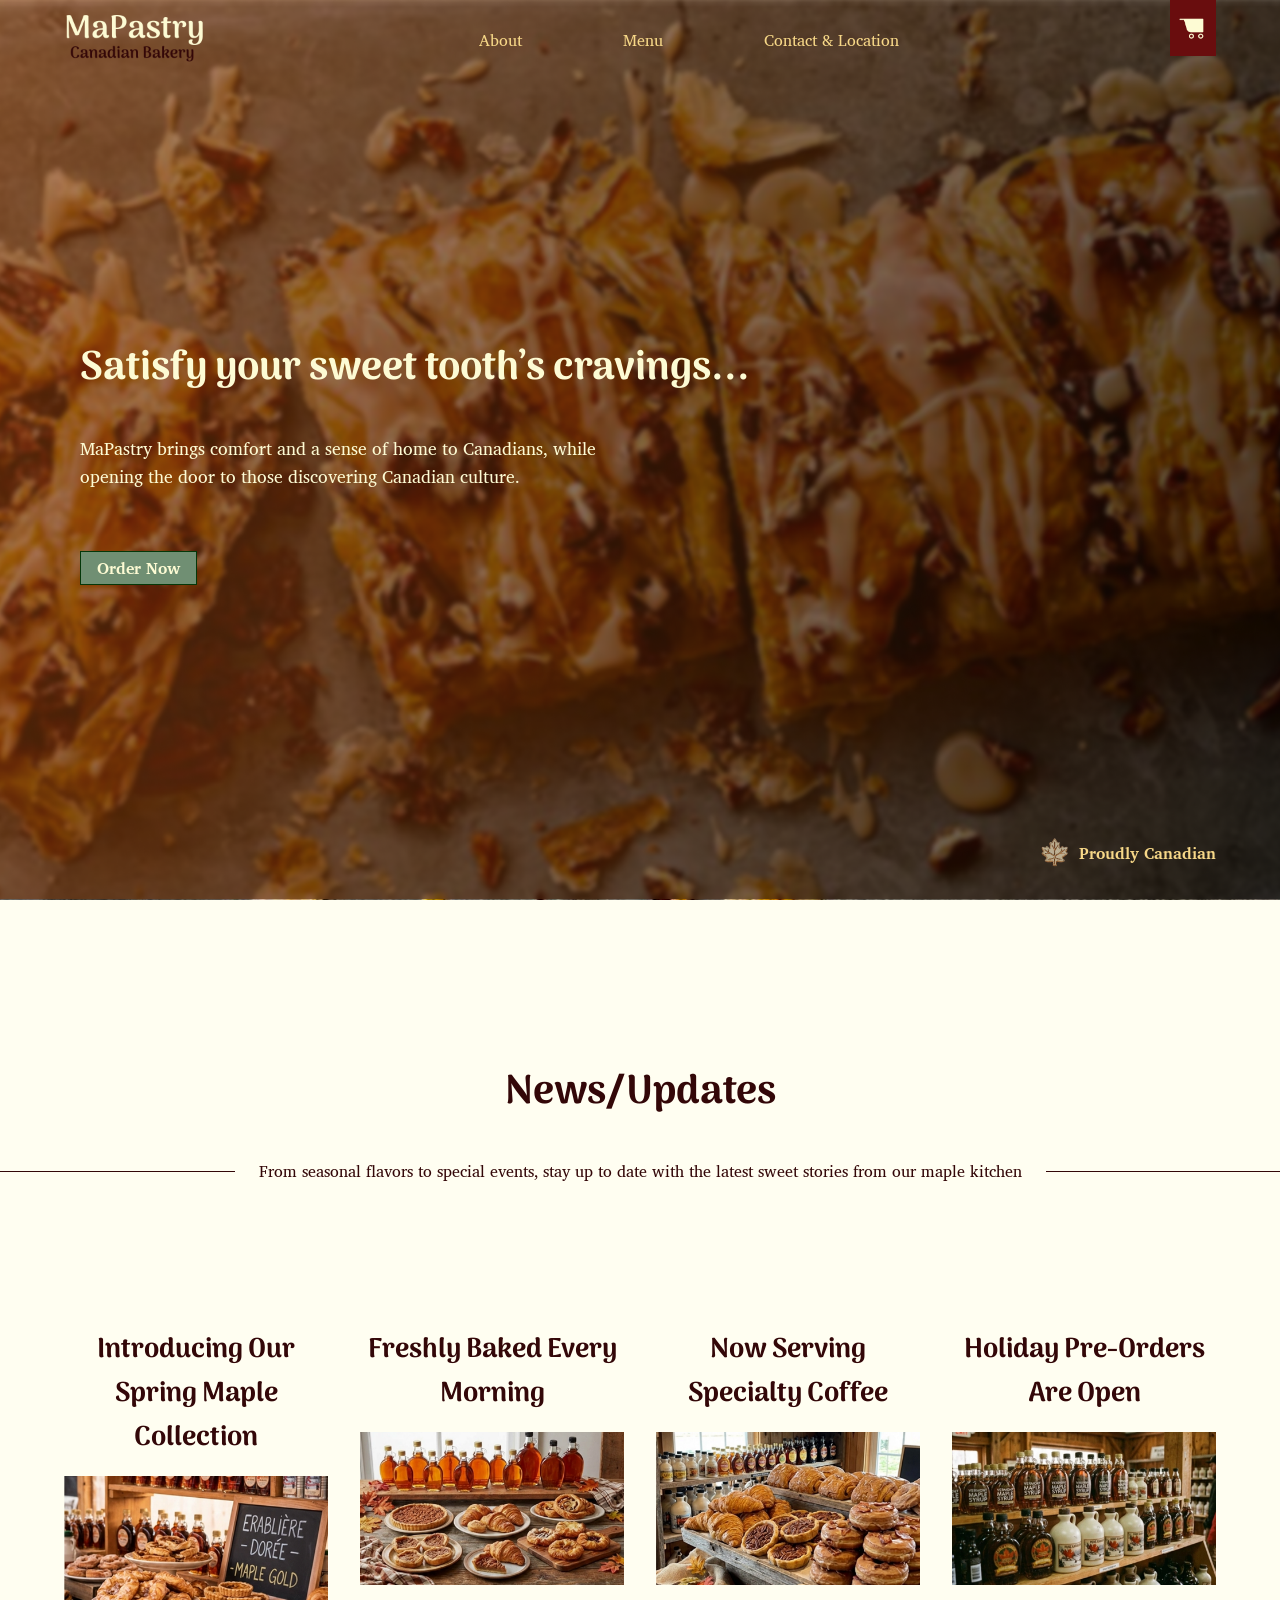
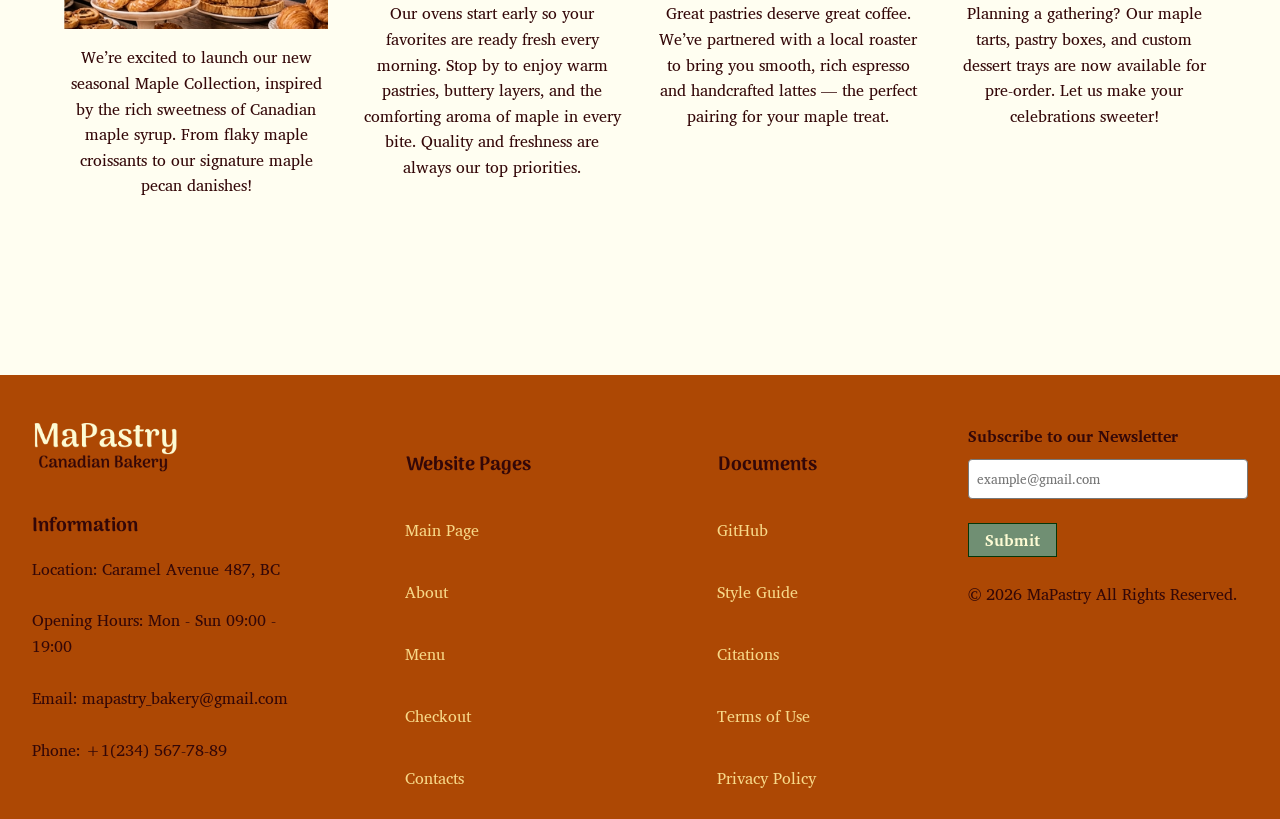
<file: index.html>
<!DOCTYPE html>
<html lang="en">
<head>
  <meta charset="utf-8">
  <meta name="viewport" content="width=device-width, initial-scale=1.0">

  <title>MaPastry – Canadian Bakery</title>

  <link href="main.css" rel="stylesheet">
  <link href="grids.css" rel="stylesheet">
  <link href="https://fonts.googleapis.com/css2?family=Arima+Madurai:wght@500;700;900&family=Charis+SIL:wght@400;700&display=swap" rel="stylesheet">
</head>

<body class="home-page">
<!--NAVIGATION BAR-->
<header>
  <nav id="navbar" class="navbar">
  <div class="logo">
<nav>
      <a href = "index.html" class = "logo">
        <img src="img/mapastry-logo.png" alt="MaPastry Canadian Bakery logo (MaPastry - white; Canadian Bakery - dark red)">
      </a>
      </nav>
  </div>

  <div class="main-nav">
    <a href="about.html" class="nav">About</a>
    <a href="product-list.html" class="nav">Menu</a>
    <a href="contacts.html" class="nav">Contact & Location</a>
  </div>

   <div class="cart">
    <a href="checkout.html" class = "icon">
      <img src="img/cart-icon.png" class = "default" alt="Shopping cart button (default)">
      <img src="img/cart-hover.png" class="hover" alt="Shopping cart button (hover)">
    </a>
  </div>
</nav>
</header>


  <!-- TOP SECTION -->
  <section class="top">


    <div class="top-content">
      <h1>Satisfy your sweet tooth’s cravings...</h1>

      <p>
        MaPastry brings comfort and a sense of home to Canadians, while opening the door to those discovering Canadian culture.
      </p>
      <div class="buttonLAND">
      <a href="product-list.html" class="form-button">
        Order Now
      </a>
      </div>
    </div>

    <div class="canadian-badge">
      <img src="img/maple-leaf.png" alt="Maple leaf icon (for proudly canadian badge)">
      <span>Proudly Canadian</span> <!-- I read about span here:https://developer.mozilla.org/en-US/docs/Web/HTML/Reference/Elements/span -->
    </div>

    

  </section>


  <!-- NEWS SECTION -->
  <section class="newsabout-section">
    <h2>News/Updates</h2>

    <p class="section-subtitle">
  From seasonal flavors to special events, stay up to date with the latest sweet stories from our maple kitchen
    </p>
  </section>

<section class="news-columns">

  <div class="news-card">
    <h3>Introducing Our Spring Maple Collection</h3>
      <img src="img/maplePastry1.png" alt="Maple desserts and maple syrups on the background. The image is for the news card about the new spring maple collection.">
    <p>
        We’re excited to launch our new seasonal Maple Collection, inspired by the rich sweetness of Canadian maple syrup. From flaky maple croissants to our signature maple pecan danishes!
    </p>
  </div>

  <div class="news-card">
    <h3>Freshly Baked Every Morning</h3>
      <img src="img/maplePastry2.png" alt="Fresh baked pastries and maple syrups on the background. The image is for the news card about freshly baked pastries every morning.">
    <p>
       Our ovens start early so your favorites are ready fresh every morning. Stop by to enjoy warm pastries, buttery layers, and the comforting aroma of maple in every bite. Quality and freshness are always our top priorities.
    </p>
  </div>

  <div class="news-card">
    <h3>Now Serving Specialty Coffee</h3>
      <img src="img/maplePastry3.png" alt="Maple Syrup pastries and maple syrups on the background. The image is for the news card about the new specialty coffee.">
    <p>
      Great pastries deserve great coffee. We’ve partnered with a local roaster to bring you smooth, rich espresso and handcrafted lattes — the perfect pairing for your maple treat.
    </p>
  </div>

  <div class="news-card">
    <h3>Holiday Pre-Orders Are Open</h3>
      <img src="img/maplePastry4.png" alt="Premium maple syrups. The image is for the news card about the holiday pre-orders.">
    <p>
      Planning a gathering? Our maple tarts, pastry boxes, and custom dessert trays are now available for pre-order. Let us make your celebrations sweeter!
    </p>
  </div>

</section>

<!-- FOR SCROLLING EFFECT (NAVBAR)-->
<script>
  const navbar = document.getElementById("navbar"); /* I learnt this here: https://developer.mozilla.org/en-US/docs/Web/API/Document/getElementById */
  const heroSection = document.querySelector(".top"); /* I learnt this here:https://developer.mozilla.org/en-US/docs/Web/API/Document/querySelector */

  window.addEventListener("scroll", function () { /* I learnt this here: https://developer.mozilla.org/en-US/docs/Web/API/Document/scroll_event */
    if (window.scrollY > heroSection.offsetHeight - 100) { /* I learnt about offsetHeight here:https://developer.mozilla.org/en-US/docs/Web/API/HTMLElement/offsetHeight */
      navbar.classList.add("scrolled"); /* I learnt about classList here:https://developer.mozilla.org/en-US/docs/Web/API/Element/classList */
    } else {
      navbar.classList.remove("scrolled");
    }
  });
</script>

<!-- FOOTER -->
<footer class = "web-footer">
        <div class = "footer-container">
          <div class = "footer-column-first">
            <img src="img/mapastry-logo.png" alt="MaPastry Canadian Bakery logo" width = 150 height = 50>
            <h4>Information</h4>
            <p>Location: Caramel Avenue 487, BC</p>
            <p>Opening Hours: Mon - Sun 09:00 - 19:00</p>
            <p>Email: mapastry_bakery@gmail.com</p>
            <p>Phone: +1(234) 567-78-89</p>
          </div>
          <div class = "footer-column-second">
            <h4>Website Pages</h4>
            <a href="index.html" class="navFooter">Main Page</a>
            <a href="about.html" class="navFooter">About</a>
            <a href="product-list.html" class="navFooter">Menu</a>
            <a href="checkout.html" class="navFooter">Checkout</a>
            <a href="contacts.html" class="navFooter">Contacts</a>
          </div>
          <div class = "footer-column-third">
            <h4>Documents</h4>
            <a href="https://github.com/Makusa-san/iat339-p2-team3" class = "navFooter">GitHub</a>
            <a href="style-guide.html" class = "navFooter">Style Guide</a>
            <a href="citations.html" class = "navFooter">Citations</a>
            <a href = "#" class = "navFooter">Terms of Use</a>
            <a href = "#" class = "navFooter">Privacy Policy</a>
          </div>
          <div class = "footer-column-fourth">
            <div class = "form-elements">
              <label for = "form-name">Subscribe to our Newsletter</label>
                <input type = "text" name = "form-name" id = "form-name" placeholder = "example@gmail.com">  
            </div>
            <a href="#" class="form-button">Submit</a>
            <p>© 2026 MaPastry All Rights Reserved.</p>
          </div>
        </div>
      </footer>


</body>
</html>
</file>
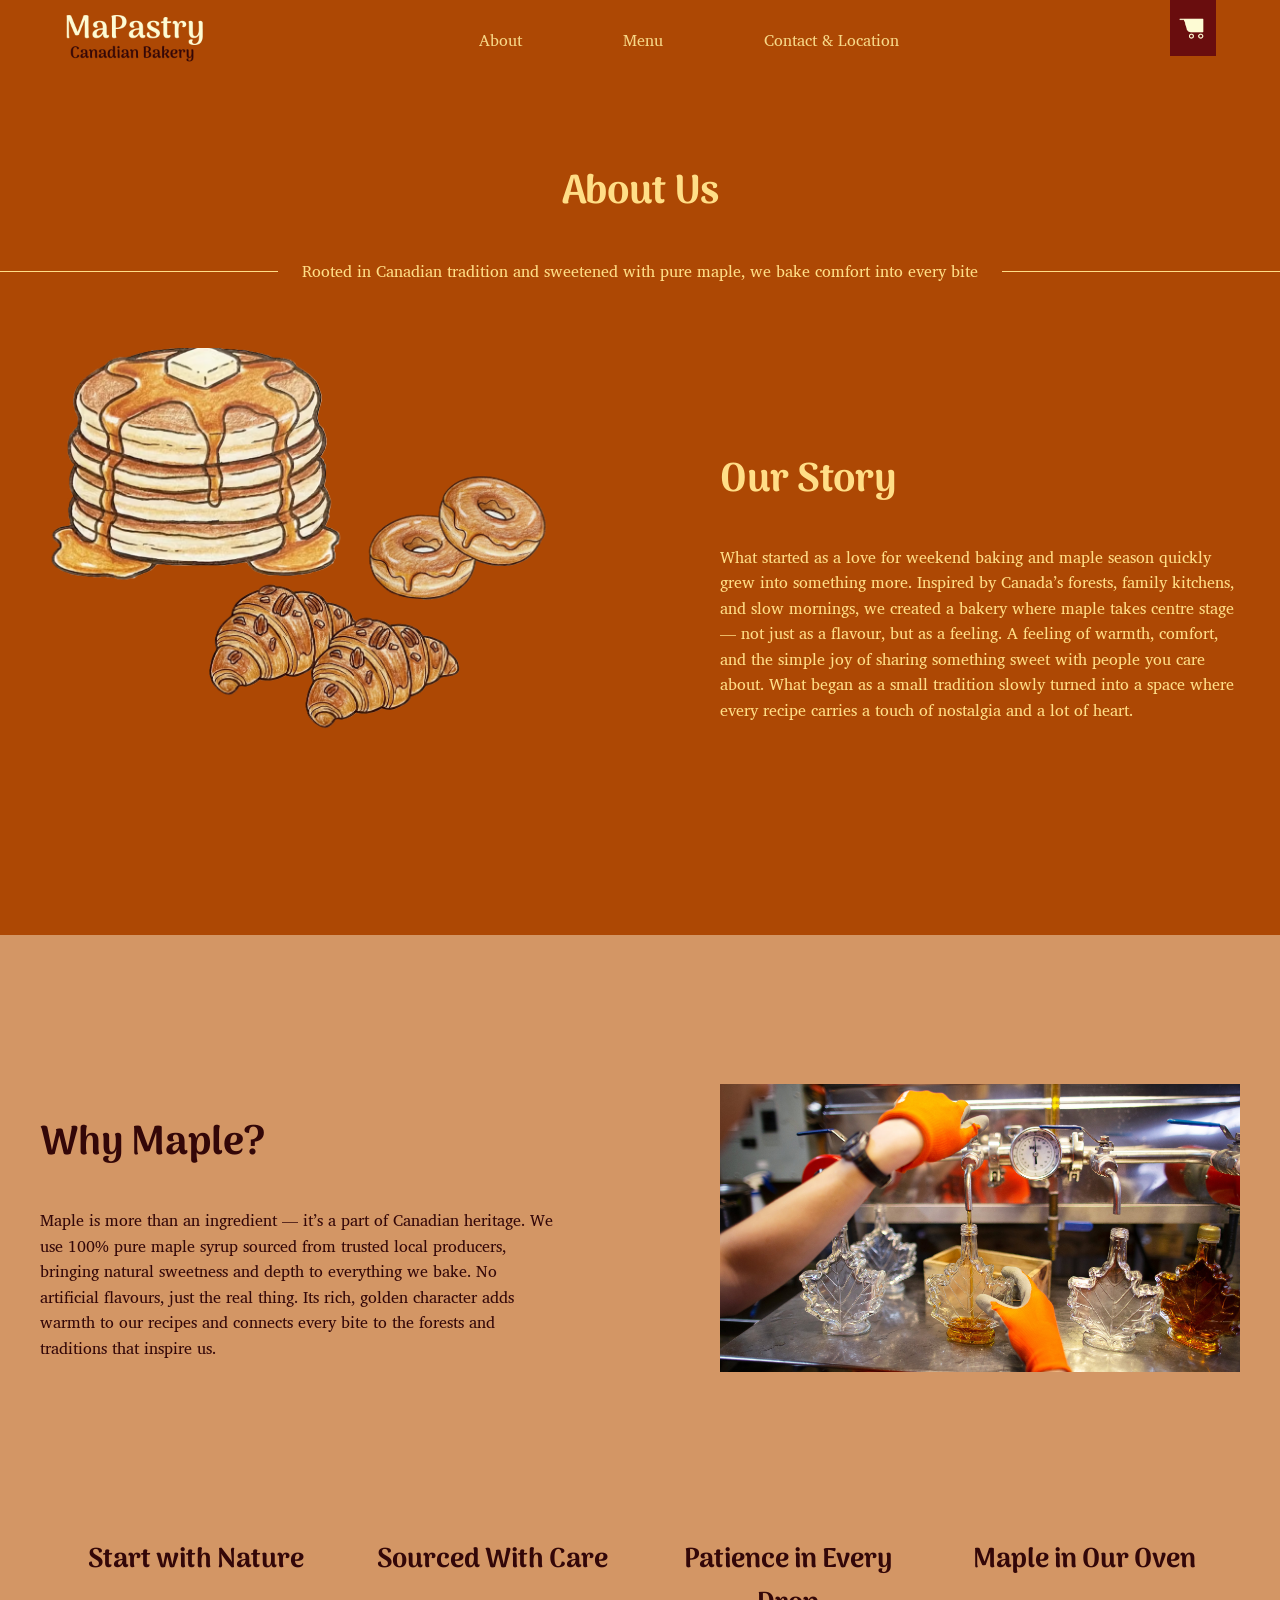
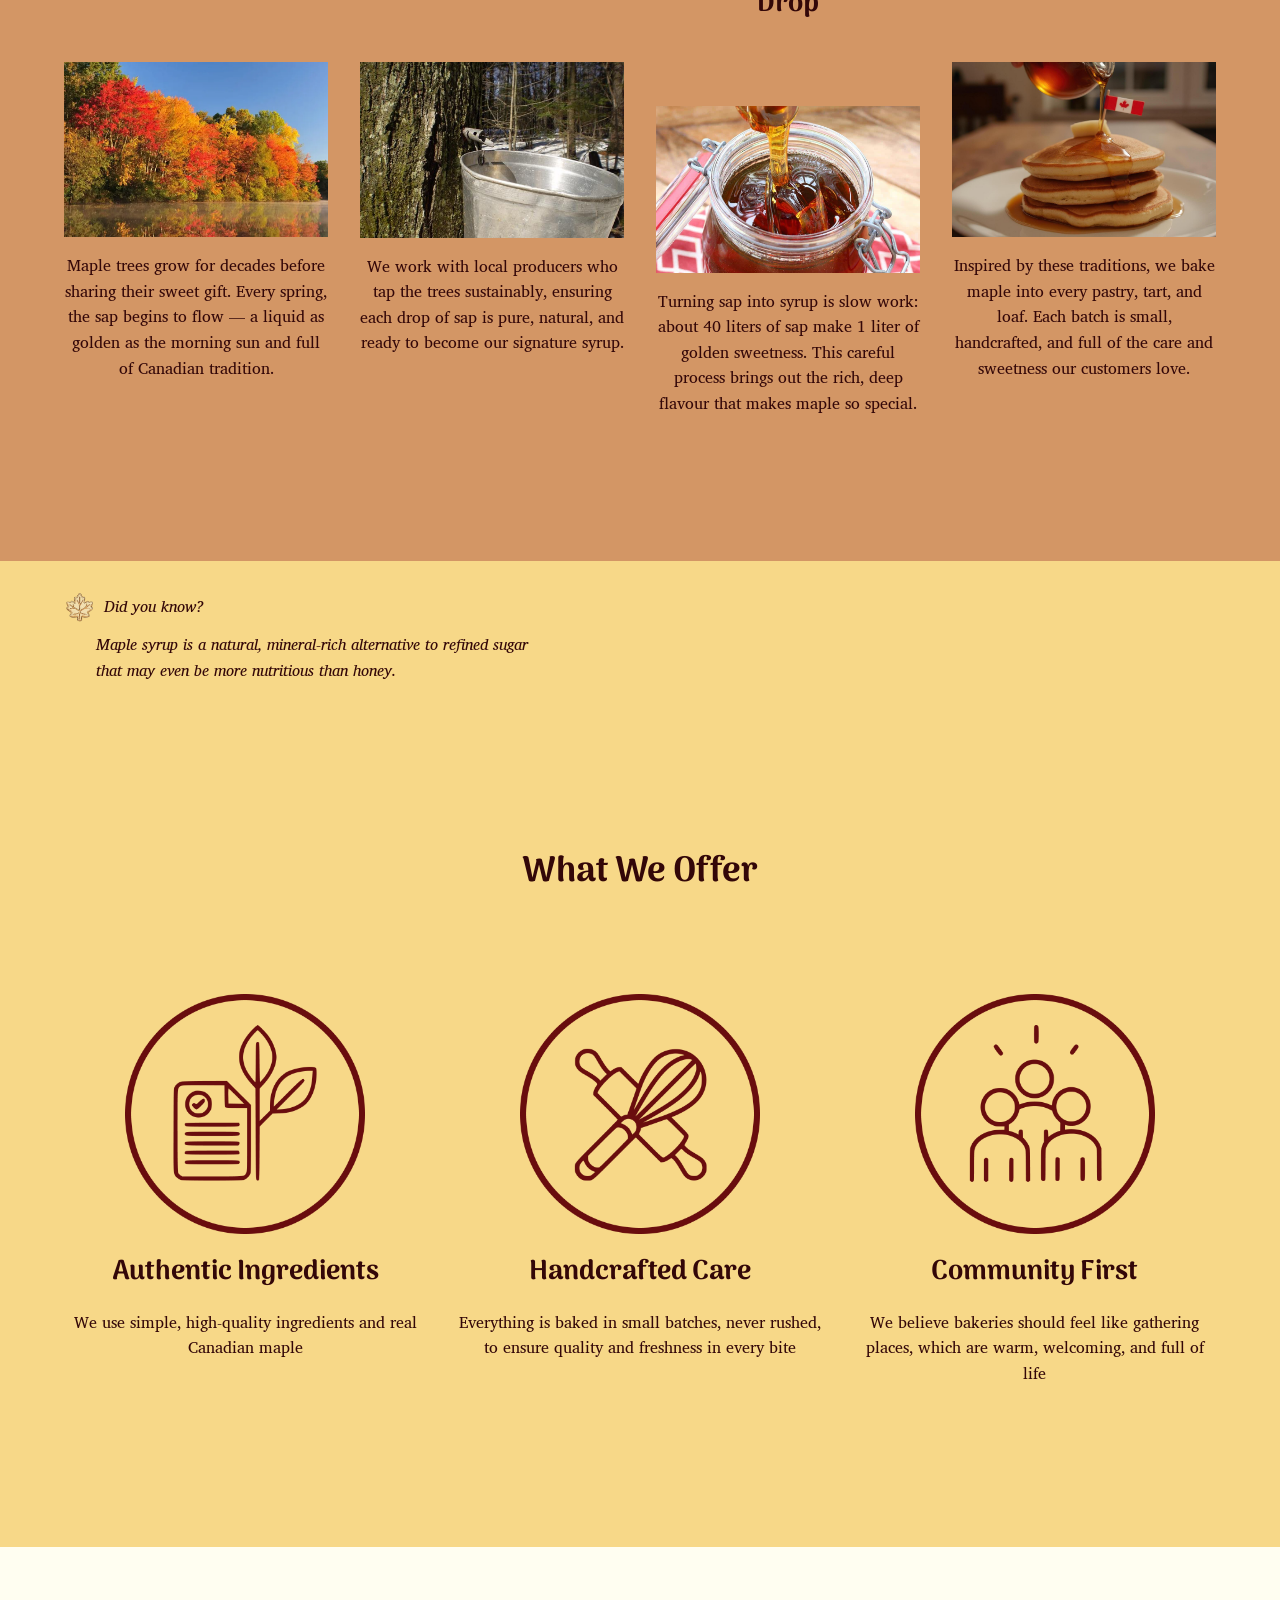
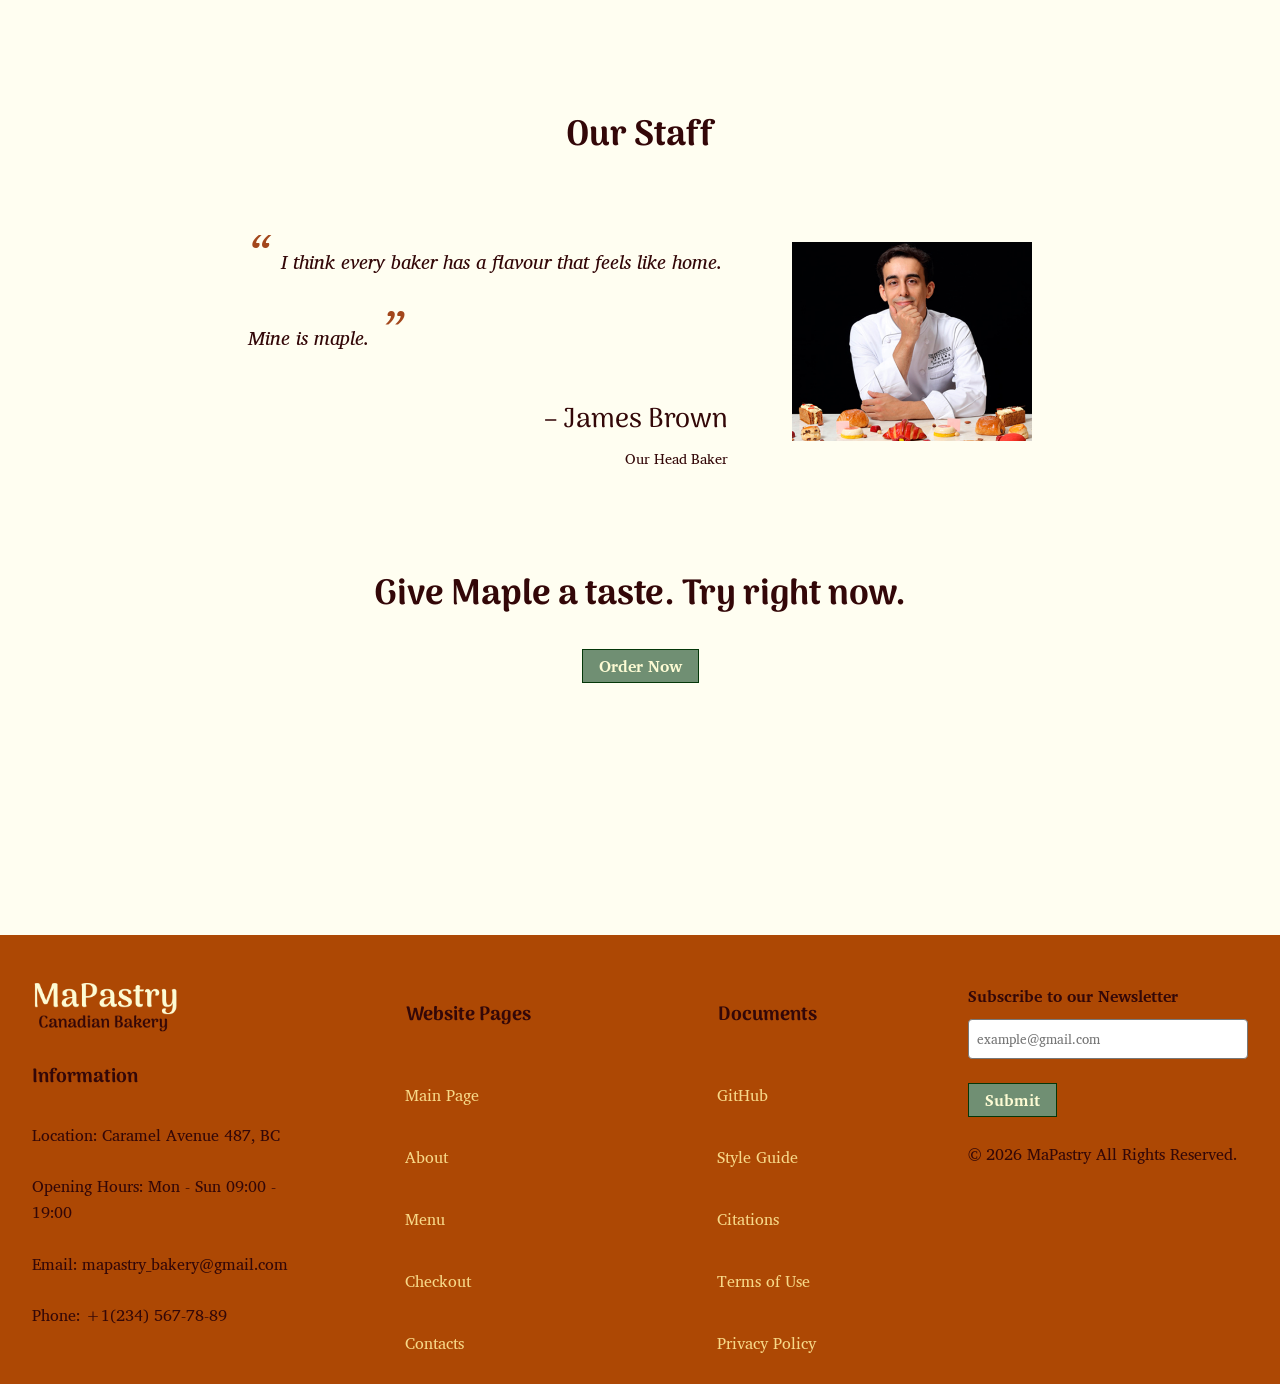
<file: about.html>
<!DOCTYPE html>
<html lang="en">
<head>
  <meta charset="utf-8">
  <meta name="viewport" content="width=device-width, initial-scale=1.0">
  
  <title>MaPastry – Canadian Bakery</title>

  <link href="main.css" rel="stylesheet">
  <link href="grids.css" rel="stylesheet">
  <link href="https://fonts.googleapis.com/css2?family=Arima+Madurai:wght@500;700;900&family=Charis+SIL:wght@400;700&display=swap" rel="stylesheet">
  <meta name="viewport" content="width=device-width, initial-scale=1.0">
</head>

<body class="about-page">
  <!--NAVIGATION BAR-->
  <header>
  <nav id="navbar" class="navbar">
  <div class="logo">

      <a href = "index.html" class = "logo">
        <img src="img/mapastry-logo.png" alt="MaPastry Canadian Bakery logo (for about page)">
      </a>
    
  </div>

  <div class="main-nav">
    <a href="about.html" class="nav">About</a>
    <a href="product-list.html" class="nav">Menu</a>
    <a href="contacts.html" class="nav">Contact & Location</a>
  </div>

   <div class="cart">
    <a href="checkout.html" class = "icon">
      <img src="img/cart-icon.png" class = "default" alt="Shopping cart icon default (for about page)">
      <img src="img/cart-hover.png" class="hover" alt="Shopping cart icon hover (for about page)">
    </a>
  </div>

</nav>
</header>

<!--<p ORANGE SECTION !-->
  <section class="bgOrange">
    <h2>About Us</h2>

<p class="orangeSection-subtitle">
 Rooted in Canadian tradition and sweetened with pure maple, we bake comfort into every bite
</p>

  <div class="about-container">
    
    <img src="img/aboutImg.png" alt="Drawings of Crepes, croissants and donuts with maple syrop (for about page)">

    <div class="about-text">
      <h2>Our Story</h2>
      <p>
       What started as a love for weekend baking and maple season quickly grew into something more. Inspired by Canada’s forests, family kitchens, and slow mornings, we created a bakery where maple takes centre stage — not just as a flavour, but as a feeling. A feeling of warmth, comfort, and the simple joy of sharing something sweet with people you care about. What began as a small tradition slowly turned into a space where every recipe carries a touch of nostalgia and a lot of heart.
      </p>
    </div>

  </div>
</section>

<!-- BEIGE SECTION !-->
<section class="bgBeige">

  <div class="about-container">

     <div class="about-text">
      <h2>Why Maple?</h2>
      <p>
       Maple is more than an ingredient — it’s a part of Canadian heritage. We use 100% pure maple syrup sourced from trusted local producers, bringing natural sweetness and depth to everything we bake. No artificial flavours, just the real thing. Its rich, golden character adds warmth to our recipes and connects every bite to the forests and traditions that inspire us.
      </p>
    </div>

    <img src="img/mapleSyrupProd.jpg" alt="Image of maple syrup production. Some person pours syrup in orange gloves (for about page)">


  </div>
</section>

<section class="bgBeige">
  <div class="news-columnsABOUT">

  <div class="news-card">
    <h3>Start with Nature</h3>
      <img src="img/sugar_maple1.png" alt="Maple tree in the forest near the lake - red, yellow, and green trees  (for about page)">
    <p>
       Maple trees grow for decades before sharing their sweet gift. Every spring, the sap begins to flow — a liquid as golden as the morning sun and full of Canadian tradition.
    </p>
  </div>

  <div class="news-card">
    <h3>Sourced With Care</h3>
      <img src="img/sugar_maple2.png" alt="Maple syrup production. A bucket hanging on the tree to collect sap (for about page)">
    <p>
       We work with local producers who tap the trees sustainably, ensuring each drop of sap is pure, natural, and ready to become our signature syrup.
    </p>
  </div>

  <div class="news-card">
    <h3>Patience in Every Drop</h3>
      <img src="img/sugar_maple3.png" alt="Maple syrup production. Syrup being poured into a container (for about page)">
    <p>
      Turning sap into syrup is slow work: about 40 liters of sap make 1 liter of golden sweetness. This careful process brings out the rich, deep flavour that makes maple so special.
  </div>

  <div class="news-card">
    <h3>Maple in Our Oven</h3>
      <img src="img/sugar_maple4.png" alt="Image of crepes with maple syrup on top (for about page)">
    <p>
     Inspired by these traditions, we bake maple into every pastry, tart, and loaf. Each batch is small, handcrafted, and full of the care and sweetness our customers love.
    </p>
    </div>
  </div>

</section>

<!-- YELLOW SECTION !-->
 <section class="bgYellow">

 <div class="canadian-badge bgYellow">
    <div class="badge-top">
      <img src="img/maple-leaf.png" alt="Maple leaf icon - a small hint.(for about page)">
      <span>Did you know?</span>
      </div>
      <p>Maple syrup is a natural, mineral-rich alternative to refined sugar that may even be more nutritious than honey.</p>
    </div>

    <h2>What We Offer</h2>
<div class="values-columns">
  <div class="news-card">
      <img src="img/leafIcon.png" alt="Icon of High quality ingredients - paper and leaf. (for about page)">
      <h3>Authentic Ingredients</h3>
    <p>
     We use simple, high-quality ingredients and real Canadian maple
    </p>
    </div>

     <div class="news-card">
      <img src="img/bakeIcon.png" alt="Icon of Bakery - rolling pin and whisk. (for about page)">
      <h3>Handcrafted Care</h3>
    <p>
    Everything is baked in small batches, never rushed, to ensure quality and freshness in every bite
    </p>
    </div>

     <div class="news-card">
      <img src="img/commIcon.png" alt="Icon of Community - group of 3 people. (for about page)">
      <h3>Community First</h3>
    <p>
    We believe bakeries should feel like gathering places, which are warm, welcoming, and full of life
    </p>
    </div>
</div>
</section>

<!-- WHITE STAFF QUOTE SECTION !-->
<section class="staff-quote">

      <h2>Our Staff</h2>
  
 <div class="staff-content">

    <div class="quote-side">
      <div class="quote-text">
        <p>
          I think every baker has a flavour that feels like home.
          Mine is maple.
        </p>
      </div>

      <div class="quote-author">
        <h3>– James Brown</h3>
        <p>Our Head Baker</p>
      </div>
    </div>

    <div class="staff-image">
      <img src="img/chefBake.png" alt="Image of the person on the black background- James Brown Head Baker">
    </div>

  </div>

  <h2>Give Maple a taste. Try right now.</h2>
   <a href="product-list.html" class="form-button">
        Order Now
      </a>
</section>
 

<!-- FOOTER -->
 <footer class = "web-footer">
        <div class = "footer-container">
          <div class = "footer-column-first">
            <img src="img/mapastry-logo.png" alt="MaPastry Canadian Bakery logo" width = 150 height = 50>
            <h3>Information</h3>
            <p>Location: Caramel Avenue 487, BC</p>
            <p>Opening Hours: Mon - Sun 09:00 - 19:00</p>
            <p>Email: mapastry_bakery@gmail.com</p>
            <p>Phone: +1(234) 567-78-89</p>
          </div>
          <div class = "footer-column-second">
            <h3>Website Pages</h3>
            <a href="index.html" class="navFooter">Main Page</a>
            <a href="about.html" class="navFooter">About</a>
            <a href="product-list.html" class="navFooter">Menu</a>
            <a href="checkout.html" class="navFooter">Checkout</a>
            <a href="contacts.html" class="navFooter">Contacts</a>
          </div>
          <div class = "footer-column-third">
            <h3>Documents</h3>
            <a href="https://github.com/Makusa-san/iat339-p2-team3" class = "navFooter">GitHub</a>
            <a href="index.html" class = "navFooter">Style Guide</a>
            <a href="citations.html" class = "navFooter">Citations</a>
            <a href = "#" class = "navFooter">Terms of Use</a>
            <a href = "#" class = "navFooter">Privacy Policy</a>
          </div>
          <div class = "footer-column-fourth">
            <div class = "form-elements">
              <label for = "form-name">Subscribe to our Newsletter</label>
                <input type = "text" name = "form-name" id = "form-name" placeholder = "example@gmail.com">  
            </div>
            <a href="#" class="form-button">Submit</a>
            <p>© 2026 MaPastry All Rights Reserved.</p>
          </div>
        </div>
   </footer>
 
</body>
</html>
</file>
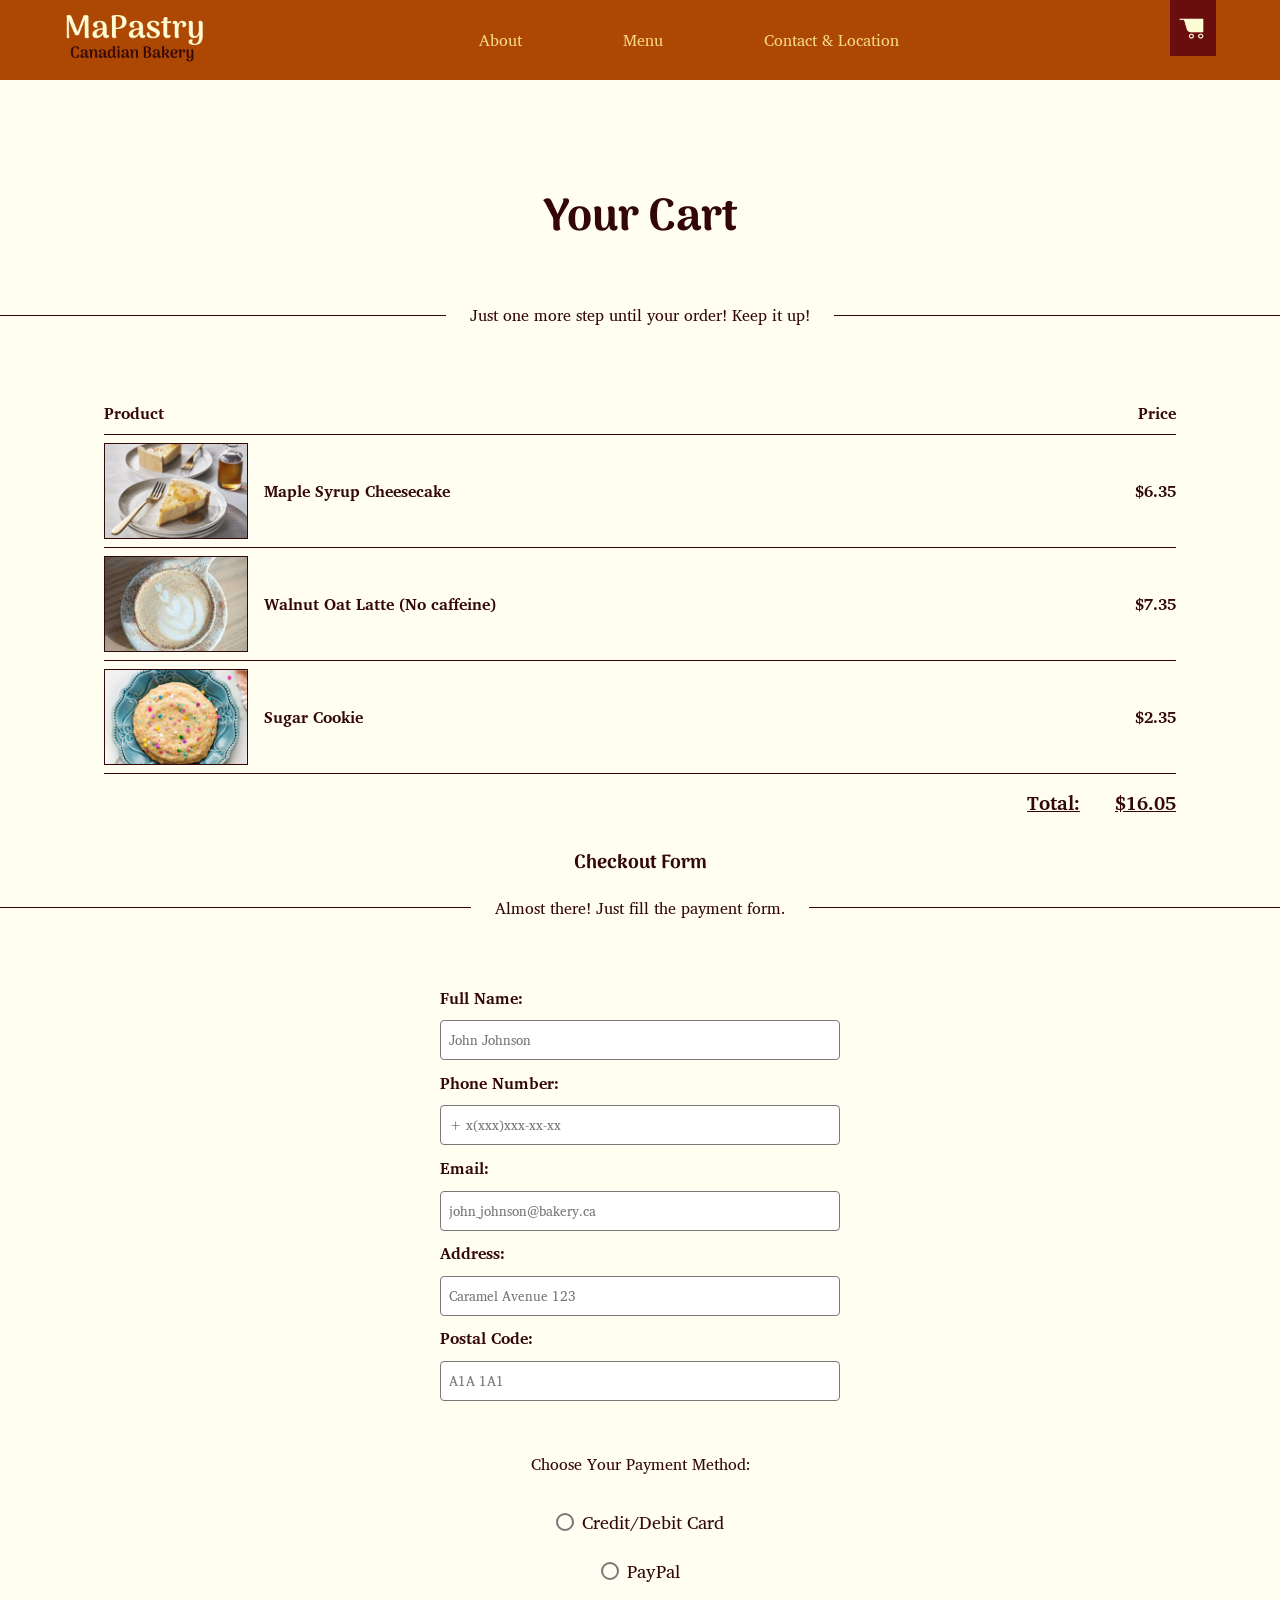
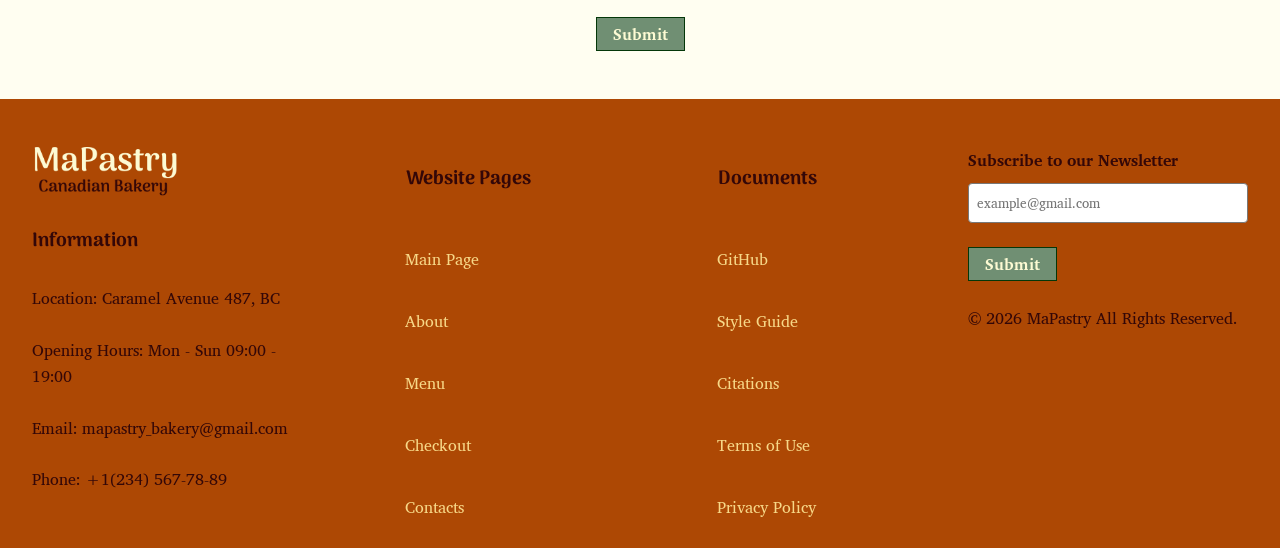
<file: checkout.html>
<!DOCTYPE html>
<html lang = "en">
    <head>

        <meta charset="utf-8">
        <meta name="viewport" content="width=device-width, initial-scale=1.0">
        <title>Cake Products Section</title>

        <link href="main.css" rel="stylesheet">
        <link href="grids.css" rel="stylesheet">
        <link href="https://fonts.googleapis.com/css2?family=Arima+Madurai:wght@300;400;500;700&display=swap" rel="stylesheet">
        <link href="https://fonts.googleapis.com/css2?family=Charis+SIL:ital,wght@0,400;0,700;1,400;1,700&display=swap" rel="stylesheet">

        <!--used fonts-->
    </head>

    <body class = "products-page">

      <!--NAVIGATION BAR-->
      <header>
        <nav id="navbar" class="navbar">
  <div class="logo">

      <a href = "index.html" class = "logo">
        <img src="img/mapastry-logo.png" alt="MaPastry Canadian Bakery logo (for about page)">
      </a>
    
  </div>

  <div class="main-nav">
    <a href="about.html" class="nav">About</a>
    <a href="product-list.html" class="nav">Menu</a>
    <a href="contacts.html" class="nav">Contact & Location</a>
  </div>

   <div class="cart">
    <a href="checkout.html" class = "icon">
      <img src="img/cart-icon.png" class = "default" alt="Shopping cart icon default (for about page)">
      <img src="img/cart-hover.png" class="hover" alt="Shopping cart icon hover (for about page)">
    </a>
  </div>

</nav>
</header>
        <!-- Cart -->
  <section class="checkout-element">
    <h1 class = "checkout-header">Your Cart</h1>
      <p class = "checkout-subtitle">Just one more step until your order! Keep it up!</p>
      <div class="checkout-cart">
        <ul class="cart-items">
          <li class = "cart-header">
              <div class = "header-product">Product</div>
              <div class = "header-price">Price</div>
          </li>
          <li class="cart-item">
            <div class="item-details">
              <img src="img/maple-cake.jpg" alt="Maple Syrup Cheesecake" class="cart-item-image"> <!--cheesecake image: https://www.google.com/search?sca_esv=449808707ab54592&rlz=1C5CHFA_enRU907RU908&sxsrf=ANbL-n4_2D99c-ySaFGrkwpUbXqF6I4DnA:1769443565425&udm=2&fbs=[base64]&q=maple+cheesecake&sa=X&sqi=2&ved=2ahUKEwj3gav5yqmSAxVMEjQIHQCUFR4QtKgLegQIGhAB&biw=1422&bih=849&dpr=2&aic=0#vhid=mEJMOMpN0LvPjM&vssid=mosaic-->
              <div class="item-name">Maple Syrup Cheesecake</div>
            </div>
            <div class="item-price">$6.35</div>
          </li>
          <li class="cart-item">
            <div class="item-details">
              <img src="img/latte.jpeg" alt="Walnut Oat Latte" class="cart-item-image"> <!--latte image: https://myveganminimalist.com/oat-milk-latte-foamy-vegan/-->
              <div class="item-name">Walnut Oat Latte (No caffeine)</div>
            </div>
            <div class="item-price">$7.35</div>
          </li>
          <li class="cart-item">
            <div class="item-details">
              <img src="img/cookie.jpg" alt="Sugar Cookie" class="cart-item-image"> <!--cookie image: https://sallysbakingaddiction.com/giant-sugar-cookie/-->
              <div class="item-name">Sugar Cookie</div>
            </div>
            <div class="item-price">$2.35</div>
          </li>
          <li class="cart-total">
            <div class="total-label">Total:</div>
              <div class="total-value">$16.05</div>
          </li>
        </ul>
      </div>
      <!-- Payment Form -->
      <h2 class = "payment-header">Checkout Form</h2>
      <p class = "checkout-subtitle">Almost there! Just fill the payment form.</p>
      <form class="payment-form">
        <div class = "form-elements">
          <label for = "form-name">Full Name:</label>
            <input type = "text" name = "form-name" id = "form-name" placeholder = "John Johnson">
          <label for = "form-phone">Phone Number:</label>
            <input type = "text" name = "form-phone" id = "form-phone" placeholder = "+ x(xxx)xxx-xx-xx">
          <label for = "form-email">Email:</label>
            <input type = "text" name = "form-email" id = "form-email" placeholder = "john_johnson@bakery.ca">
          <label for = "form-address">Address:</label>
            <input type = "text" name = "form-address" id = "form-address" placeholder = "Caramel Avenue 123">
          <label for = "form-post">Postal Code:</label>
            <input type = "text" name = "form-post" id = "form-post" placeholder = "A1A 1A1">
        </div>
        <p>Choose Your Payment Method:</p>
        <label class="radio">
          <input type="radio" name="plan">
          <span class="custom-radio"></span>
          Credit/Debit Card
        </label>
        <label class="radio">
          <input type="radio" name="plan">
          <span class="custom-radio"></span>
          PayPal
        </label>
        <button class = "form-button" type = "submit">Submit</button>
      </form>
    </section>
        
        <!-- FOOTER -->
         <footer class = "web-footer">
        <div class = "footer-container">
          <div class = "footer-column-first">
            <img src="img/mapastry-logo.png" alt="MaPastry Canadian Bakery logo" width = 150 height = 50>
            <h3>Information</h3>
            <p>Location: Caramel Avenue 487, BC</p>
            <p>Opening Hours: Mon - Sun 09:00 - 19:00</p>
            <p>Email: mapastry_bakery@gmail.com</p>
            <p>Phone: +1(234) 567-78-89</p>
          </div>
          <div class = "footer-column-second">
            <h3>Website Pages</h3>
            <a href="index.html" class="navFooter">Main Page</a>
            <a href="about.html" class="navFooter">About</a>
            <a href="product-list.html" class="navFooter">Menu</a>
            <a href="checkout.html" class="navFooter">Checkout</a>
            <a href="contacts.html" class="navFooter">Contacts</a>
          </div>
          <div class = "footer-column-third">
            <h3>Documents</h3>
            <a href="https://github.com/Makusa-san/iat339-p2-team3" class = "navFooter">GitHub</a>
            <a href="index.html" class = "navFooter">Style Guide</a>
            <a href="citations.html" class = "navFooter">Citations</a>
            <a href = "#" class = "navFooter">Terms of Use</a>
            <a href = "#" class = "navFooter">Privacy Policy</a>
          </div>
          <div class = "footer-column-fourth">
            <div class = "form-elements">
              <label for = "form-name">Subscribe to our Newsletter</label>
                <input type = "text" name = "form-name" id = "form-name" placeholder = "example@gmail.com">  
            </div>
            <a href="#" class="form-button">Submit</a>
            <p>© 2026 MaPastry All Rights Reserved.</p>
          </div>
        </div>
      </footer>
    </body>
</html>
</file>
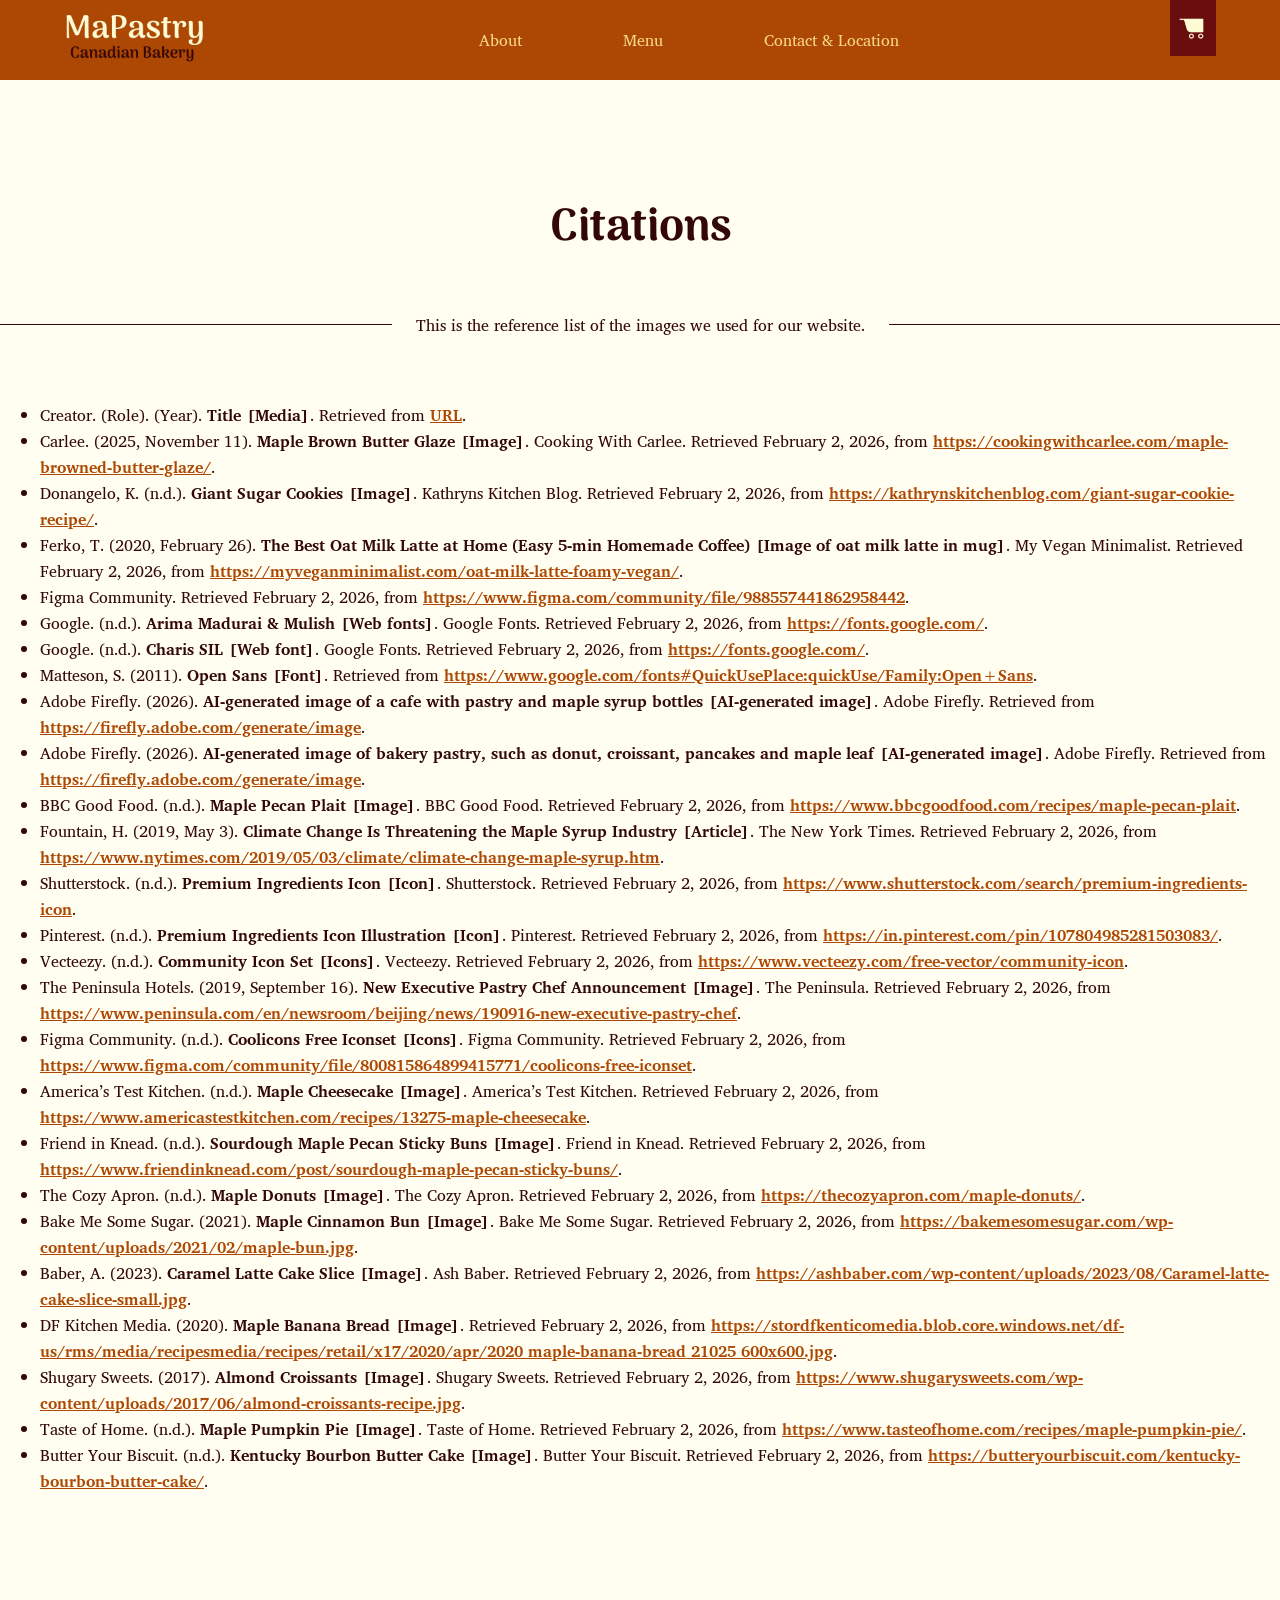
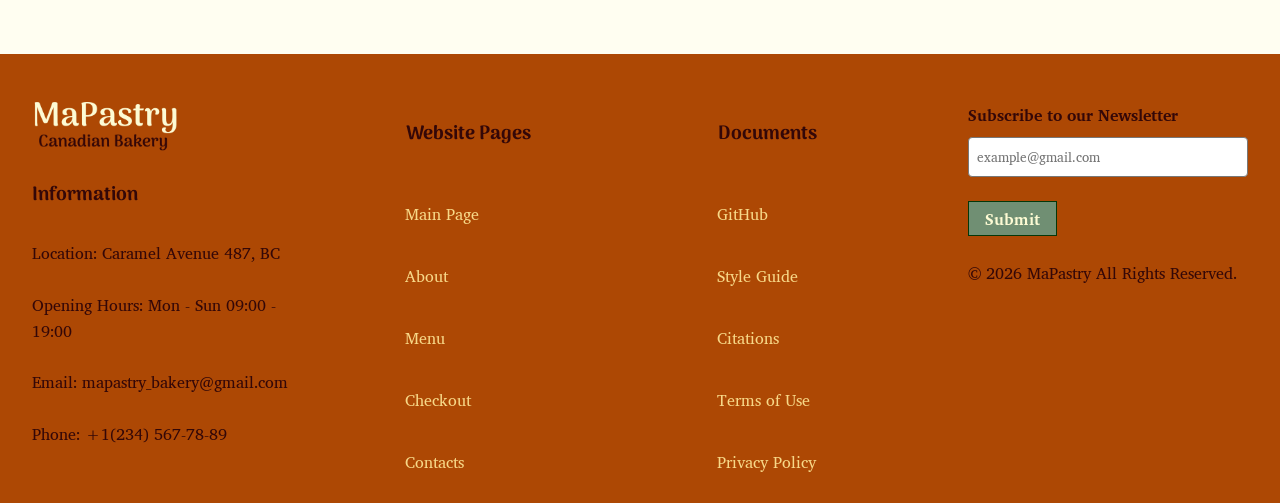
<file: citations.html>
<!DOCTYPE html>
<html lang="en">
<head>
  <meta charset="utf-8">
  <meta name="viewport" content="width=device-width, initial-scale=1.0">
  
  <title>MaPastry – Canadian Bakery</title>

  <link href="main.css" rel="stylesheet">
  <link href="grids.css" rel="stylesheet">
  <link href="https://fonts.googleapis.com/css2?family=Arima+Madurai:wght@500;700;900&family=Charis+SIL:wght@400;700&display=swap" rel="stylesheet">
  <meta name="viewport" content="width=device-width, initial-scale=1.0">
</head>

<body class="about-page">
  <!--NAVIGATION BAR-->
  <header>
  <nav id="navbar" class="navbar">
  <div class="logo">

      <a href = "index.html" class = "logo">
        <img src="img/mapastry-logo.png" alt="MaPastry Canadian Bakery logo (for about page)">
      </a>
    
  </div>

  <div class="main-nav">
    <a href="about.html" class="nav">About</a>
    <a href="product-list.html" class="nav">Menu</a>
    <a href="contacts.html" class="nav">Contact & Location</a>
  </div>

   <div class="cart">
    <a href="checkout.html" class = "icon">
      <img src="img/cart-icon.png" class = "default" alt="Shopping cart icon default (for about page)">
      <img src="img/cart-hover.png" class="hover" alt="Shopping cart icon hover (for about page)">
    </a>
  </div>
</nav>
</header>

<!-- MAIN SECTION !-->
  <section class="citations">
    <h1>Citations</h1>

 <p class="section-subtitle">
 This is the reference list of the images we used for our website.
</p>

  <div class="citations">

     <ul>
  <li>Creator. (Role). (Year). <strong>Title [Media]</strong>. Retrieved from <a href="#" class="text-link">URL</a>.</li>

  <li>Carlee. (2025, November 11). <strong>Maple Brown Butter Glaze [Image]</strong>. Cooking With Carlee. Retrieved February 2, 2026, from <a href="https://cookingwithcarlee.com/maple-browned-butter-glaze/" class="text-link">https://cookingwithcarlee.com/maple-browned-butter-glaze/</a>.</li>

  <li>Donangelo, K. (n.d.). <strong>Giant Sugar Cookies [Image]</strong>. Kathryns Kitchen Blog. Retrieved February 2, 2026, from <a href="https://kathrynskitchenblog.com/giant-sugar-cookie-recipe/" class="text-link">https://kathrynskitchenblog.com/giant-sugar-cookie-recipe/</a>.</li>

  <li>Ferko, T. (2020, February 26). <strong>The Best Oat Milk Latte at Home (Easy 5-min Homemade Coffee) [Image of oat milk latte in mug]</strong>. My Vegan Minimalist. Retrieved February 2, 2026, from <a href="https://myveganminimalist.com/oat-milk-latte-foamy-vegan/" class="text-link">https://myveganminimalist.com/oat-milk-latte-foamy-vegan/</a>.</li>

  <li>Figma Community. Retrieved February 2, 2026, from <a href="https://www.figma.com/community/file/988557441862958442" class="text-link">https://www.figma.com/community/file/988557441862958442</a>.</li>

  <li>Google. (n.d.). <strong>Arima Madurai & Mulish [Web fonts]</strong>. Google Fonts. Retrieved February 2, 2026, from <a href="https://fonts.google.com/x" class="text-link">https://fonts.google.com/</a>.</li>

  <li>Google. (n.d.). <strong>Charis SIL [Web font]</strong>. Google Fonts. Retrieved February 2, 2026, from <a href="https://fonts.google.com/" class="text-link">https://fonts.google.com/</a>.</li>

  <li>Matteson, S. (2011). <strong>Open Sans [Font]</strong>. Retrieved from <a href="https://www.google.com/fonts#QuickUsePlace:quickUse/Family:Open+Sans" class="text-link">https://www.google.com/fonts#QuickUsePlace:quickUse/Family:Open+Sans</a>.</li>

  <li>Adobe Firefly. (2026). <strong>AI-generated image of a cafe with pastry and maple syrup bottles [AI-generated image]</strong>. Adobe Firefly. Retrieved from <a href="https://firefly.adobe.com/generate/image" class="text-link">https://firefly.adobe.com/generate/image</a>.</li>

  <li>Adobe Firefly. (2026). <strong>AI-generated image of bakery pastry, such as donut, croissant, pancakes and maple leaf [AI-generated image]</strong>. Adobe Firefly. Retrieved from <a href="https://firefly.adobe.com/generate/image" class="text-link">https://firefly.adobe.com/generate/image</a>.</li>

  <li>BBC Good Food. (n.d.). <strong>Maple Pecan Plait [Image]</strong>. BBC Good Food. Retrieved February 2, 2026, from <a href="https://www.bbcgoodfood.com/recipes/maple-pecan-plait" class="text-link">https://www.bbcgoodfood.com/recipes/maple-pecan-plait</a>.</li>

  <li>Fountain, H. (2019, May 3). <strong>Climate Change Is Threatening the Maple Syrup Industry [Article]</strong>. The New York Times. Retrieved February 2, 2026, from <a href="https://www.nytimes.com/2019/05/03/climate/climate-change-maple-syrup.htm" class="text-link">https://www.nytimes.com/2019/05/03/climate/climate-change-maple-syrup.htm</a>.</li>

  <li>Shutterstock. (n.d.). <strong>Premium Ingredients Icon [Icon]</strong>. Shutterstock. Retrieved February 2, 2026, from <a href="https://www.shutterstock.com/search/premium-ingredients-icon" class="text-link">https://www.shutterstock.com/search/premium-ingredients-icon</a>.</li>

  <li>Pinterest. (n.d.). <strong>Premium Ingredients Icon Illustration [Icon]</strong>. Pinterest. Retrieved February 2, 2026, from <a href="https://in.pinterest.com/pin/107804985281503083/" class="text-link">https://in.pinterest.com/pin/107804985281503083/</a>.</li>

  <li>Vecteezy. (n.d.). <strong>Community Icon Set [Icons]</strong>. Vecteezy. Retrieved February 2, 2026, from <a href="https://www.vecteezy.com/free-vector/community-icon" class="text-link">https://www.vecteezy.com/free-vector/community-icon</a>.</li>

  <li>The Peninsula Hotels. (2019, September 16). <strong>New Executive Pastry Chef Announcement [Image]</strong>. The Peninsula. Retrieved February 2, 2026, from <a href="https://www.peninsula.com/en/newsroom/beijing/news/190916-new-executive-pastry-chef" class="text-link">https://www.peninsula.com/en/newsroom/beijing/news/190916-new-executive-pastry-chef</a>.</li>

  <li>Figma Community. (n.d.). <strong>Coolicons Free Iconset [Icons]</strong>. Figma Community. Retrieved February 2, 2026, from <a href="https://www.figma.com/community/file/800815864899415771/coolicons-free-iconset" class="text-link">https://www.figma.com/community/file/800815864899415771/coolicons-free-iconset</a>.</li>

  <li>America’s Test Kitchen. (n.d.). <strong>Maple Cheesecake [Image]</strong>. America’s Test Kitchen. Retrieved February 2, 2026, from <a href="https://www.americastestkitchen.com/recipes/13275-maple-cheesecake" class="text-link">https://www.americastestkitchen.com/recipes/13275-maple-cheesecake</a>.</li>

  <li>Friend in Knead. (n.d.). <strong>Sourdough Maple Pecan Sticky Buns [Image]</strong>. Friend in Knead. Retrieved February 2, 2026, from <a href="https://www.friendinknead.com/post/sourdough-maple-pecan-sticky-buns/" class="text-link">https://www.friendinknead.com/post/sourdough-maple-pecan-sticky-buns/</a>.</li>

  <li>The Cozy Apron. (n.d.). <strong>Maple Donuts [Image]</strong>. The Cozy Apron. Retrieved February 2, 2026, from <a href="https://thecozyapron.com/maple-donuts/" class="text-link">https://thecozyapron.com/maple-donuts/</a>.</li>

  <li>Bake Me Some Sugar. (2021). <strong>Maple Cinnamon Bun [Image]</strong>. Bake Me Some Sugar. Retrieved February 2, 2026, from <a href="https://bakemesomesugar.com/wp-content/uploads/2021/02/maple-bun.jpg" class="text-link">https://bakemesomesugar.com/wp-content/uploads/2021/02/maple-bun.jpg</a>.</li>

  <li>Baber, A. (2023). <strong>Caramel Latte Cake Slice [Image]</strong>. Ash Baber. Retrieved February 2, 2026, from <a href="https://ashbaber.com/wp-content/uploads/2023/08/Caramel-latte-cake-slice-small.jpg" class="text-link">https://ashbaber.com/wp-content/uploads/2023/08/Caramel-latte-cake-slice-small.jpg</a>.</li>

  <li>DF Kitchen Media. (2020). <strong>Maple Banana Bread [Image]</strong>. Retrieved February 2, 2026, from <a href="https://stordfkenticomedia.blob.core.windows.net/df-us/rms/media/recipesmedia/recipes/retail/x17/2020/apr/2020_maple-banana-bread_21025_600x600.jpg" class="text-link">https://stordfkenticomedia.blob.core.windows.net/df-us/rms/media/recipesmedia/recipes/retail/x17/2020/apr/2020_maple-banana-bread_21025_600x600.jpg</a>.</li>

  <li>Shugary Sweets. (2017). <strong>Almond Croissants [Image]</strong>. Shugary Sweets. Retrieved February 2, 2026, from <a href="https://www.shugarysweets.com/wp-content/uploads/2017/06/almond-croissants-recipe.jpg" class="text-link">https://www.shugarysweets.com/wp-content/uploads/2017/06/almond-croissants-recipe.jpg</a>.</li>

  <li>Taste of Home. (n.d.). <strong>Maple Pumpkin Pie [Image]</strong>. Taste of Home. Retrieved February 2, 2026, from <a href="https://www.tasteofhome.com/recipes/maple-pumpkin-pie/" class="text-link">https://www.tasteofhome.com/recipes/maple-pumpkin-pie/</a>.</li>

  <li>Butter Your Biscuit. (n.d.). <strong>Kentucky Bourbon Butter Cake [Image]</strong>. Butter Your Biscuit. Retrieved February 2, 2026, from <a href="https://butteryourbiscuit.com/kentucky-bourbon-butter-cake/" class="text-link">https://butteryourbiscuit.com/kentucky-bourbon-butter-cake/</a>.</li>
</ul>

    </section>
</section>


<!-- FOOTER -->
 <footer class = "web-footer">
        <div class = "footer-container">
          <div class = "footer-column-first">
            <img src="img/mapastry-logo.png" alt="MaPastry Canadian Bakery logo" width = 150 height = 50>
            <h3>Information</h3>
            <p>Location: Caramel Avenue 487, BC</p>
            <p>Opening Hours: Mon - Sun 09:00 - 19:00</p>
            <p>Email: mapastry_bakery@gmail.com</p>
            <p>Phone: +1(234) 567-78-89</p>
          </div>
          <div class = "footer-column-second">
            <h3>Website Pages</h3>
            <a href="index.html" class="navFooter">Main Page</a>
            <a href="about.html" class="navFooter">About</a>
            <a href="product-list.html" class="navFooter">Menu</a>
            <a href="checkout.html" class="navFooter">Checkout</a>
            <a href="contacts.html" class="navFooter">Contacts</a>
          </div>
          <div class = "footer-column-third">
            <h3>Documents</h3>
            <a href="https://github.com/Makusa-san/iat339-p2-team3" class = "navFooter">GitHub</a>
            <a href="index.html" class = "navFooter">Style Guide</a>
            <a href="citations.html" class = "navFooter">Citations</a>
            <a href = "#" class = "navFooter">Terms of Use</a>
            <a href = "#" class = "navFooter">Privacy Policy</a>
          </div>
          <div class = "footer-column-fourth">
            <div class = "form-elements">
              <label for = "form-name">Subscribe to our Newsletter</label>
                <input type = "text" name = "form-name" id = "form-name" placeholder = "example@gmail.com">  
            </div>
            <a href="#" class="form-button">Submit</a>
            <p>© 2026 MaPastry All Rights Reserved.</p>
          </div>
        </div>
      </footer>
 
</body>
</html>
</file>
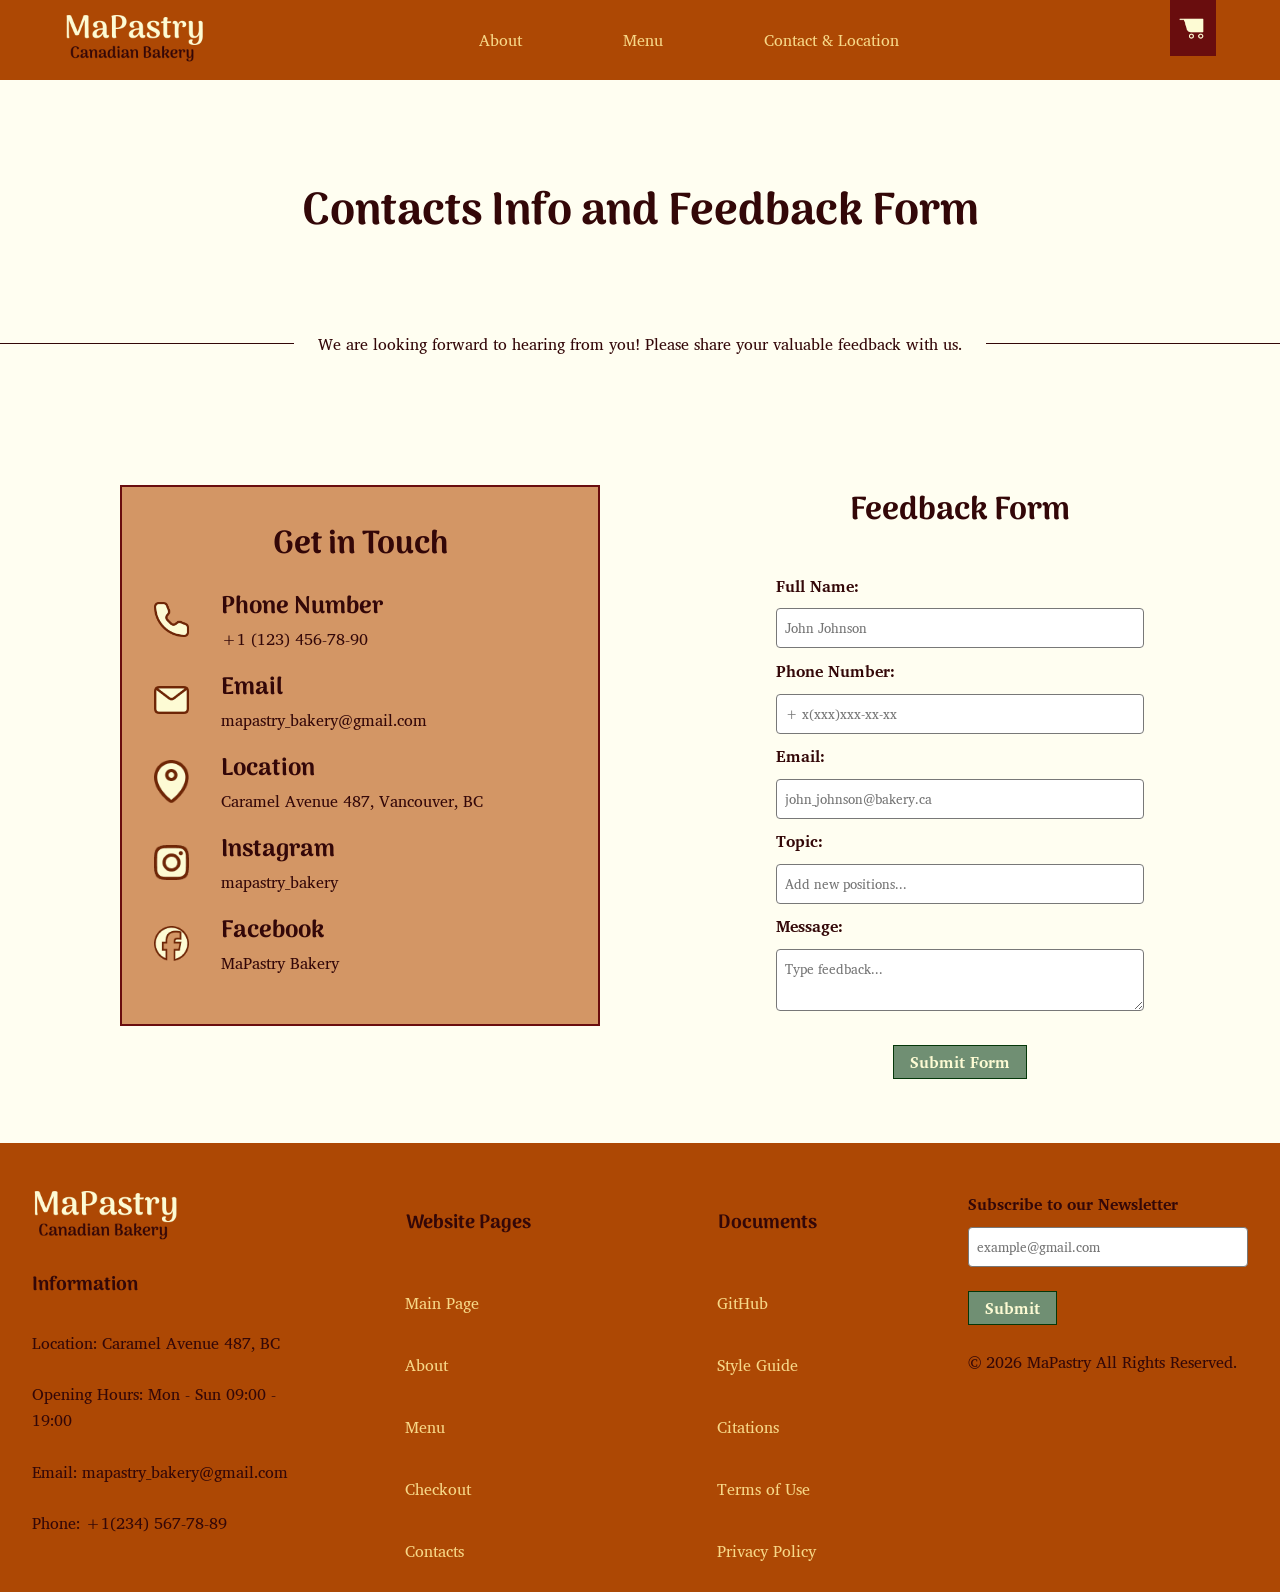
<file: contacts.html>
<!DOCTYPE html>
<html lang = "en">
    <head>

        <meta charset="utf-8">
        <meta name="viewport" content="width=device-width, initial-scale=1.0">
        <title>Contacts and Submission</title>

        <link href="main.css" rel="stylesheet">
        <link href="grids.css" rel="stylesheet">
        <link href="https://fonts.googleapis.com/css2?family=Arima+Madurai:wght@300;400;500;700&display=swap" rel="stylesheet">
        <link href="https://fonts.googleapis.com/css2?family=Charis+SIL:ital,wght@0,400;0,700;1,400;1,700&display=swap" rel="stylesheet">

        <!--used fonts-->
    </head>

    <body class = "products-page">
      <!--NAVIGATION BAR-->
      <header>
       <nav id="navbar" class="navbar">
  <div class="logo">

      <a href = "index.html" class = "logo">
        <img src="img/mapastry-logo.png" alt="MaPastry Canadian Bakery logo (for about page)">
      </a>
    
  </div>

  <div class="main-nav">
    <a href="about.html" class="nav">About</a>
    <a href="product-list.html" class="nav">Menu</a>
    <a href="contacts.html" class="nav">Contact & Location</a>
  </div>

   <div class="cart">
    <a href="checkout.html" class = "icon">
      <img src="img/cart-icon.png" class = "default" alt="Shopping cart icon default (for about page)">
      <img src="img/cart-hover.png" class="hover" alt="Shopping cart icon hover (for about page)">
    </a>
  </div>

</nav>
</header>

  <section class="contact-section">
  <h1 class="page-header">Contacts Info and Feedback Form</h1>
  <p class="contacts-subtitle">
    We are looking forward to hearing from you! Please share your valuable feedback with us.
  </p>

  <div class="contacts-layout">
    <!--Contact Info-->
    <div class="contacts-info">
      <h2>Get in Touch</h2>

      <div class="contact-item">
        <img src="img/phone-icon.png" alt="Phone icon" width="35" height="35">
        <div>
          <h3>Phone Number</h3>
          <p>+1 (123) 456-78-90</p>
        </div>
      </div>
      <div class="contact-item">
        <img src="img/email-icon.png" alt="Email icon" width="35" height="35">
        <div>
          <h3>Email</h3>
          <p>mapastry_bakery@gmail.com</p>
        </div>
      </div>

      <div class="contact-item">
        <img src="img/location-icon.png" alt="Location icon" width="35" height="35">
        <div>
          <h3>Location</h3>
          <p>Caramel Avenue 487, Vancouver, BC</p>
        </div>
      </div>
      <div class="contact-item">
        <img src="img/insta-icon.png" alt="Instagram icon" width="35" height="35">
        <div>
          <h3>Instagram</h3>
          <p>mapastry_bakery</p>
        </div>
      </div>
      <div class="contact-item">
        <img src="img/facebook-icon.png" alt="Facebook icon" width="35" height="35">
        <div>
          <h3>Facebook</h3>
          <p>MaPastry Bakery</p>
        </div>
      </div>
    </div>

    <!--Feedback Form-->
    <div class="form-elements">
      <h2>Feedback Form</h2>
      <label for="form-name">Full Name:</label>
        <input type="text" name="form-name" id="form-name" placeholder="John Johnson">
      <label for="form-phone-num">Phone Number:</label>
        <input type="text" name="form-phone-num" id="form-phone-num" placeholder="+ x(xxx)xxx-xx-xx">
      <label for="form-email">Email:</label>
        <input type="text" name="form-email" id="form-email" placeholder="john_johnson@bakery.ca">
      <label for="form-topic">Topic:</label>
        <input type="text" name="form-topic" id="form-topic" placeholder="Add new positions...">
      <label for="form-feedback">Message:</label>
        <textarea name="form-feedback" id="form-feedback" placeholder="Type feedback..."></textarea>
      <a href="#" class="form-button">Submit Form</a>
    </div>
  </div>
</section>

    <!-- FOOTER -->
     <footer class = "web-footer">
        <div class = "footer-container">
          <div class = "footer-column-first">
            <img src="img/mapastry-logo.png" alt="MaPastry Canadian Bakery logo" width = 150 height = 50>
            <h3>Information</h3>
            <p>Location: Caramel Avenue 487, BC</p>
            <p>Opening Hours: Mon - Sun 09:00 - 19:00</p>
            <p>Email: mapastry_bakery@gmail.com</p>
            <p>Phone: +1(234) 567-78-89</p>
          </div>
          <div class = "footer-column-second">
            <h3>Website Pages</h3>
            <a href="index.html" class="navFooter">Main Page</a>
            <a href="about.html" class="navFooter">About</a>
            <a href="product-list.html" class="navFooter">Menu</a>
            <a href="checkout.html" class="navFooter">Checkout</a>
            <a href="contacts.html" class="navFooter">Contacts</a>
          </div>
          <div class = "footer-column-third">
            <h3>Documents</h3>
            <a href="https://github.com/Makusa-san/iat339-p2-team3" class = "navFooter">GitHub</a>
            <a href="index.html" class = "navFooter">Style Guide</a>
            <a href="citations.html" class = "navFooter">Citations</a>
            <a href = "#" class = "navFooter">Terms of Use</a>
            <a href = "#" class = "navFooter">Privacy Policy</a>
          </div>
          <div class = "footer-column-fourth">
            <div class = "form-elements">
              <label for = "form-name">Subscribe to our Newsletter</label>
                <input type = "text" name = "form-name" id = "form-name" placeholder = "example@gmail.com">  
            </div>
            <a href="#" class="form-button">Submit</a>
            <p>© 2026 MaPastry All Rights Reserved.</p>
          </div>
        </div>
      </footer>
    </body>
</html>
</file>
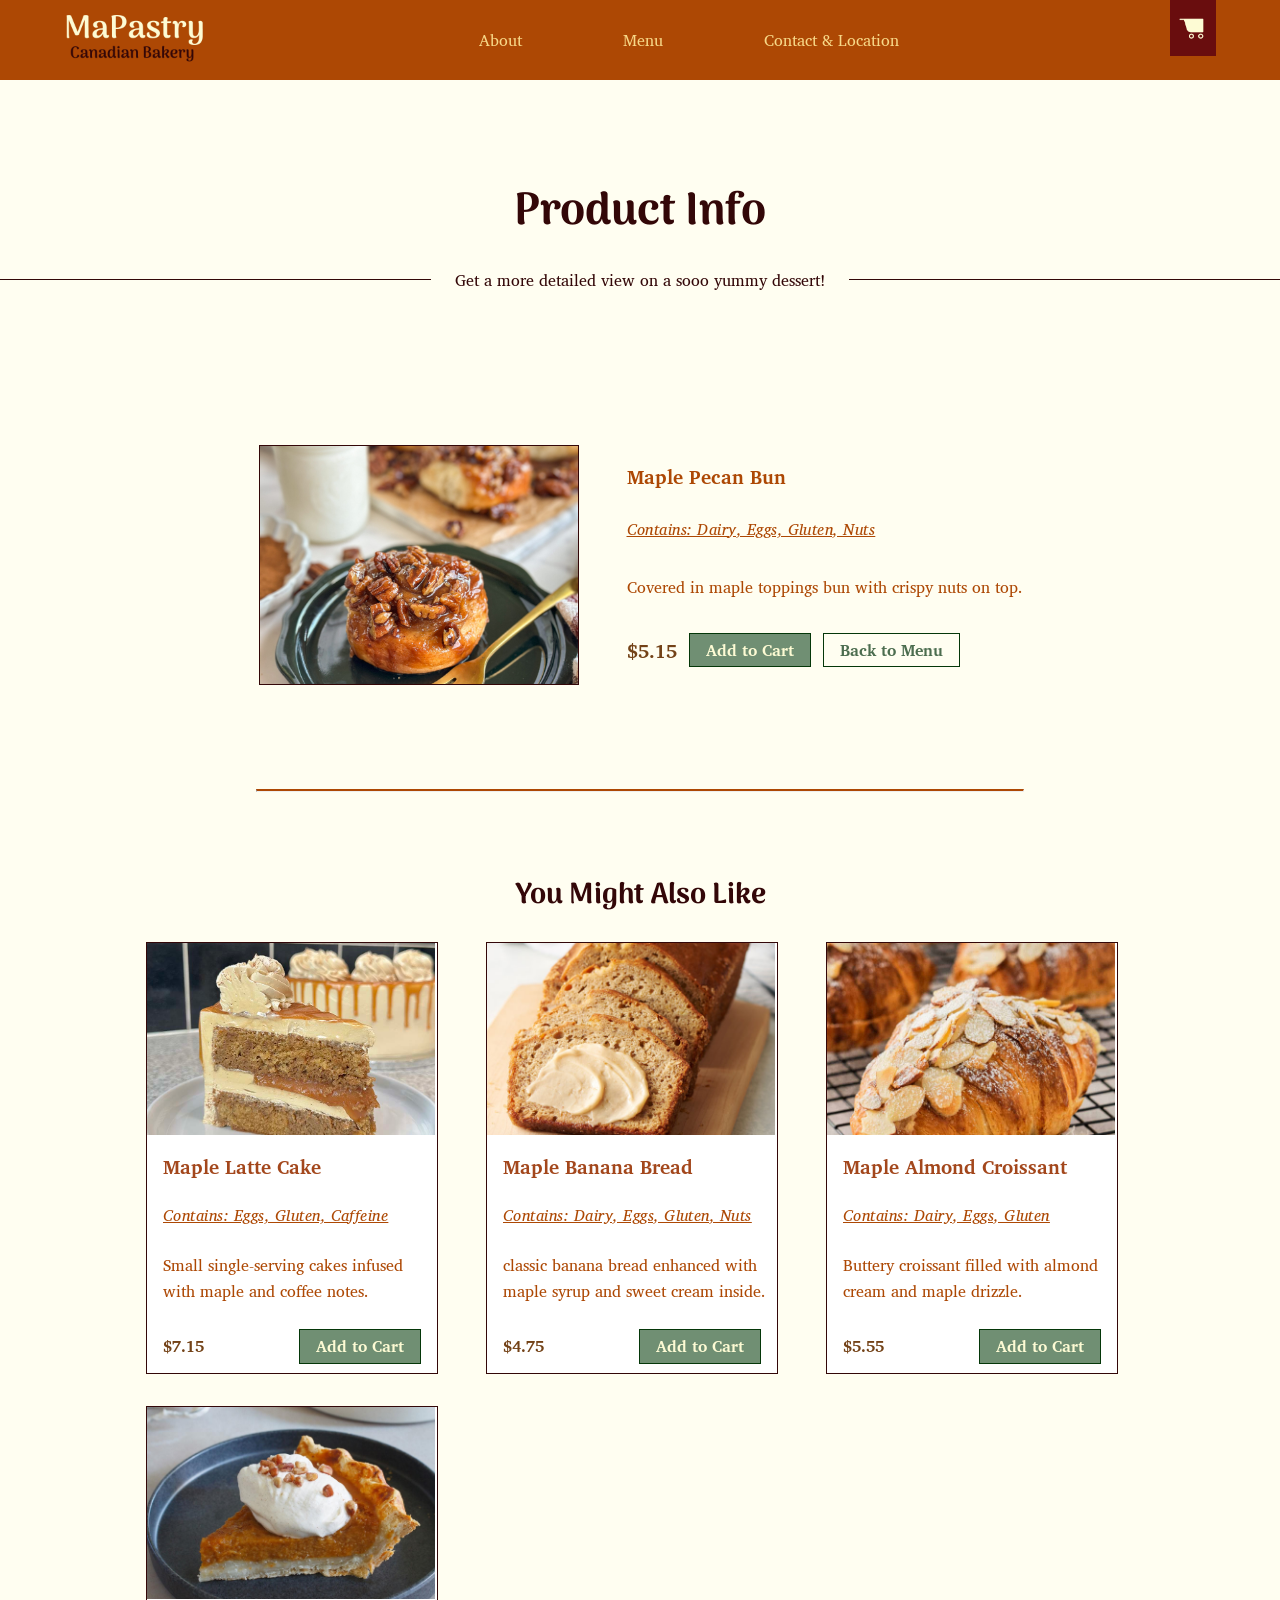
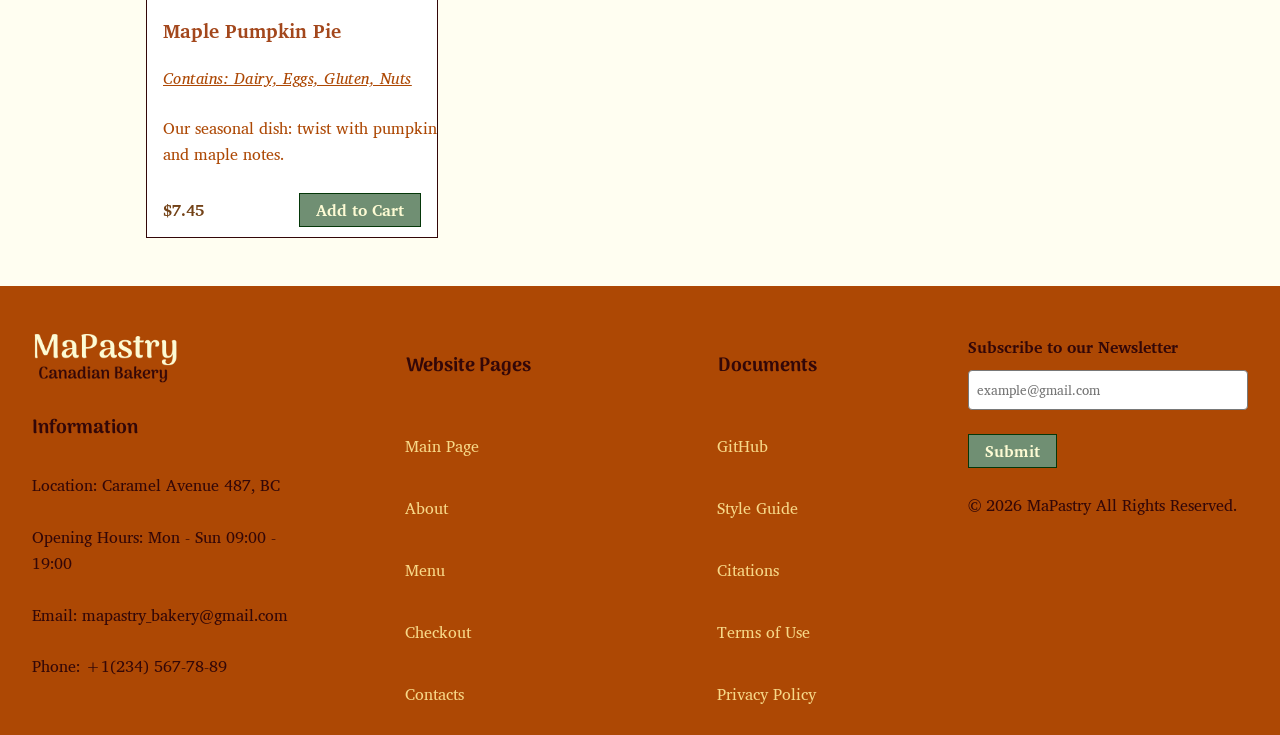
<file: maple-pecan-bun.html>
<!DOCTYPE html>
<html lang = "en">
    <head>

        <meta charset="utf-8">
        <meta name="viewport" content="width=device-width, initial-scale=1.0">
        <title>Cake Products Section</title>

        <link href="main.css" rel="stylesheet">
        <link href="grids.css" rel="stylesheet">
        <link href="https://fonts.googleapis.com/css2?family=Arima+Madurai:wght@300;400;500;700&display=swap" rel="stylesheet">
        <link href="https://fonts.googleapis.com/css2?family=Charis+SIL:ital,wght@0,400;0,700;1,400;1,700&display=swap" rel="stylesheet">

        <!--used fonts-->
    </head>

    <body class = "products-page">
      <!--NAVIGATION BAR-->
      <header>
        <nav id="navbar" class="navbar">
  <div class="logo">
<nav>
      <a href = "index.html" class = "logo">
        <img src="img/mapastry-logo.png" alt="MaPastry Canadian Bakery logo">
      </a>
      </nav>
  </div>

  <div class="main-nav">
    <a href="about.html" class="nav">About</a>
    <a href="product-list.html" class="nav">Menu</a>
    <a href="contacts.html" class="nav">Contact & Location</a>
  </div>

   <div class="cart">
    <a href="checkout.html" class = "icon">
      <img src="img/cart-icon.png" class = "default" alt="Shopping cart">
      <img src="img/cart-hover.png" class="hover" alt="Shopping cart icon hover (for about page)">
    </a>

  </div>

</nav>
</header>

  <h1 class = "page-header">Product Info</h1>
  <!--Product Information-->
  <section class="product-detailed-view-upper-section">
    <p class = "product-list-subtitle">Get a more detailed view on a sooo yummy dessert!</p>
    <div class = "detailed-product-section">
      <div class = "product-card">
        <img src="img/maple-pecan-bun.jpg" alt="Maple Pecan Bun covered in caramel syrup" class = "product-image">
          <div class = "product-details">
            <h2 class="product-name">Maple Pecan Bun</h2>
            <p class="product-allergens">Contains: Dairy, Eggs, Gluten, Nuts</p>
            <p class="product-description">Covered in maple toppings bun with crispy nuts on top.</p>
            <div class = "card-footer">
              <p class="product-cost">$5.15</p>
              <a href="checkout.html" class="form-button">Add to Cart</a>
              <a href="product-list.html" class="form-buttonRESET">Back to Menu</a>
            </div>
          </div>
      </div>
    </div>
  </section>    

  <hr class = "section-divider"> <!--found here how to add horizontal lines for aesthetics purposes: https://developer.mozilla.org/en-US/docs/Web/HTML/Reference/Elements/hr -->
  <!--Recommended products-->
  <section class="recommended-section">
    <h2 class="section-header">You Might Also Like</h2>
      <div class="products">
        <div class="product-listing">
          <a href="#" class = "image-link">
            <img src="img/maple-latte-cake.jpg" alt="A delicious slice of a cheesecake.">
          </a>
          <div class = "product-info">
            <h3 class="product-name">Maple Latte Cake</h3>
            <p class="product-allergens">Contains: Eggs, Gluten, Caffeine</p>
          </div>
          <p class="product-description">Small single-serving cakes infused with maple and coffee notes.</p>
          <div class = "card-footer">
            <p class="product-cost">$7.15</p>
            <a href="#" class="form-button">Add to Cart</a>
          </div>
        </div>

      <div class="product-listing">
        <a href="#" class = "image-link">
          <img src="img/maple-banana-bread.jpg" alt="A delicious slice of a cheesecake.">
        </a>
        <div class = "product-info">
          <h3 class="product-name">Maple Banana Bread</h3>
          <p class="product-allergens">Contains: Dairy, Eggs, Gluten, Nuts</p>
        </div>
        <p class="product-description">classic banana bread enhanced with maple syrup and sweet cream inside.</p>
        <div class = "card-footer">
          <p class="product-cost">$4.75</p>
          <a href="#" class="form-button">Add to Cart</a>
        </div>
      </div>

      <div class="product-listing">
        <a href="#" class = "image-link">
          <img src="img/maple-almond-croissant.jpg" alt="A delicious slice of a cheesecake.">
        </a>
        <div class = "product-info">
          <h3 class="product-name">Maple Almond Croissant</h3>
          <p class="product-allergens">Contains: Dairy, Eggs, Gluten</p>
        </div>
        <p class="product-description">Buttery croissant filled with almond cream and maple drizzle.</p>
        <div class = "card-footer">
          <p class="product-cost">$5.55</p>
          <a href="#" class="form-button">Add to Cart</a>
        </div>
      </div>

        <div class="product-listing">
          <a href="#" class = "image-link">
            <img src="img/maple-pumpkin-pie.jpg" alt="A delicious slice of a cheesecake.">
          </a>
          <div class = "product-info">
            <h3 class="product-name">Maple Pumpkin Pie</h3>
            <p class="product-allergens">Contains: Dairy, Eggs, Gluten, Nuts</p>
          </div>
          <p class="product-description">Our seasonal dish: twist with pumpkin and maple notes.</p>
          <div class = "card-footer">
            <p class="product-cost">$7.45</p>
            <a href="#" class="form-button">Add to Cart</a>
          </div>
        </div>
      </div>
    </section>

        <!-- FOOTER -->
         <footer class = "web-footer">
        <div class = "footer-container">
          <div class = "footer-column-first">
            <img src="img/mapastry-logo.png" alt="MaPastry Canadian Bakery logo" width = 150 height = 50>
            <h3>Information</h3>
            <p>Location: Caramel Avenue 487, BC</p>
            <p>Opening Hours: Mon - Sun 09:00 - 19:00</p>
            <p>Email: mapastry_bakery@gmail.com</p>
            <p>Phone: +1(234) 567-78-89</p>
          </div>
          <div class = "footer-column-second">
            <h3>Website Pages</h3>
            <a href="index.html" class="navFooter">Main Page</a>
            <a href="about.html" class="navFooter">About</a>
            <a href="product-list.html" class="navFooter">Menu</a>
            <a href="checkout.html" class="navFooter">Checkout</a>
            <a href="contacts.html" class="navFooter">Contacts</a>
          </div>
          <div class = "footer-column-third">
            <h3>Documents</h3>
            <a href="https://github.com/Makusa-san/iat339-p2-team3" class = "navFooter">GitHub</a>
            <a href="index.html" class = "navFooter">Style Guide</a>
            <a href="citations.html" class = "navFooter">Citations</a>
            <a href = "#" class = "navFooter">Terms of Use</a>
            <a href = "#" class = "navFooter">Privacy Policy</a>
          </div>
          <div class = "footer-column-fourth">
            <div class = "form-elements">
              <label for = "form-name">Subscribe to our Newsletter</label>
                <input type = "text" name = "form-name" id = "form-name" placeholder = "example@gmail.com">  
            </div>
            <a href="#" class="form-button">Submit</a>
            <p>© 2026 MaPastry All Rights Reserved.</p>
          </div>
        </div>
      </footer>
    </body>
</html>
</file>
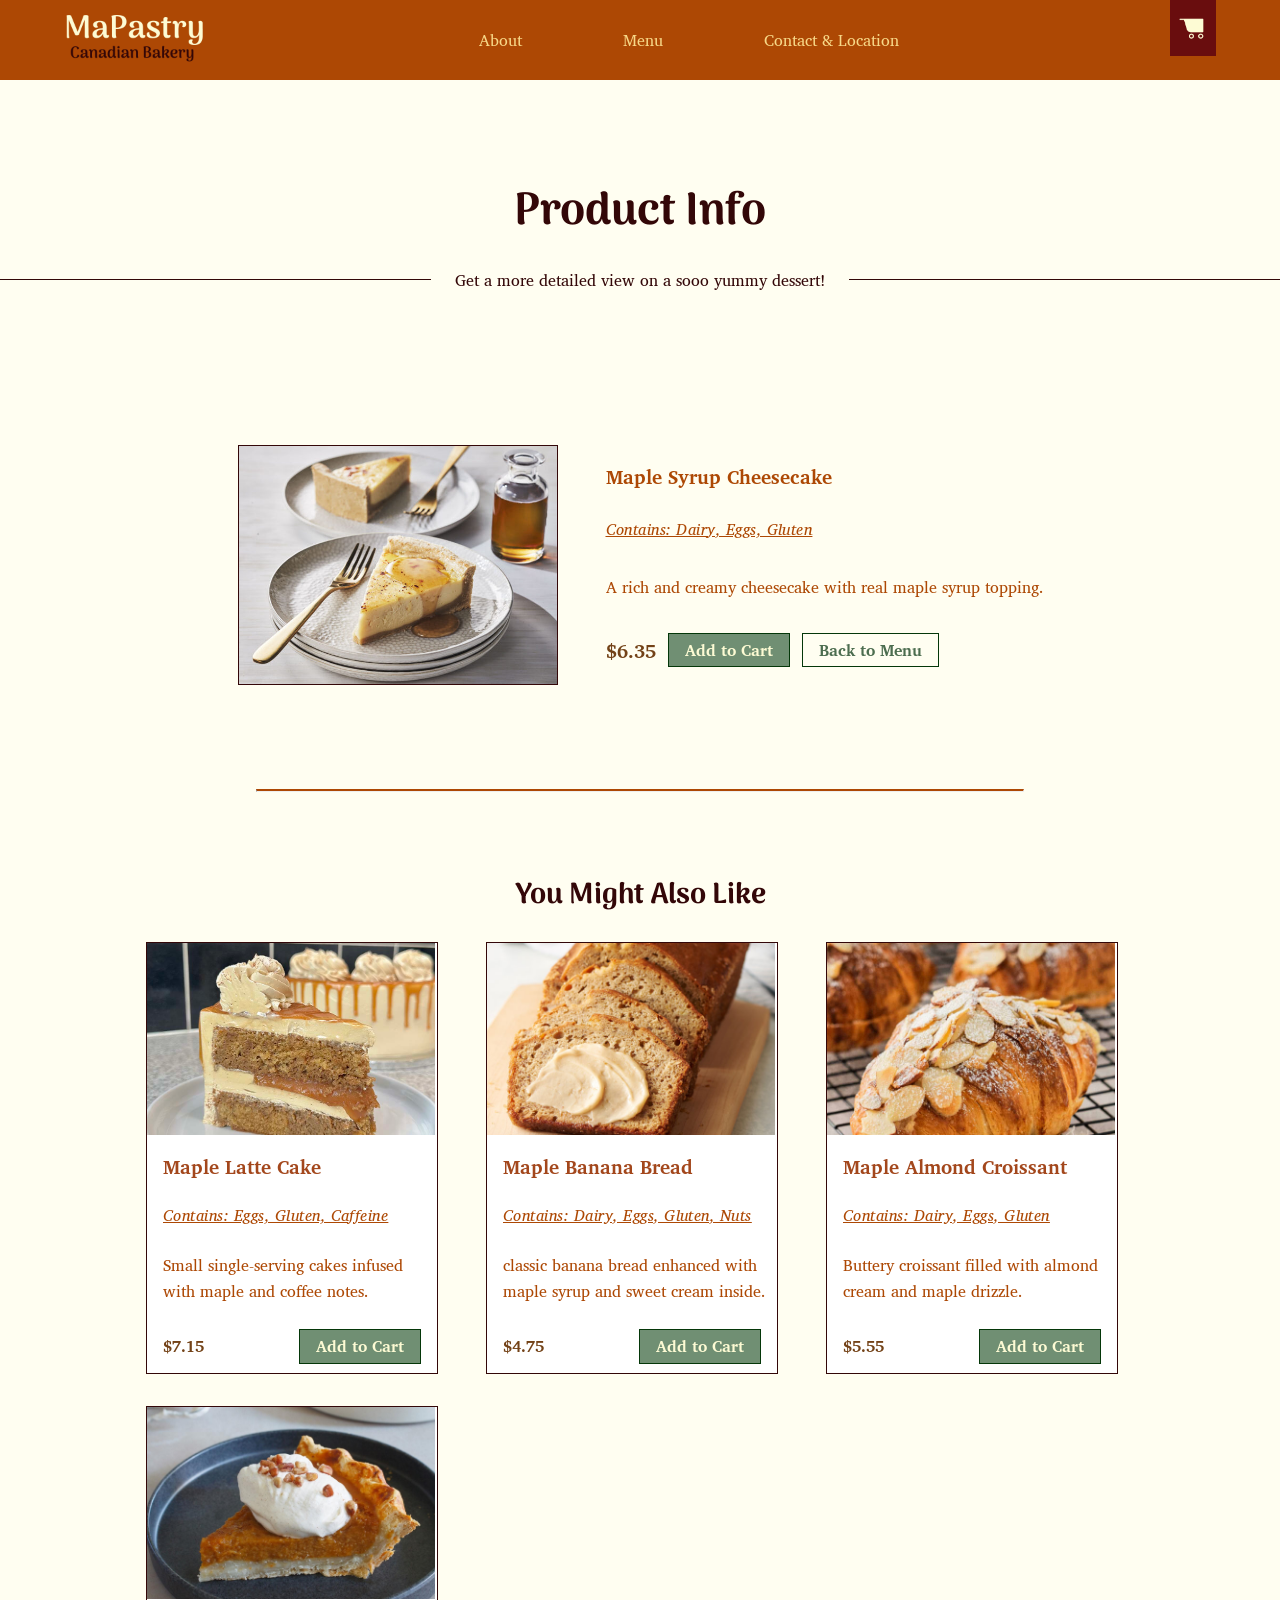
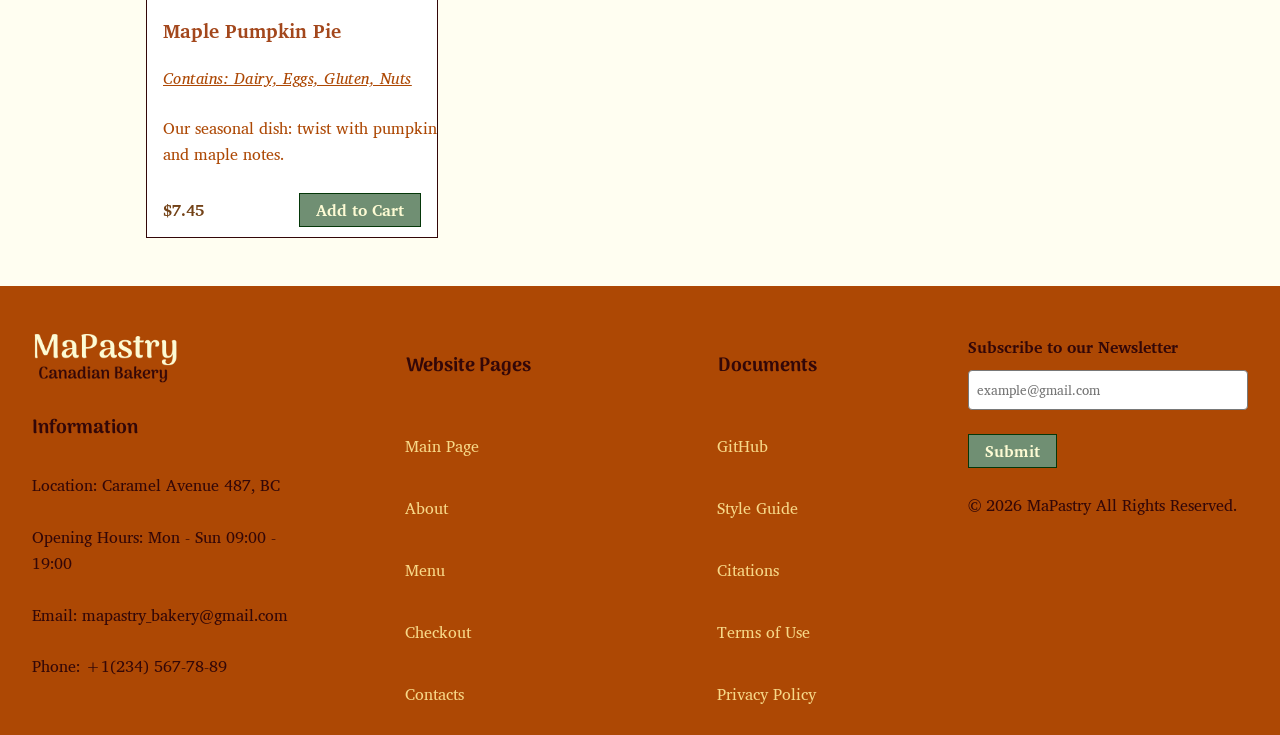
<file: maple-syrup-cheesecake.html>
<!DOCTYPE html>
<html lang = "en">
    <head>

        <meta charset="utf-8">
        <meta name="viewport" content="width=device-width, initial-scale=1.0">
        <title>Cake Products Section</title>

        <link href="main.css" rel="stylesheet">
        <link href="grids.css" rel="stylesheet">
        <link href="https://fonts.googleapis.com/css2?family=Arima+Madurai:wght@300;400;500;700&display=swap" rel="stylesheet">
        <link href="https://fonts.googleapis.com/css2?family=Charis+SIL:ital,wght@0,400;0,700;1,400;1,700&display=swap" rel="stylesheet">

        <!--used fonts-->
    </head>

    <body class = "products-page">
      <!--NAVIGATION BAR-->
      <header>
        <nav id="navbar" class="navbar">
  <div class="logo">
<nav>
      <a href = "index.html" class = "logo">
        <img src="img/mapastry-logo.png" alt="MaPastry Canadian Bakery logo">
      </a>
      </nav>
  </div>

  <div class="main-nav">
    <a href="about.html" class="nav">About</a>
    <a href="product-list.html" class="nav">Menu</a>
    <a href="contacts.html" class="nav">Contact & Location</a>
  </div>

   <div class="cart">
    <a href="checkout.html" class = "icon">
      <img src="img/cart-icon.png" class = "default" alt="Shopping cart">
      <img src="img/cart-hover.png" class="hover" alt="Shopping cart icon hover (for about page)">
    </a>
  </div>

</nav>
</header>
  <h1 class = "page-header">Product Info</h1>
  <!--Product Information-->
  <section class="product-detailed-view-upper-section">
    <p class = "product-list-subtitle">Get a more detailed view on a sooo yummy dessert!</p>
    <div class = "detailed-product-section">
      <div class = "product-card">
        <img src="img/maple-cake.jpg" alt="Maple Syrup Cheesecake" class = "product-image" width = 170 height = 170>
        <div class = "product-details">
          <h2 class="product-name">Maple Syrup Cheesecake</h2>
          <p class="product-allergens">Contains: Dairy, Eggs, Gluten</p>
          <p class="product-description">A rich and creamy cheesecake with real maple syrup topping.</p>
          <div class = "card-footer">
            <p class="product-cost">$6.35</p>
            <a href="checkout.html" class="form-button">Add to Cart</a>
            <a href="form-button" class="form-buttonRESET">Back to Menu</a>
          </div>
        </div>
      </div>
    </div>
  </section>
  
  <hr class = "section-divider"> <!--found here how to add horizontal lines for aesthetics purposes: https://developer.mozilla.org/en-US/docs/Web/HTML/Reference/Elements/hr -->
         
  <!--Recommended products-->
  <section class="recommended-section">
    <h2 class="section-header">You Might Also Like</h2>
    <div class="products">
      <div class="product-listing">
        <a href="#" class = "image-link">
          <img src="img/maple-latte-cake.jpg" alt="A delicious slice of a cheesecake.">
        </a>
        <div class = "product-info">
          <h3 class="product-name">Maple Latte Cake</h3>
          <p class="product-allergens">Contains: Eggs, Gluten, Caffeine</p>
        </div>
        <p class="product-description">Small single-serving cakes infused with maple and coffee notes.</p>
        <div class = "card-footer">
          <p class="product-cost">$7.15</p>
          <a href="#" class="form-button">Add to Cart</a>
        </div>
      </div>

      <div class="product-listing">
        <a href="#" class = "image-link">
        <img src="img/maple-banana-bread.jpg" alt="A delicious slice of a cheesecake.">
          </a>
          <div class = "product-info">
            <h3 class="product-name">Maple Banana Bread</h3>
            <p class="product-allergens">Contains: Dairy, Eggs, Gluten, Nuts</p>
          </div>
          <p class="product-description">classic banana bread enhanced with maple syrup and sweet cream inside.</p>
          <div class = "card-footer">
            <p class="product-cost">$4.75</p>
            <a href="#" class="form-button">Add to Cart</a>
          </div>
        </div>

         <div class="product-listing">
          <a href="#" class = "image-link">
            <img src="img/maple-almond-croissant.jpg" alt="A delicious slice of a cheesecake.">
          </a>
          <div class = "product-info">
            <h3 class="product-name">Maple Almond Croissant</h3>
            <p class="product-allergens">Contains: Dairy, Eggs, Gluten</p>
          </div>
          <p class="product-description">Buttery croissant filled with almond cream and maple drizzle.</p>
          <div class = "card-footer">
            <p class="product-cost">$5.55</p>
            <a href="#" class="form-button">Add to Cart</a>
          </div>
        </div>

          <div class="product-listing">
          <a href="#" class = "image-link">
            <img src="img/maple-pumpkin-pie.jpg" alt="A delicious slice of a cheesecake.">
          </a>
          <div class = "product-info">
            <h3 class="product-name">Maple Pumpkin Pie</h3>
            <p class="product-allergens">Contains: Dairy, Eggs, Gluten, Nuts</p>
          </div>
          <p class="product-description">Our seasonal dish: twist with pumpkin and maple notes.</p>
          <div class = "card-footer">
            <p class="product-cost">$7.45</p>
            <a href="#" class="form-button">Add to Cart</a>
          </div>
        </div>
        </div>
        </section>

        <!-- FOOTER -->
         <footer class = "web-footer">
        <div class = "footer-container">
          <div class = "footer-column-first">
            <img src="img/mapastry-logo.png" alt="MaPastry Canadian Bakery logo" width = 150 height = 50>
            <h3>Information</h3>
            <p>Location: Caramel Avenue 487, BC</p>
            <p>Opening Hours: Mon - Sun 09:00 - 19:00</p>
            <p>Email: mapastry_bakery@gmail.com</p>
            <p>Phone: +1(234) 567-78-89</p>
          </div>
          <div class = "footer-column-second">
            <h3>Website Pages</h3>
            <a href="index.html" class="navFooter">Main Page</a>
            <a href="about.html" class="navFooter">About</a>
            <a href="product-list.html" class="navFooter">Menu</a>
            <a href="checkout.html" class="navFooter">Checkout</a>
            <a href="contacts.html" class="navFooter">Contacts</a>
          </div>
          <div class = "footer-column-third">
            <h3>Documents</h3>
            <a href="https://github.com/Makusa-san/iat339-p2-team3" class = "navFooter">GitHub</a>
            <a href="index.html" class = "navFooter">Style Guide</a>
            <a href="citations.html" class = "navFooter">Citations</a>
            <a href = "#" class = "navFooter">Terms of Use</a>
            <a href = "#" class = "navFooter">Privacy Policy</a>
          </div>
          <div class = "footer-column-fourth">
            <div class = "form-elements">
              <label for = "form-name">Subscribe to our Newsletter</label>
                <input type = "text" name = "form-name" id = "form-name" placeholder = "example@gmail.com">  
            </div>
            <a href="#" class="form-button">Submit</a>
            <p>© 2026 MaPastry All Rights Reserved.</p>
          </div>
        </div>
      </footer>
    </body>
</html>
</file>
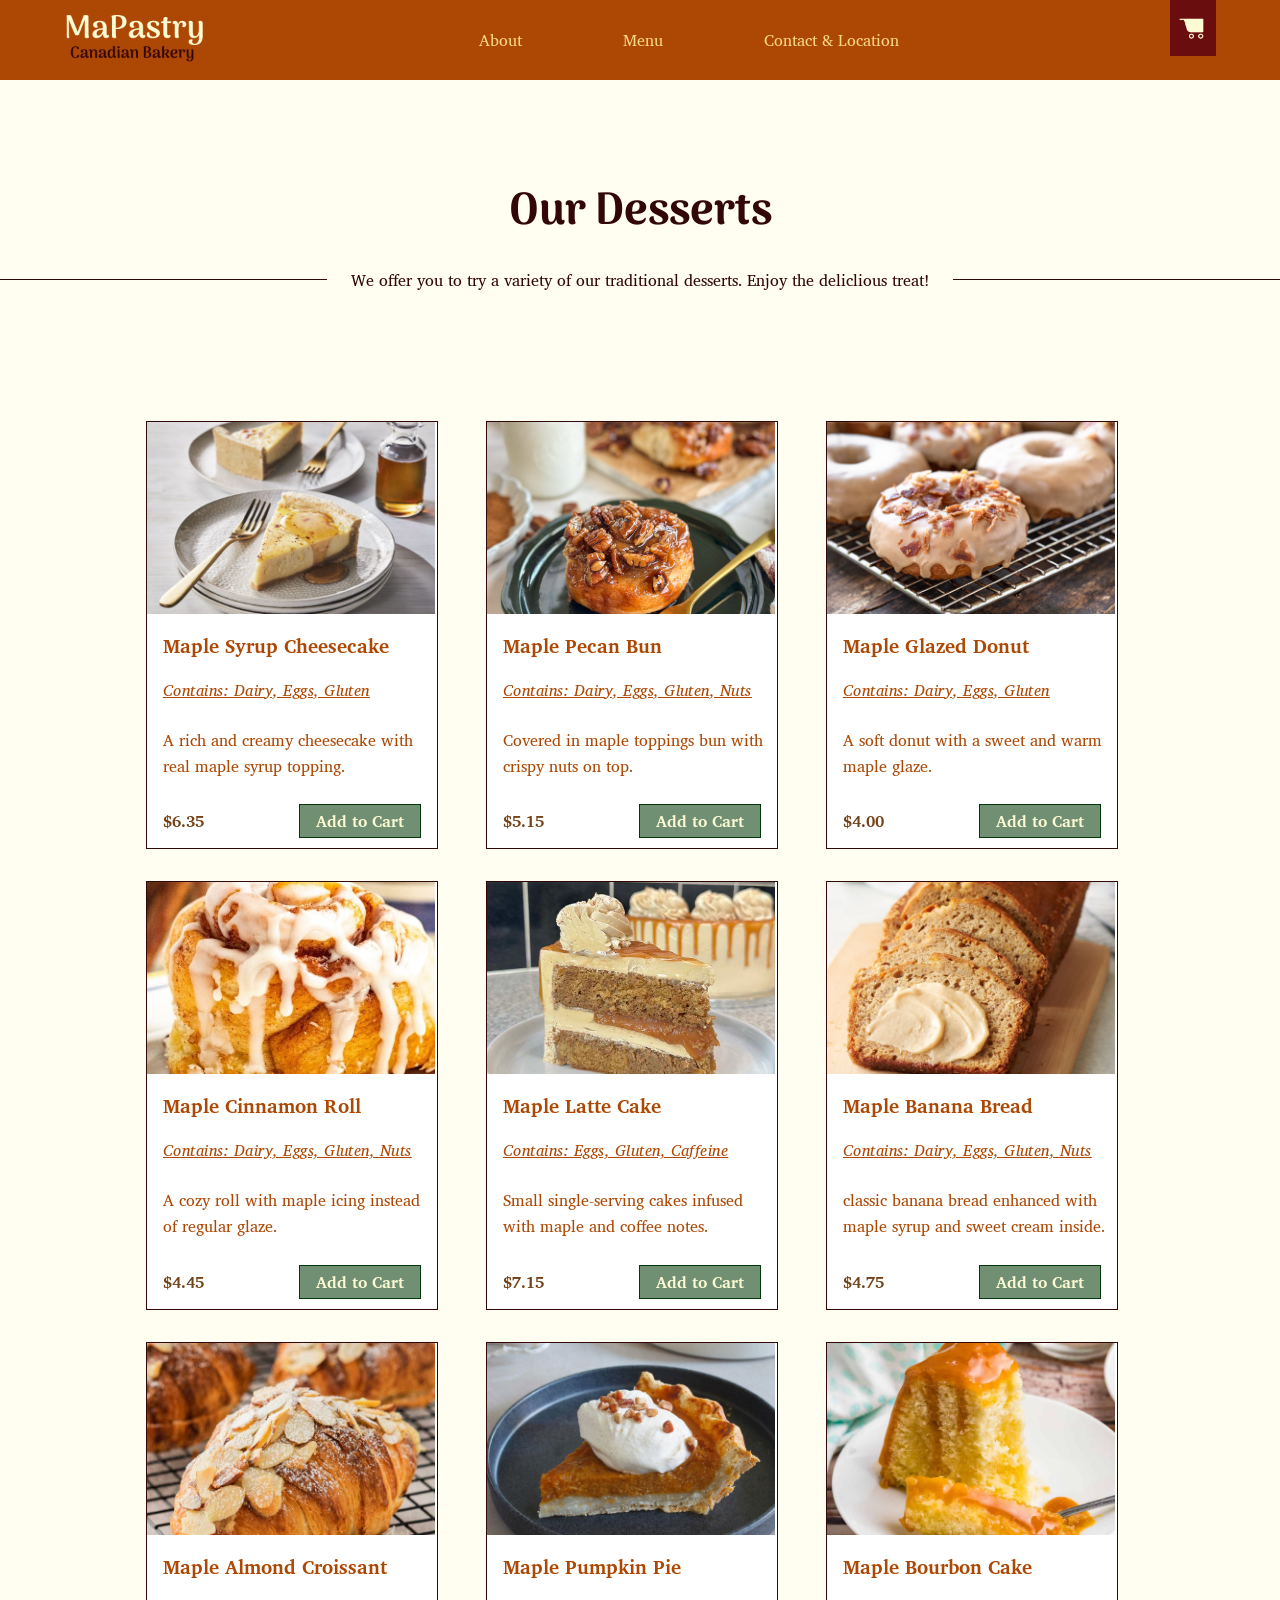
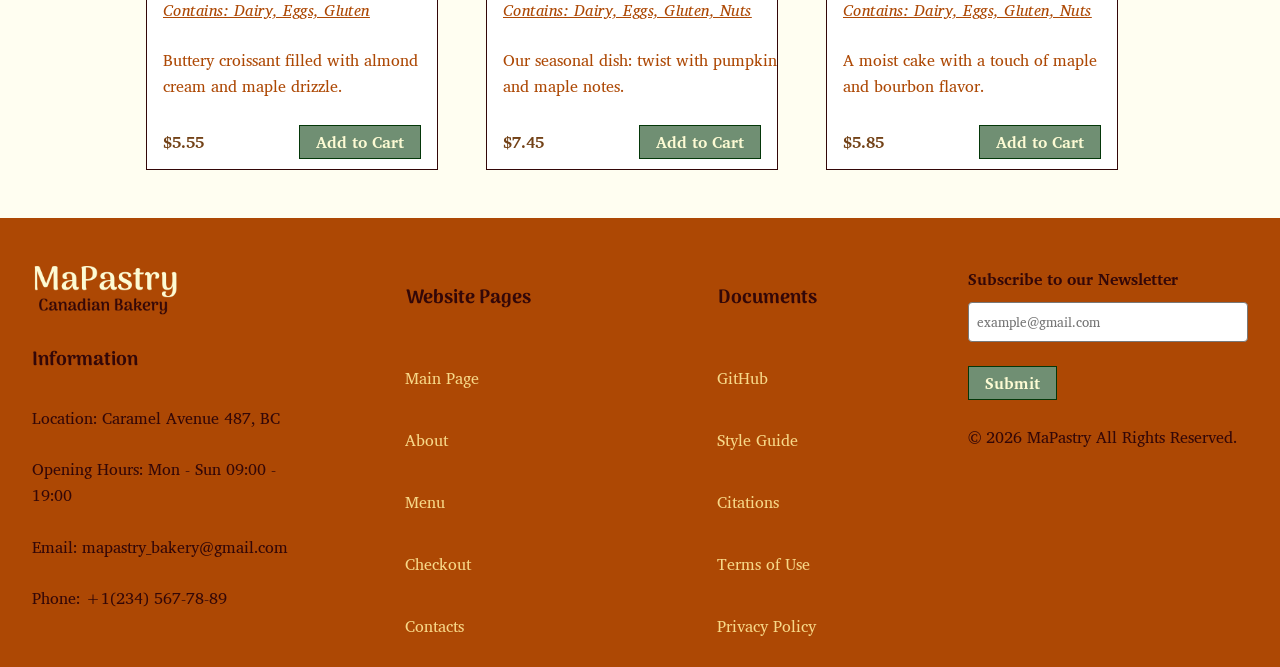
<file: product-list.html>
<!DOCTYPE html>
<html lang = "en">
    <head>

        <meta charset="utf-8">
        <meta name="viewport" content="width=device-width, initial-scale=1.0">
        <title>Cake Products Section</title>

        <link href="main.css" rel="stylesheet">
        <link href="grids.css" rel="stylesheet">
        <link href="https://fonts.googleapis.com/css2?family=Arima+Madurai:wght@300;400;500;700&display=swap" rel="stylesheet">
        <link href="https://fonts.googleapis.com/css2?family=Charis+SIL:ital,wght@0,400;0,700;1,400;1,700&display=swap" rel="stylesheet">

        <!--used fonts-->
    </head>

    <body class = "products-page">
      <!--NAVIGATION BAR-->
      <header>
        <nav id="navbar" class="navbar">
  <div class="logo">
<nav>
      <a href = "index.html" class = "logo">
        <img src="img/mapastry-logo.png" alt="MaPastry Canadian Bakery logo">
      </a>
      </nav>
  </div>

  <div class="main-nav">
    <a href="about.html" class="nav">About</a>
    <a href="product-list.html" class="nav">Menu</a>
    <a href="contacts.html" class="nav">Contact & Location</a>
  </div>

   <div class="cart">
    <a href="checkout.html" class = "icon">
      <img src="img/cart-icon.png" class = "default" alt="Shopping cart">
      <img src="img/cart-hover.png" class="hover" alt="Shopping cart icon hover (for about page)">
    </a>


  </div>

</nav>
</header>
<!--title and subtitle-->
<h1 class = "page-header">Our Desserts</h1>
  <p class = "product-list-subtitle">We offer you to try a variety of our traditional desserts. Enjoy the deliclious treat!</p>
  <!--product cards lisitng section-->
  <section class = "products">
    <div class="product-listing">
      <a href="maple-syrup-cheesecake.html" class = "image-link">
        <img src="img/maple-cake.jpg" alt="A delicious slice of a cheesecake.">
      </a>
      <div class = "product-info">
        <h2 class="product-name">Maple Syrup Cheesecake</h2>
        <p class="product-allergens">Contains: Dairy, Eggs, Gluten</p>
      </div>
      <p class="product-description">A rich and creamy cheesecake with real maple syrup topping.</p>
      <div class = "card-footer">
        <p class="product-cost">$6.35</p>
        <a href="#" class="form-button">Add to Cart</a>
      </div>
    </div>

    <div class="product-listing">
      <a href="maple-pecan-bun.html" class = "image-link">
        <img src="img/maple-pecan-bun.jpg" alt="A delicious slice of a maple bun with pecan toppings.">
      </a>
      <div class = "product-info">
        <h2 class="product-name">Maple Pecan Bun</h2>
        <p class="product-allergens">Contains: Dairy, Eggs, Gluten, Nuts</p>
      </div>
      <p class="product-description">Covered in maple toppings bun with crispy nuts on top.</p>
      <div class = "card-footer">
        <p class="product-cost">$5.15</p>
        <a href="#" class="form-button">Add to Cart</a>
      </div>
    </div>

    <div class="product-listing">
      <a href="maple-syrup-cheesecake.html" class = "image-link">
        <img src="img/maple-donut.jpg" alt="A delicious slice of a cheesecake.">
      </a>
      <div class = "product-info">
        <h2 class="product-name">Maple Glazed Donut</h2>
        <p class="product-allergens">Contains: Dairy, Eggs, Gluten</p>
      </div>
      <p class="product-description">A soft donut with a sweet and warm maple glaze.</p>
      <div class = "card-footer">
        <p class="product-cost">$4.00</p>
        <a href="#" class="form-button">Add to Cart</a>
      </div>
    </div>

    <div class="product-listing">
      <a href="maple-syrup-cheesecake.html" class = "image-link">
        <img src="img/maple-cinnamon-bun.jpg" alt="A delicious slice of a cheesecake.">
      </a>
      <div class = "product-info">
        <h2 class="product-name">Maple Cinnamon Roll</h2>
        <p class="product-allergens">Contains: Dairy, Eggs, Gluten, Nuts</p>
      </div>
      <p class="product-description">A cozy roll with maple icing instead of regular glaze.</p>
      <div class = "card-footer">
        <p class="product-cost">$4.45</p>
        <a href="#" class="form-button">Add to Cart</a>
      </div>
    </div>
            
    <div class="product-listing">
      <a href="maple-syrup-cheesecake.html" class = "image-link">
        <img src="img/maple-latte-cake.jpg" alt="A delicious slice of a cheesecake.">
      </a>
      <div class = "product-info">
        <h2 class="product-name">Maple Latte Cake</h2>
        <p class="product-allergens">Contains: Eggs, Gluten, Caffeine</p>
      </div>
      <p class="product-description">Small single-serving cakes infused with maple and coffee notes.</p>
      <div class = "card-footer">
        <p class="product-cost">$7.15</p>
        <a href="#" class="form-button">Add to Cart</a>
      </div>
    </div>

    <div class="product-listing">
      <a href="maple-syrup-cheesecake.html" class = "image-link">
        <img src="img/maple-banana-bread.jpg" alt="A delicious slice of a cheesecake.">
      </a>
      <div class = "product-info">
        <h2 class="product-name">Maple Banana Bread</h2>
        <p class="product-allergens">Contains: Dairy, Eggs, Gluten, Nuts</p>
      </div>
      <p class="product-description">classic banana bread enhanced with maple syrup and sweet cream inside.</p>
      <div class = "card-footer">
        <p class="product-cost">$4.75</p>
        <a href="#" class="form-button">Add to Cart</a>
      </div>
    </div>

    <div class="product-listing">
      <a href="maple-pecan-bun.html" class = "image-link">
        <img src="img/maple-almond-croissant.jpg" alt="A delicious slice of a cheesecake.">
      </a>
      <div class = "product-info">
        <h2 class="product-name">Maple Almond Croissant</h2>
        <p class="product-allergens">Contains: Dairy, Eggs, Gluten</p>
      </div>
      <p class="product-description">Buttery croissant filled with almond cream and maple drizzle.</p>
      <div class = "card-footer">
        <p class="product-cost">$5.55</p>
        <a href="#" class="form-button">Add to Cart</a>
      </div>
    </div>

    <div class="product-listing">
      <a href="maple-pecan-bun.html" class = "image-link">
        <img src="img/maple-pumpkin-pie.jpg" alt="A delicious slice of a cheesecake.">
      </a>
      <div class = "product-info">
        <h2 class="product-name">Maple Pumpkin Pie</h2>
        <p class="product-allergens">Contains: Dairy, Eggs, Gluten, Nuts</p>
      </div>
      <p class="product-description">Our seasonal dish: twist with pumpkin and maple notes.</p>
      <div class = "card-footer">
        <p class="product-cost">$7.45</p>
        <a href="#" class="form-button">Add to Cart</a>
      </div>
    </div>

    <div class="product-listing">
      <a href="maple-pecan-bun.html" class = "image-link">
        <img src="img/maple-bourbon-cake.jpg" alt="A delicious slice of a cheesecake.">
      </a>
      <div class = "product-info">
        <h2 class="product-name">Maple Bourbon Cake</h2>
        <p class="product-allergens">Contains: Dairy, Eggs, Gluten, Nuts</p>
      </div>
      <p class="product-description">A moist cake with a touch of maple and bourbon flavor.</p>
      <div class = "card-footer">
        <p class="product-cost">$5.85</p>
        <a href="#" class="form-button">Add to Cart</a>
      </div>
    </div>
  </section>

        <!-- FOOTER -->
      <footer class = "web-footer">
        <div class = "footer-container">
          <div class = "footer-column-first">
            <img src="img/mapastry-logo.png" alt="MaPastry Canadian Bakery logo" width = 150 height = 50>
            <h3>Information</h3>
            <p>Location: Caramel Avenue 487, BC</p>
            <p>Opening Hours: Mon - Sun 09:00 - 19:00</p>
            <p>Email: mapastry_bakery@gmail.com</p>
            <p>Phone: +1(234) 567-78-89</p>
          </div>
          <div class = "footer-column-second">
            <h3>Website Pages</h3>
            <a href="index.html" class="navFooter">Main Page</a>
            <a href="about.html" class="navFooter">About</a>
            <a href="product-list.html" class="navFooter">Menu</a>
            <a href="checkout.html" class="navFooter">Checkout</a>
            <a href="contacts.html" class="navFooter">Contacts</a>
          </div>
          <div class = "footer-column-third">
            <h3>Documents</h3>
            <a href="https://github.com/Makusa-san/iat339-p2-team3" class = "navFooter">GitHub</a>
            <a href="index.html" class = "navFooter">Style Guide</a>
            <a href="citations.html" class = "navFooter">Citations</a>
            <a href = "#" class = "navFooter">Terms of Use</a>
            <a href = "#" class = "navFooter">Privacy Policy</a>
          </div>
          <div class = "footer-column-fourth">
            <div class = "form-elements">
              <label for = "form-name">Subscribe to our Newsletter</label>
                <input type = "text" name = "form-name" id = "form-name" placeholder = "example@gmail.com">  
            </div>
            <a href="#" class="form-button">Submit</a>
            <p>© 2026 MaPastry All Rights Reserved.</p>
          </div>
        </div>
      </footer>
    </body>
</html>
</file>
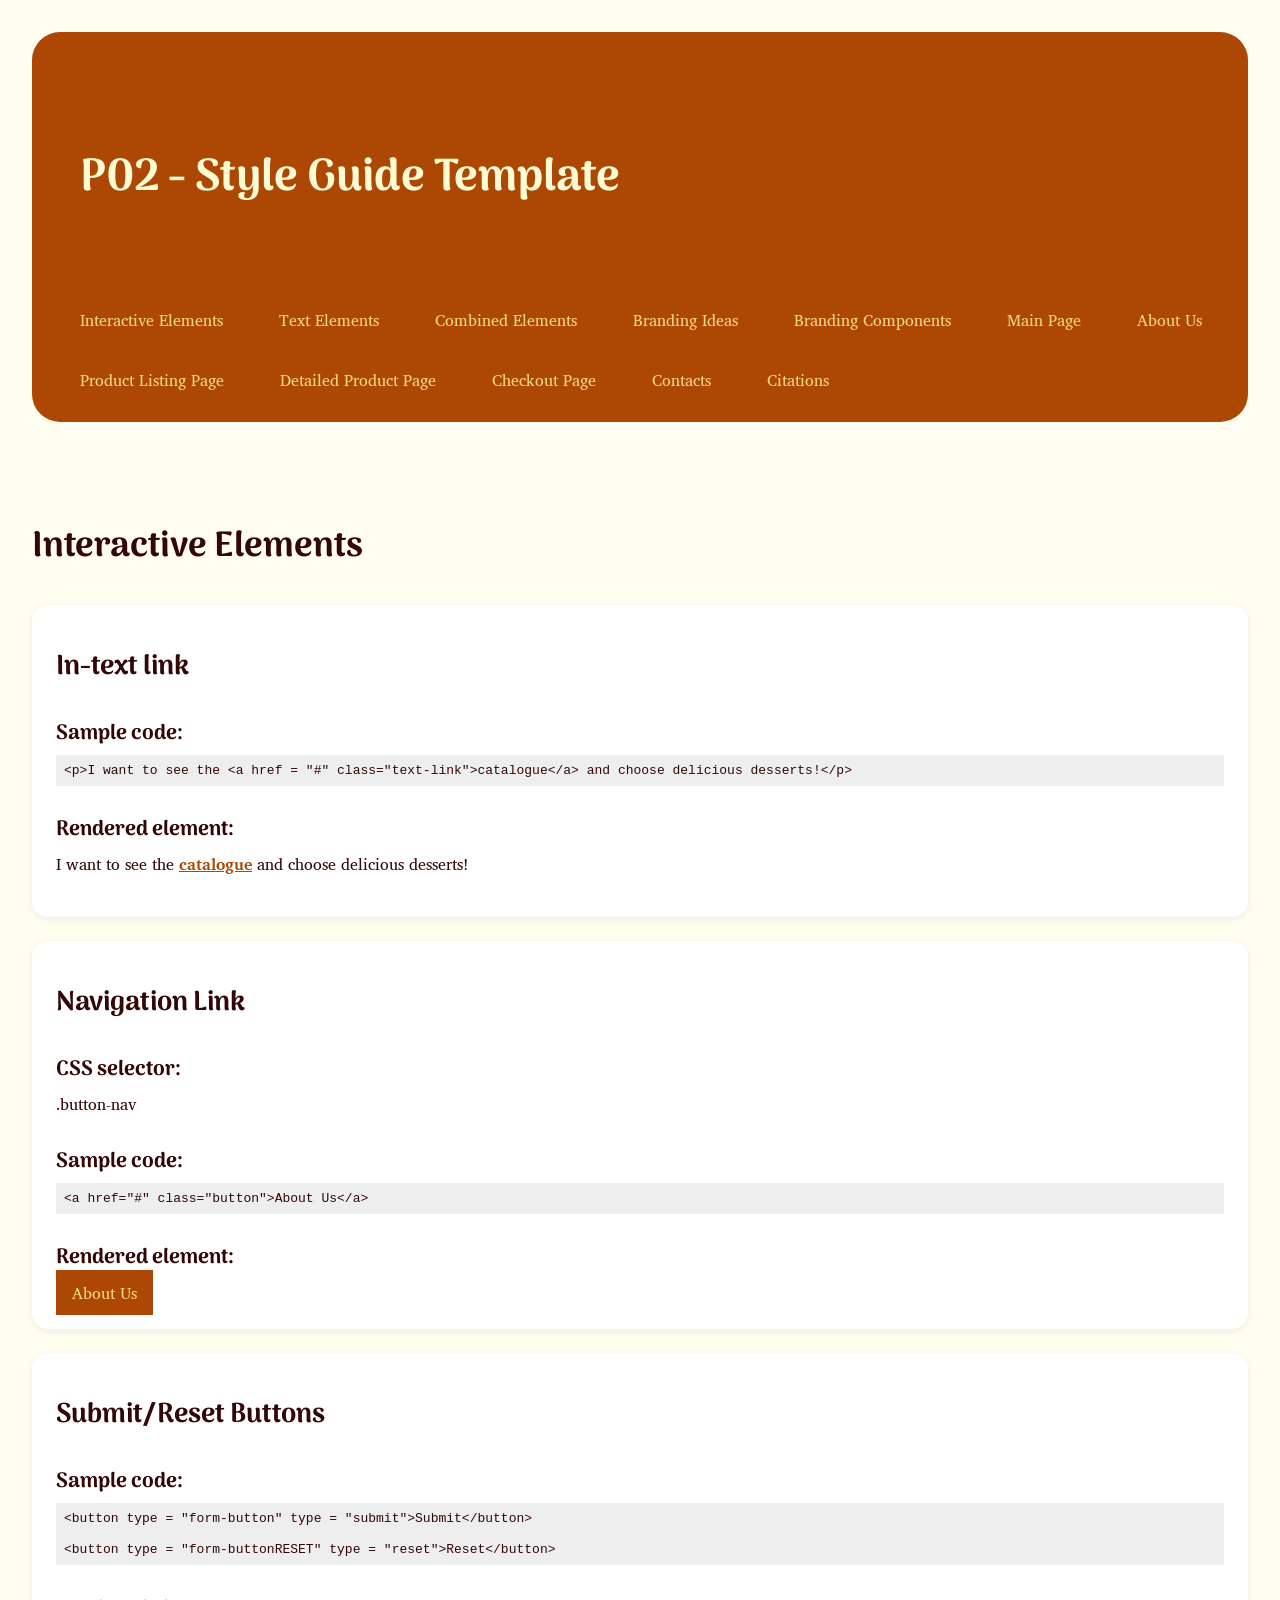
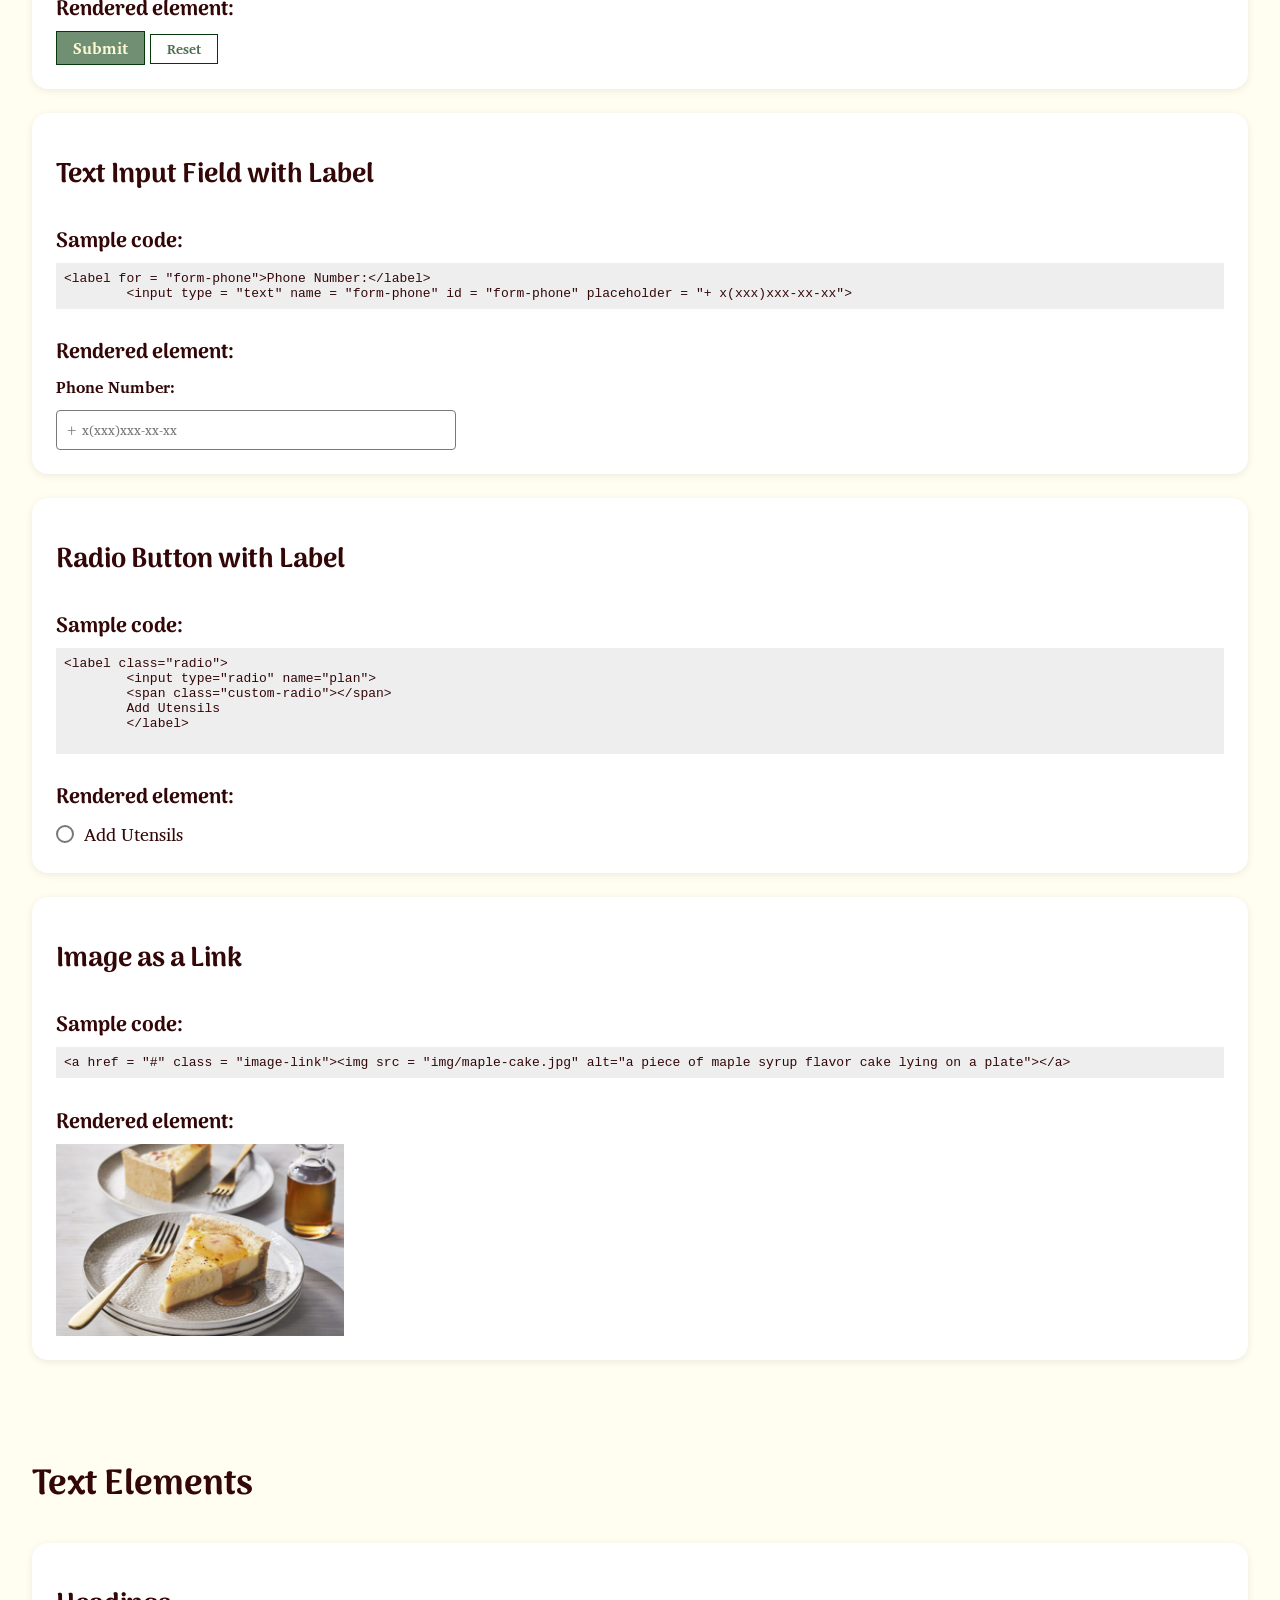
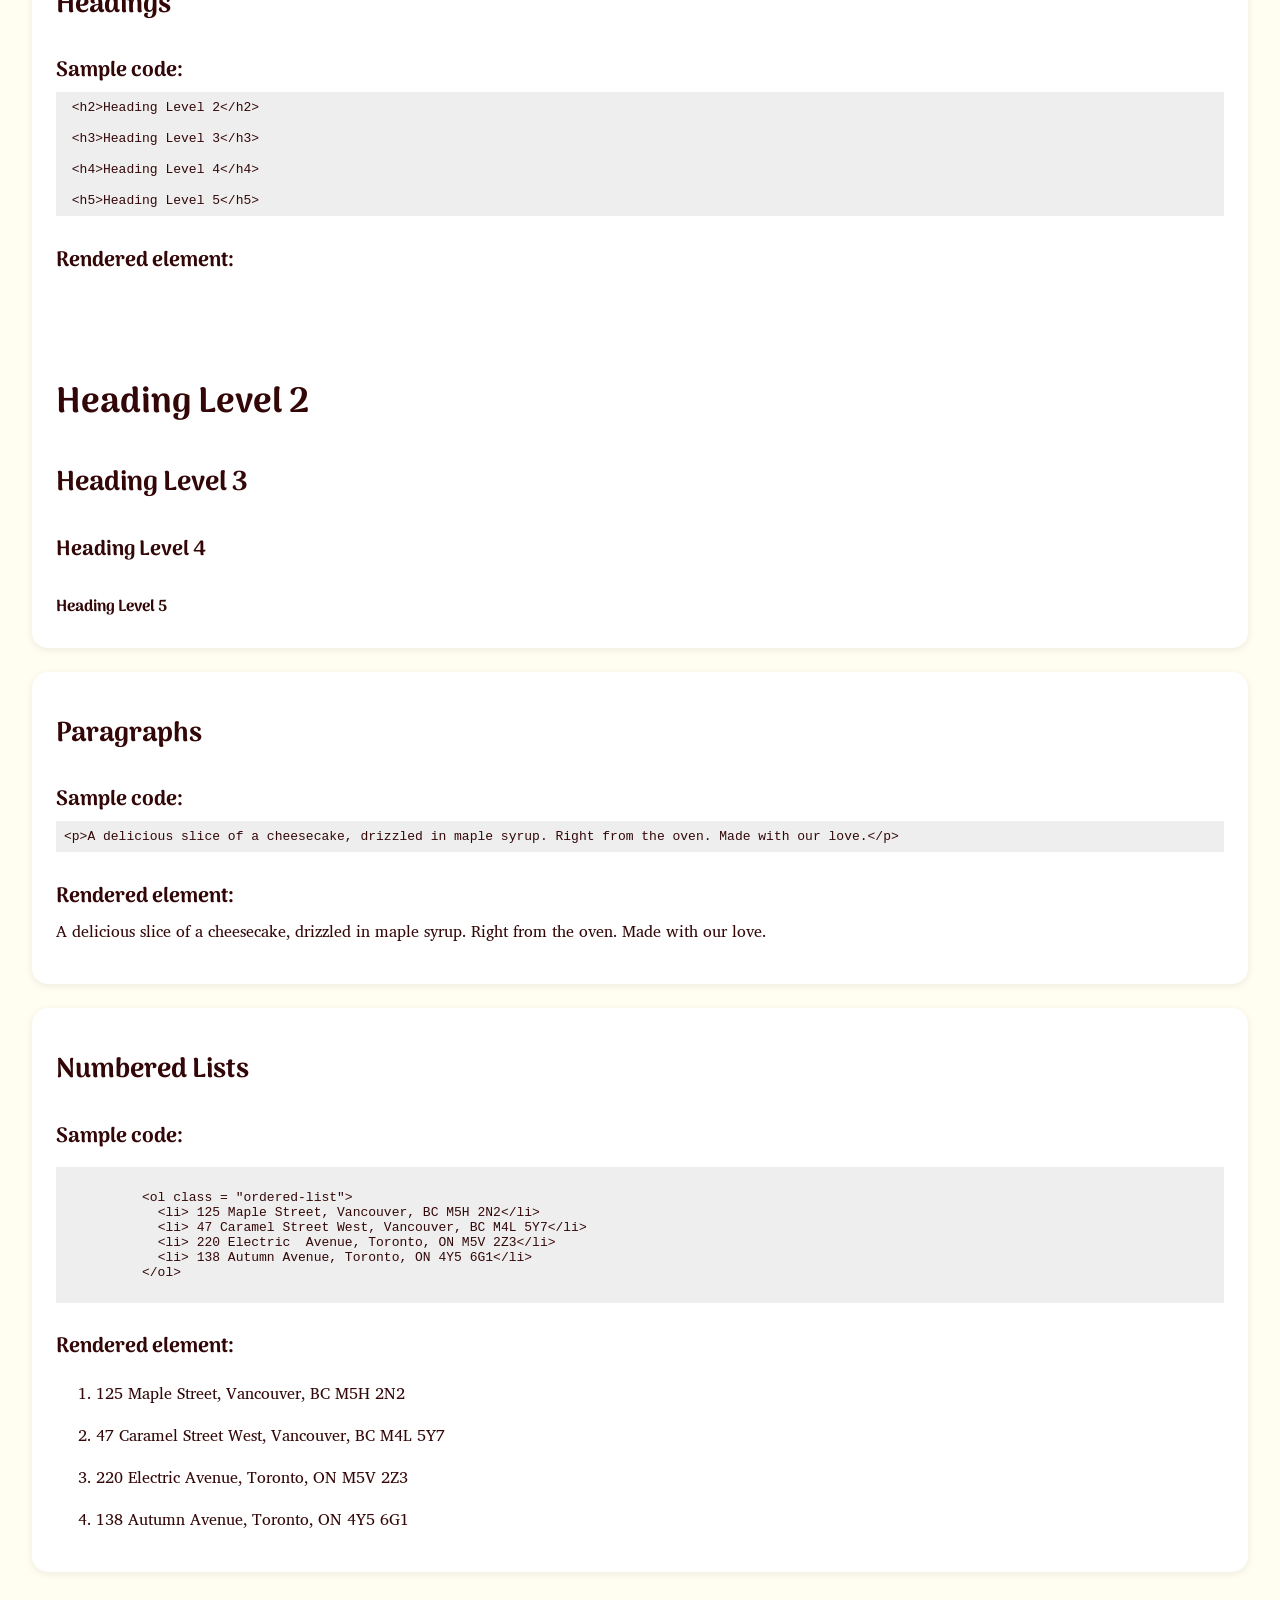
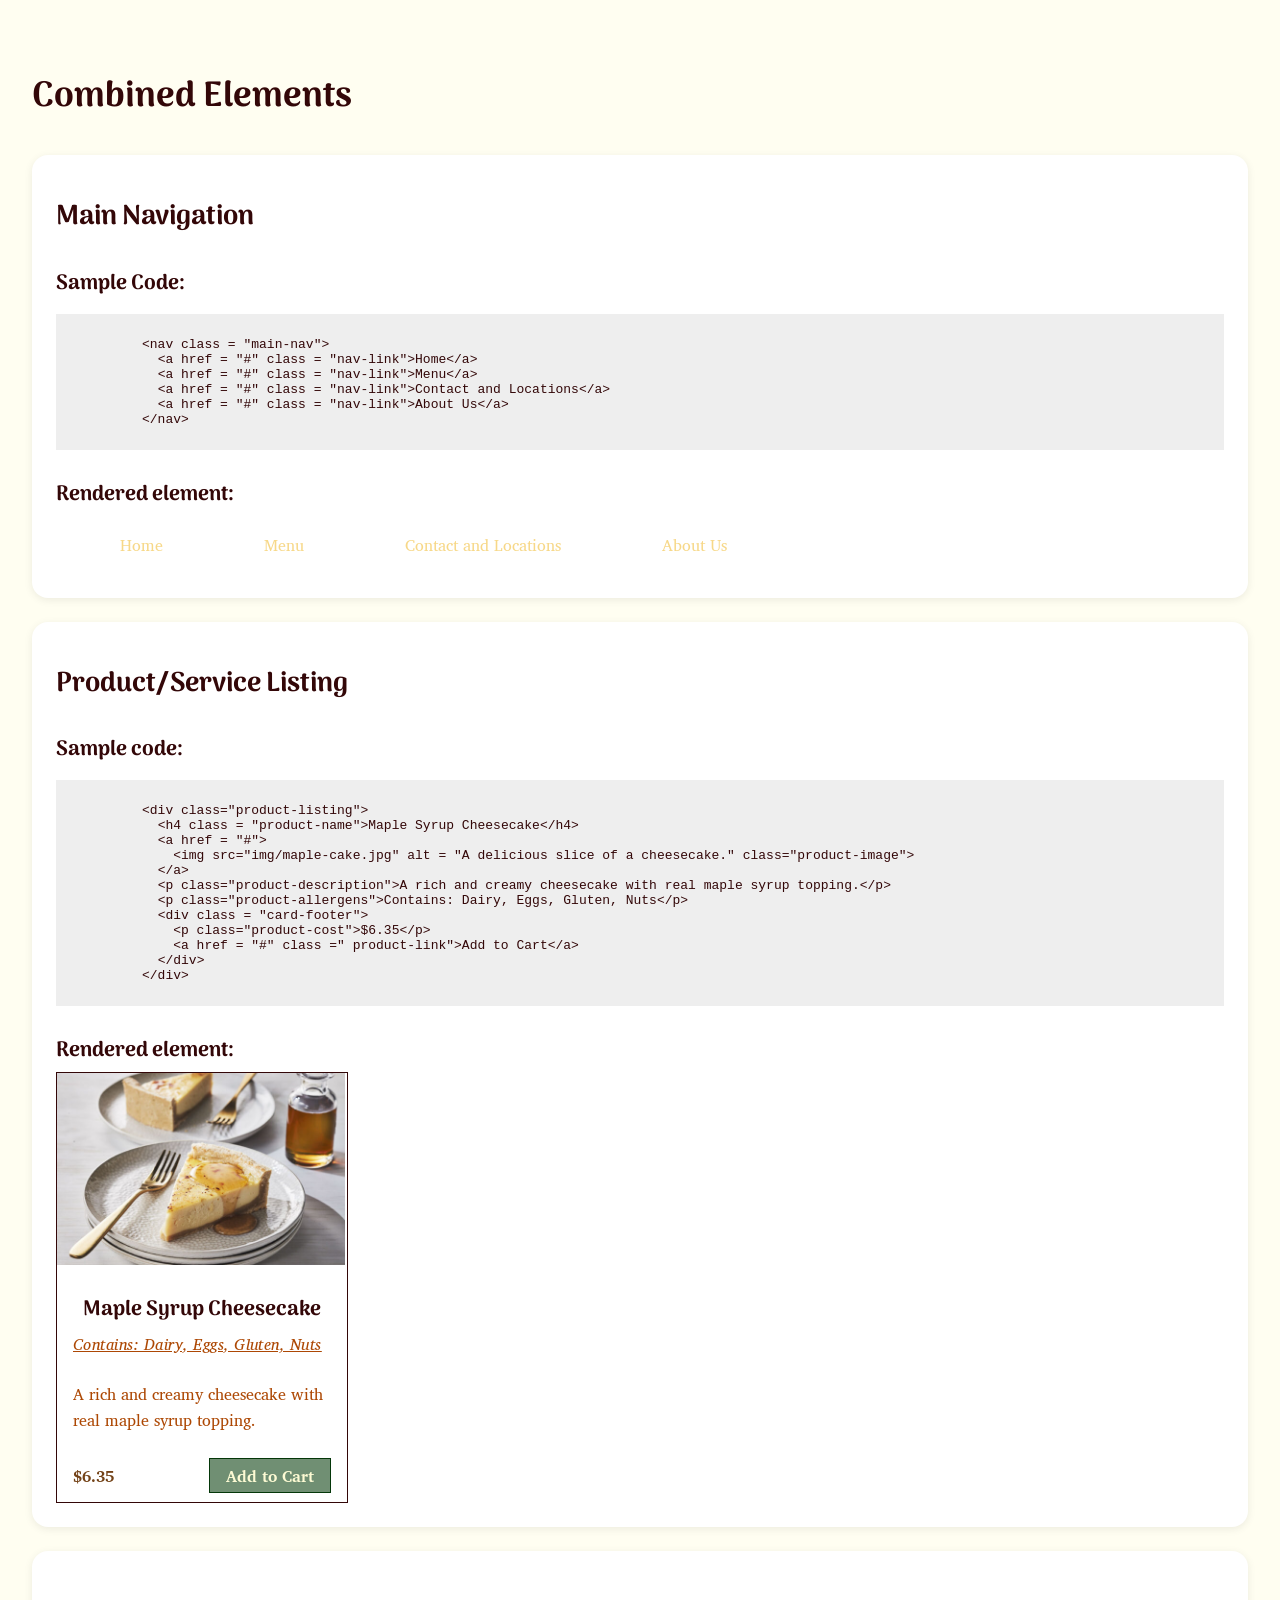
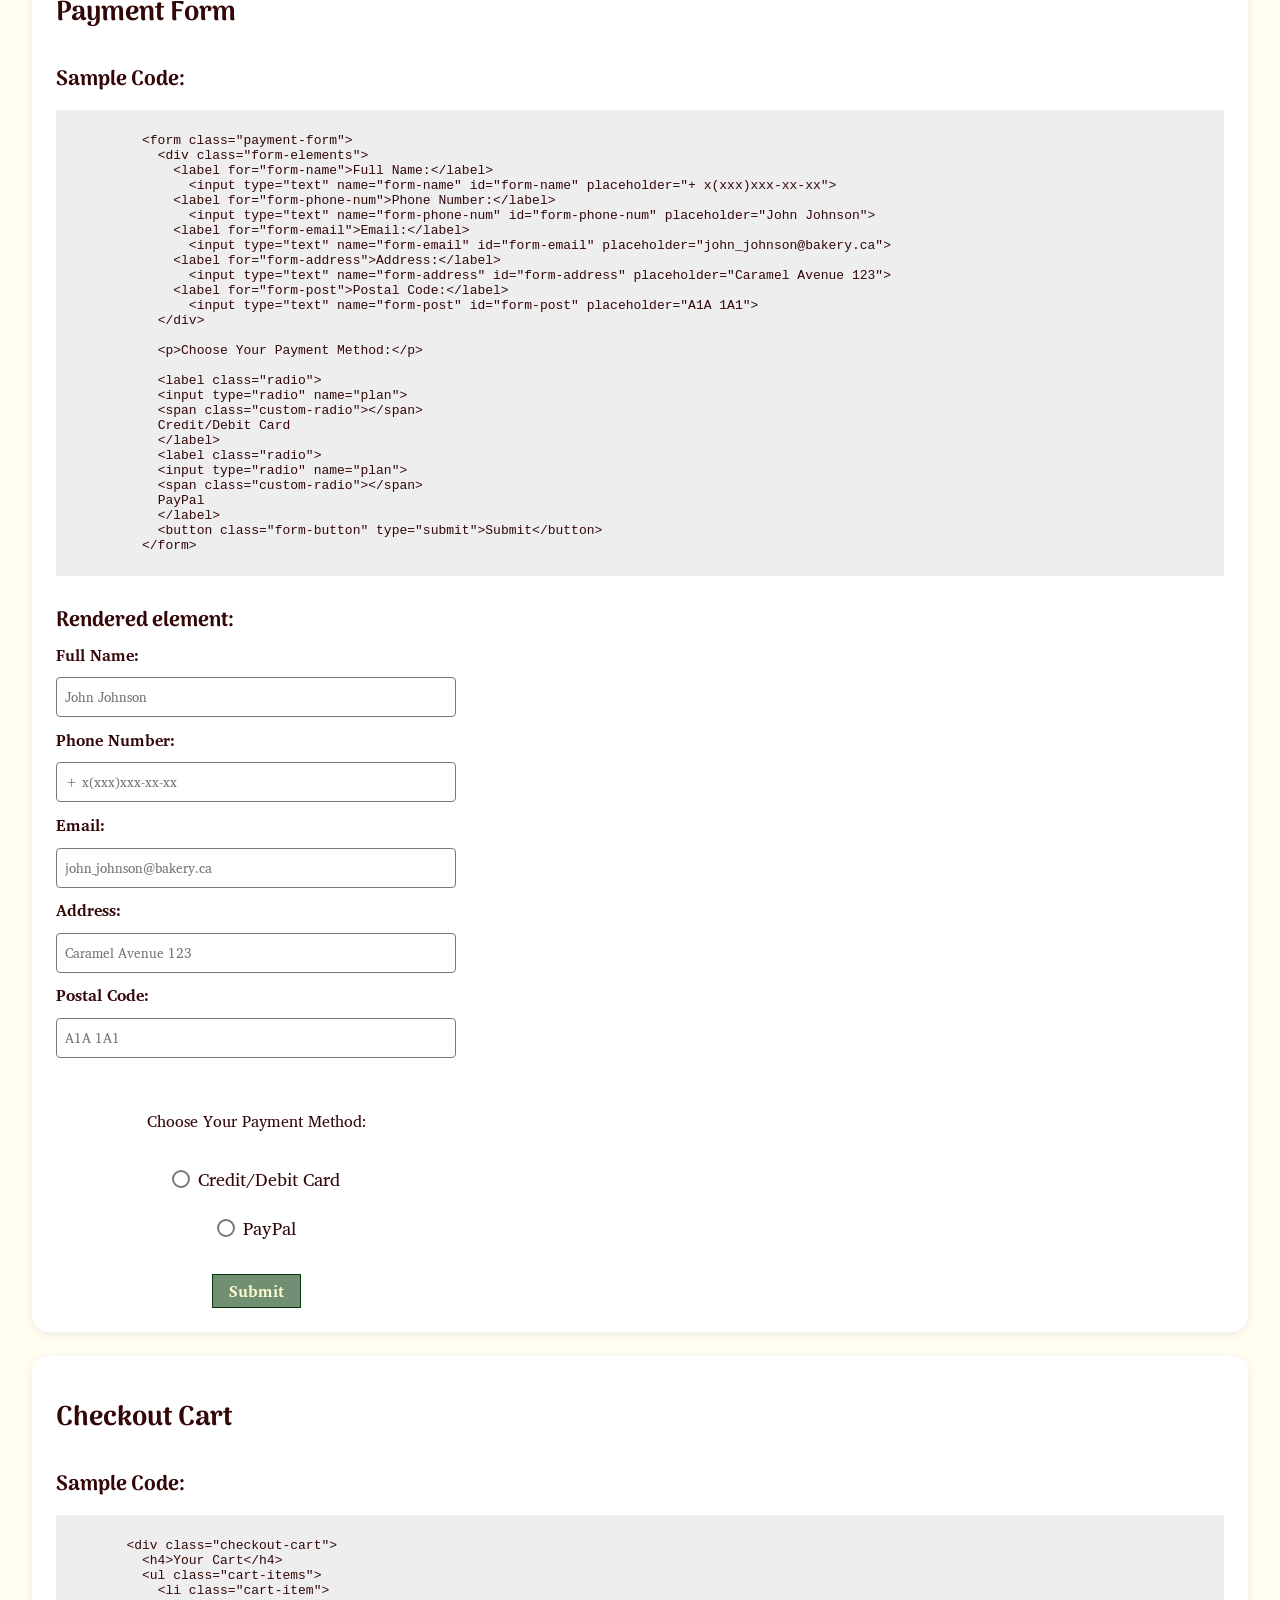
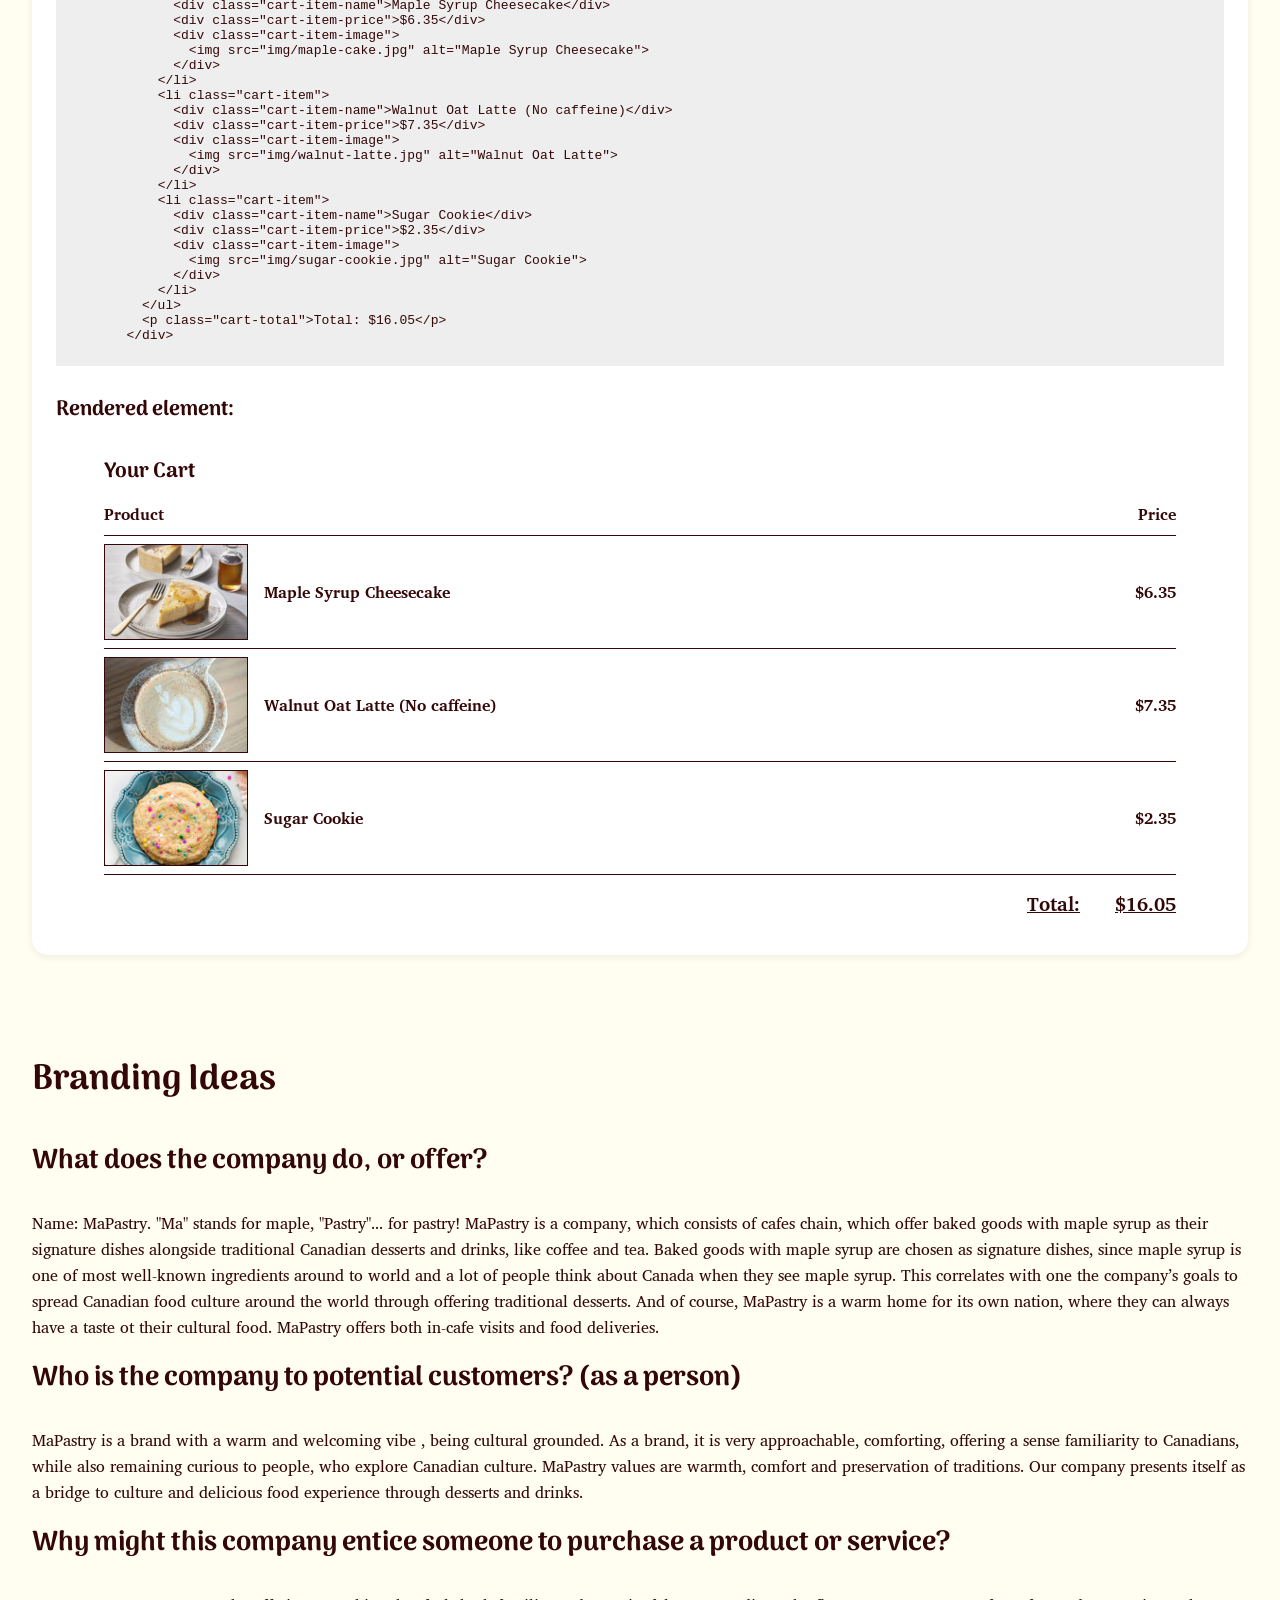
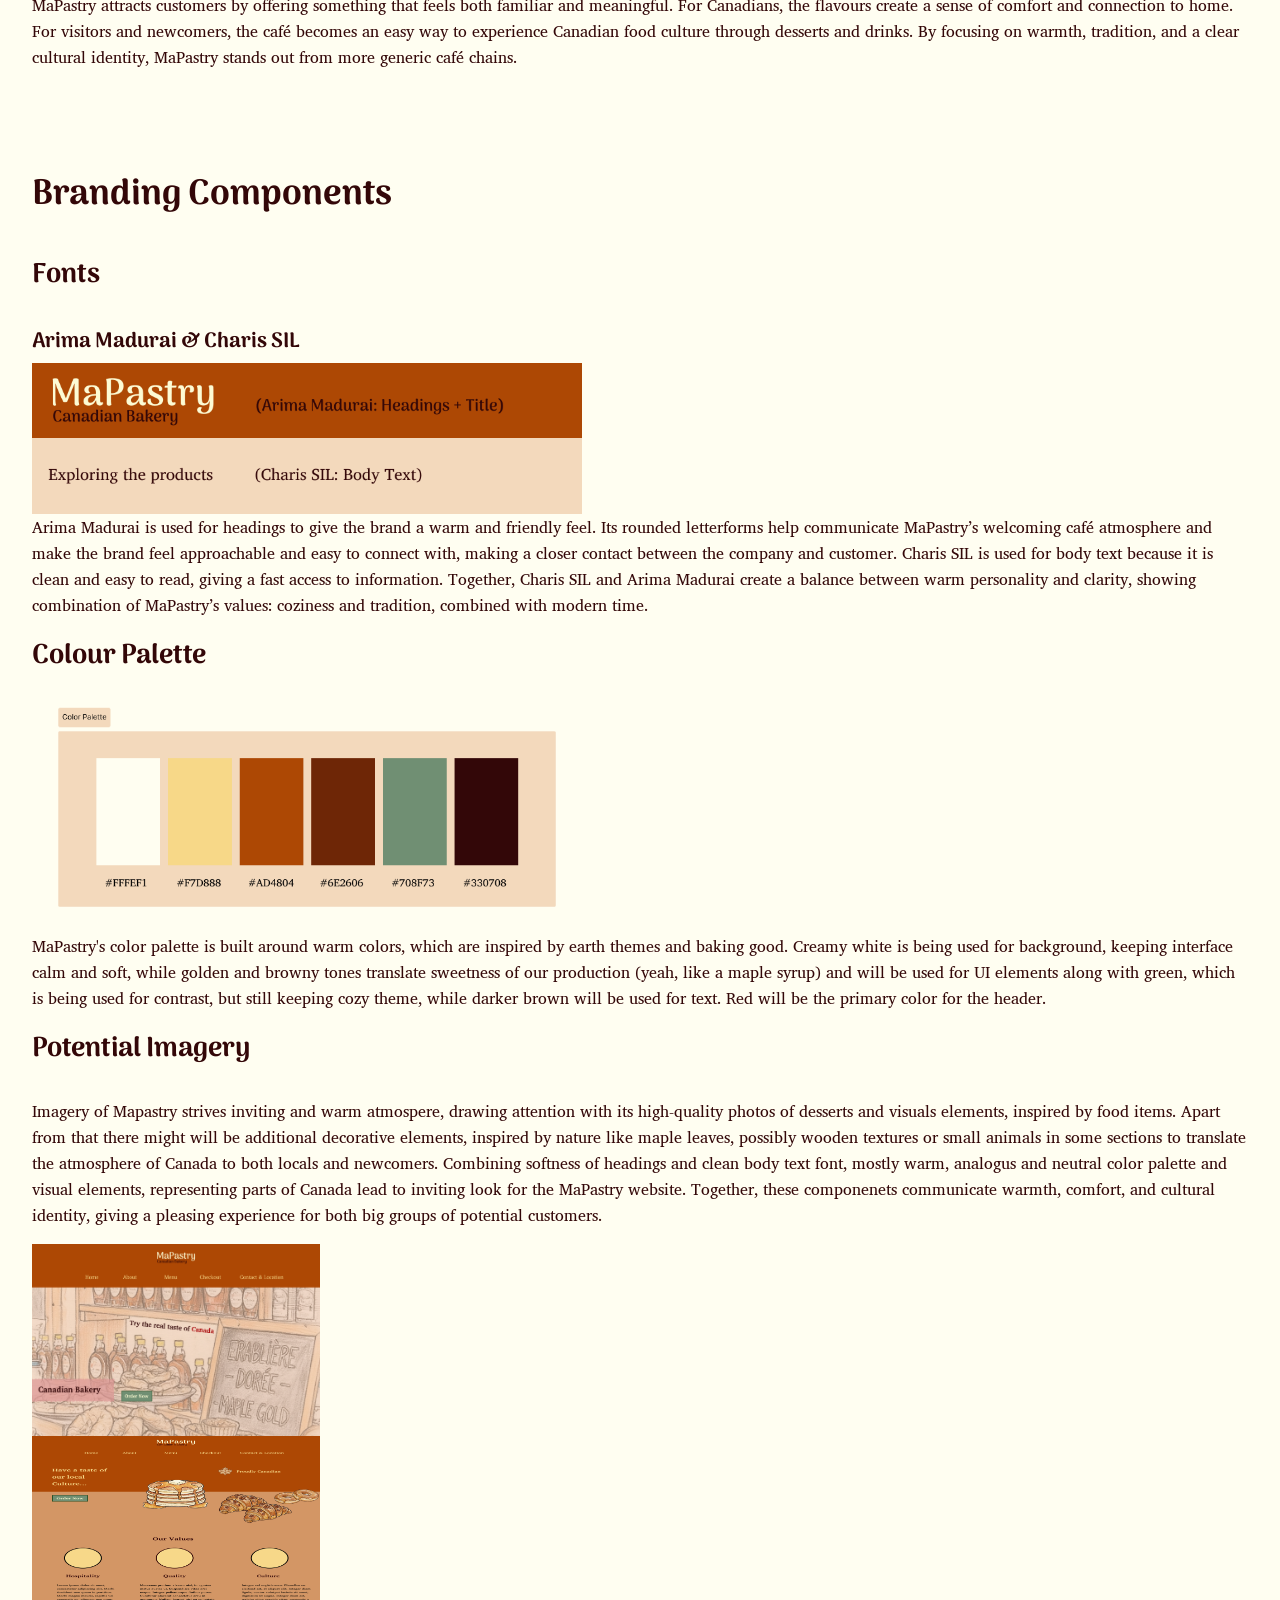
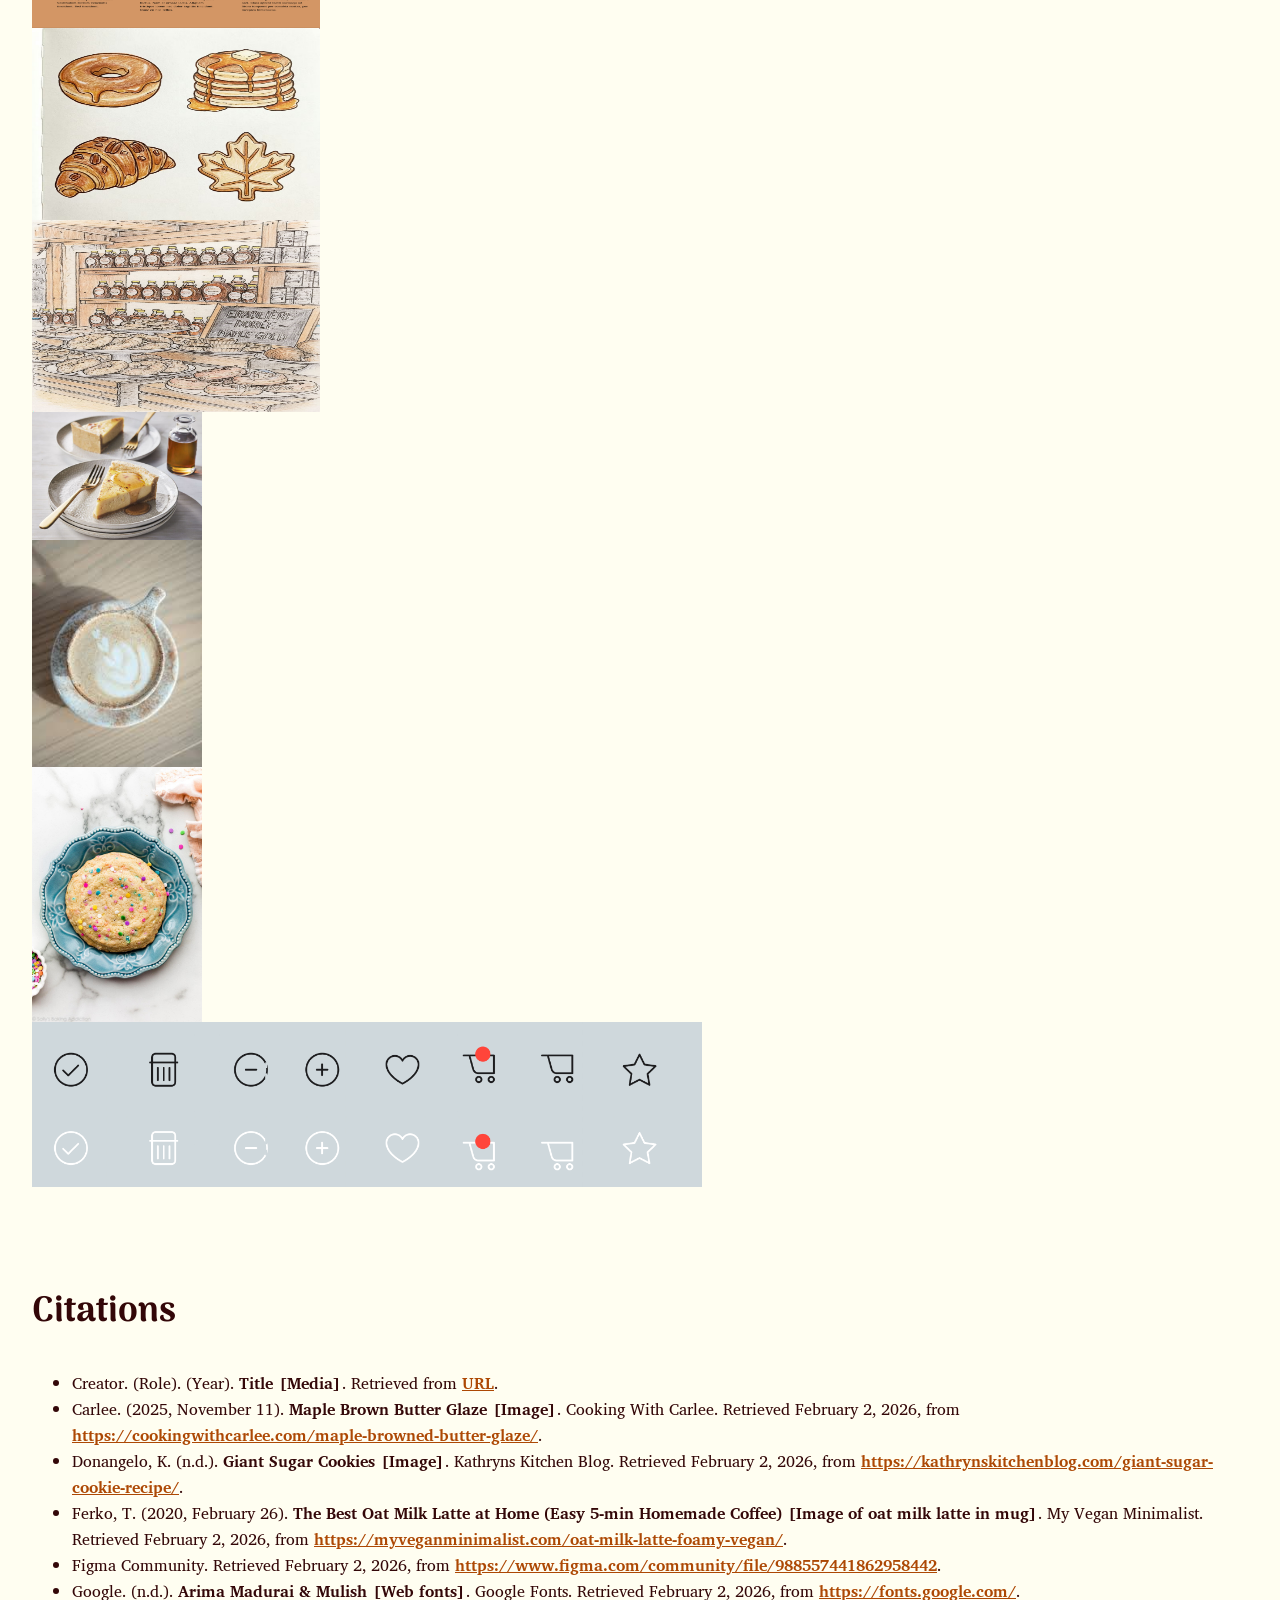
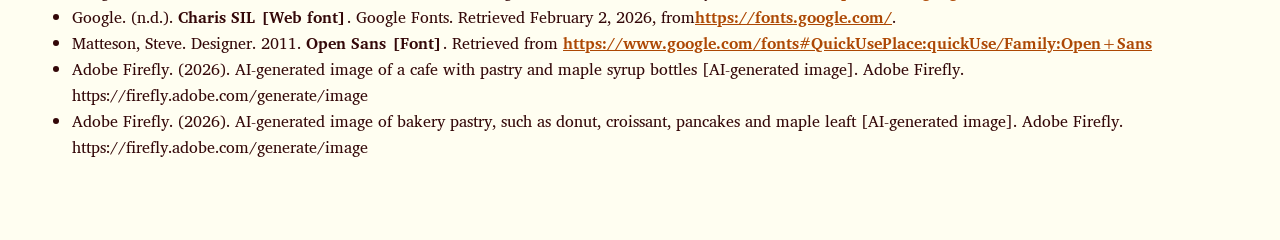
<file: style-guide.html>
<!DOCTYPE html>
<html lang = "en">

  <head>

    <meta charset="utf-8">
    <title>P02 - Style Guide Template</title>

    <link href="main.css" rel="stylesheet">
    <link href="grids.css" rel="stylesheet">
    <link href="https://fonts.googleapis.com/css2?family=Arima+Madurai:wght@300;400;500;700&display=swap" rel="stylesheet">
    <link href="https://fonts.googleapis.com/css2?family=Charis+SIL:ital,wght@0,400;0,700;1,400;1,700&display=swap" rel="stylesheet">

    <!--used fonts-->

  </head>

  <body class = "style-guide-page">

    <header class = "style-guide-header">
      <h1>P02 - Style Guide Template</h1>

    
      <nav>        
        <a href="#interactive_elements">Interactive Elements</a>
        <a href="#text_elements">Text Elements</a>
        <a href="#combined_elements">Combined Elements</a>
        <a href="#branding-ideas">Branding Ideas</a>
        <a href="#branding-componenets">Branding Components</a>
        <a href="index.html">Main Page</a>
        <a href="about.html">About Us</a>
        <a href="product-list.html">Product Listing Page</a>
        <a href="maple-syrup-cheesecake.html">Detailed Product Page</a>
        <a href="checkout.html">Checkout Page</a>
        <a href="contacts.html">Contacts</a>
        <a href="citations.html">Citations</a>
      </nav>

    </header>

    <!-- INTERACTIVE ELEMENTS SECTION // -->
    <section id="interactive_elements">
      <h2>Interactive Elements</h2>


      <section class="element">

        <h3>In-text link</h3>

        <h4>Sample code:</h4>
        <code>&lt;p&gt;I want to see the &lt;a href = "#" class="text-link">catalogue&lt;/a&gt; and choose delicious desserts!&lt;/p&gt;</code>

        <h4>Rendered element:</h4>
        <p>I want to see the <a href="#" class = "text-link" >catalogue</a> and choose delicious desserts!</p>
      </section>


      <!-- Default Button styling section -->
      <section class="element">

        <h3>Navigation Link</h3>

        <h4>CSS selector:</h4>
        <p>.button-nav</p>

        <h4>Sample code:</h4>
        <code>&lt;a href="#" class="button"&gt;About Us&lt;/a&gt;</code>

        <h4>Rendered element:</h4>
        <a class = "button-nav" href="#">About Us</a>

      </section>


      <section class="element">
        <h3>Submit/Reset Buttons</h3>

        <h4>Sample code:</h4>
        <code>&lt;button type = "form-button" type = "submit"&gt;Submit&lt;/button&gt;</code>
        <code>&lt;button type = "form-buttonRESET" type = "reset"&gt;Reset&lt;/button&gt;</code>

        <h4>Rendered element:</h4>
        <button class = "form-button" type = "submit">Submit</button>
        <button class = "form-buttonRESET" type = "reset">Reset</button>
      </section>


      <section class="element">
        <h3>Text Input Field with Label</h3>

        <h4>Sample code:</h4>
        <code>&lt;label for = "form-phone"&gt;Phone Number:&lt;/label&gt;
        &lt;input type = "text" name = "form-phone" id = "form-phone" placeholder = "+ x(xxx)xxx-xx-xx"&gt;</code>
        <!--Source:https://developer.mozilla.org/en-US/docs/Web/HTML/Reference/Elements/label
        I did this part using only class material at first, but I also checked on this website, that
        "name" attribute is being used, so I included it just in case.-->

        <h4>Rendered element:</h4>
        <div class = "form-elements">
          <label for = "form-phone">Phone Number:</label>
          <input type = "text" name = "form-phone" id = "form-phone" placeholder = "+ x(xxx)xxx-xx-xx">
        </div>
      </section>


      <section class="element">
        <h3>Radio Button with Label</h3>
        <!-- learnt how to make custom radio button here: https://gist.github.com/Cutcopy/3fce01b4e66c4663ef27-->
        <h4>Sample code:</h4>
        <code>&lt;label class="radio"&gt;
        &lt;input type="radio" name="plan"&gt;
        &lt;span class="custom-radio"&gt;&lt;/span&gt;
        Add Utensils
        &lt;/label&gt;
        </code>
        <h4>Rendered element:</h4>
        <label class="radio">
        <input type="radio" name="plan">
        <span class="custom-radio"></span>
        Add Utensils
        </label>

        
           
        <!--looked up here about radio type: https://developer.mozilla.org/en-US/docs/Web/HTML/Reference/Elements/input/radio-->
      </section>


      <section class="element">
        <h3>Image as a Link</h3>

        <h4>Sample code:</h4>
        <code>&lt;a href = "#" class = "image-link"&gt;&lt;img src = "img/maple-cake.jpg" alt="a piece of maple syrup flavor cake lying on a plate"&gt;&lt;/a&gt; </code>
        <h4>Rendered element:</h4>
        <a href = "#" class = "image-link"><img src = "img/maple-cake.jpg" alt="a piece of maple syrup flavor cake lying on a plate"></a>
      </section>


    </section>
    <!-- // INTERACTIVE ELEMENTS SECTION -->

    


    <!-- TEXT ELEMENTS SECTION // -->
    <section id="text_elements">
      <h2>Text Elements</h2>

      <section class="element">
        <h3>Headings</h3>

        <h4>Sample code:</h4>
        <code> &lt;h2&gt;Heading Level 2&lt;/h2&gt; </code>
        <code> &lt;h3&gt;Heading Level 3&lt;/h3&gt; </code> 
        <code> &lt;h4&gt;Heading Level 4&lt;/h4&gt; </code> 
        <code> &lt;h5&gt;Heading Level 5&lt;/h5&gt; </code> 

        <h4>Rendered element:</h4>
        <h2>Heading Level 2</h2>
        <h3>Heading Level 3</h3>
        <h4>Heading Level 4</h4>
        <h5>Heading Level 5</h5>
      </section>

      <section class="element">
        <h3>Paragraphs</h3>

        <h4>Sample code:</h4>
        <code>&lt;p&gt;A delicious slice of a cheesecake, drizzled in maple syrup. Right from the oven. Made with our love.&lt;/p&gt;</code>

        <h4>Rendered element:</h4>
        <p>A delicious slice of a cheesecake, drizzled in maple syrup. Right from the oven. Made with our love.</p>
      </section>

      <section class="element">
        <h3>Numbered Lists</h3>
        <!--looked up for tag <pre> so long code examples can be more readable in style guide: https://developer.mozilla.org/en-US/docs/Web/HTML/Reference/Elements/pre-->
        <h4>Sample code:</h4>
        <pre><code> 
          &lt;ol class = "ordered-list"&gt;
            &lt;li&gt; 125 Maple Street, Vancouver, BC M5H 2N2&lt;/li&gt;
            &lt;li&gt; 47 Caramel Street West, Vancouver, BC M4L 5Y7&lt;/li&gt;
            &lt;li&gt; 220 Electric  Avenue, Toronto, ON M5V 2Z3&lt;/li&gt;
            &lt;li&gt; 138 Autumn Avenue, Toronto, ON 4Y5 6G1&lt;/li&gt;
          &lt;/ol&gt;
        </code></pre>

        <h4>Rendered element:</h4>
        <ol class = "ordered-list">
          <li> 125 Maple Street, Vancouver, BC M5H 2N2</li>
          <li> 47 Caramel Street West, Vancouver, BC M4L 5Y7</li>
          <li> 220 Electric  Avenue, Toronto, ON M5V 2Z3</li>
          <li> 138 Autumn Avenue, Toronto, ON 4Y5 6G1</li>
        </ol>
      </section>

    </section>
    <!-- // TEXT ELEMENTS SECTION -->



    <!-- COMBINED ELEMENTS SECTION // -->
    <section id="combined_elements">
      <h2>Combined Elements</h2>

      <section class="element">
        <h3>Main Navigation</h3>
        <!--looked up for tag <pre> so long code examples can be more readable in style guide: https://developer.mozilla.org/en-US/docs/Web/HTML/Reference/Elements/pre-->
        <h4>Sample Code:</h4>
        <pre><code> 
          &lt;nav class = "main-nav"&gt;
            &lt;a href = "#" class = "nav-link"&gt;Home&lt;/a&gt;
            &lt;a href = "#" class = "nav-link"&gt;Menu&lt;/a&gt;
            &lt;a href = "#" class = "nav-link"&gt;Contact and Locations&lt;/a&gt;
            &lt;a href = "#" class = "nav-link"&gt;About Us&lt;/a&gt;
          &lt;/nav&gt;
        </code></pre>

        <h4>Rendered element:</h4>
        <nav class="main-nav">
          <div class = "main-nav">
          <a href="#" class="nav">Home</a>
          <a href="#" class="nav">Menu</a>
          <a href="#" class="nav">Contact and Locations</a>
          <a href="#" class="nav">About Us</a>
          </div>
        </nav>

      </section>

      <section class="element">
        <h3>Product/Service Listing</h3>

        <h4>Sample code:</h4>
        <pre><code>
          &lt;div class="product-listing"&gt;
            &lt;h4 class = "product-name"&gt;Maple Syrup Cheesecake&lt;/h4&gt;
            &lt;a href = "#"&gt;
              &lt;img src="img/maple-cake.jpg" alt = "A delicious slice of a cheesecake." class="product-image"&gt;
            &lt;/a&gt;
            &lt;p class="product-description"&gt;A rich and creamy cheesecake with real maple syrup topping.&lt;/p&gt;
            &lt;p class="product-allergens"&gt;Contains: Dairy, Eggs, Gluten, Nuts&lt;/p&gt;
            &lt;div class = "card-footer"&gt;
              &lt;p class="product-cost"&gt;$6.35&lt;/p&gt;
              &lt;a href = "#" class =" product-link"&gt;Add to Cart&lt;/a&gt;
            &lt;/div&gt;
          &lt;/div&gt;
        </code></pre>

        <h4>Rendered element:</h4>
        <div class="product-listing">
          <a href="#" class = "image-link">
            <img src="img/maple-cake.jpg" alt="A delicious slice of a cheesecake.">
          </a>
          <div class = "product-info">
            <h4 class="product-name">Maple Syrup Cheesecake</h4>
            <p class="product-allergens">Contains: Dairy, Eggs, Gluten, Nuts</p>
          </div>
          <p class="product-description">A rich and creamy cheesecake with real maple syrup topping.</p>
          <div class = "card-footer">
            <p class="product-cost">$6.35</p>
            <a href="#" class="form-button">Add to Cart</a>
          </div>
        </div>
      </section>

      <section class="element">
        <h3>Payment Form</h3>

        <h4>Sample Code:</h4>
        <pre><code>
          &lt;form class="payment-form"&gt;
            &lt;div class="form-elements"&gt;
              &lt;label for="form-name"&gt;Full Name:&lt;/label&gt;
                &lt;input type="text" name="form-name" id="form-name" placeholder="+ x(xxx)xxx-xx-xx"&gt;
              &lt;label for="form-phone-num"&gt;Phone Number:&lt;/label&gt;
                &lt;input type="text" name="form-phone-num" id="form-phone-num" placeholder="John Johnson"&gt;
              &lt;label for="form-email"&gt;Email:&lt;/label&gt;
                &lt;input type="text" name="form-email" id="form-email" placeholder="john_johnson@bakery.ca"&gt;
              &lt;label for="form-address"&gt;Address:&lt;/label&gt;
                &lt;input type="text" name="form-address" id="form-address" placeholder="Caramel Avenue 123"&gt;
              &lt;label for="form-post"&gt;Postal Code:&lt;/label&gt;
                &lt;input type="text" name="form-post" id="form-post" placeholder="A1A 1A1"&gt;
            &lt;/div&gt;

            &lt;p&gt;Choose Your Payment Method:&lt;/p&gt;

            &lt;label class="radio"&gt;
            &lt;input type="radio" name="plan"&gt;
            &lt;span class="custom-radio"&gt;&lt;/span&gt;
            Credit/Debit Card
            &lt;/label&gt;
            &lt;label class="radio"&gt;
            &lt;input type="radio" name="plan"&gt;
            &lt;span class="custom-radio"&gt;&lt;/span&gt;
            PayPal
            &lt;/label&gt;
            &lt;button class="form-button" type="submit"&gt;Submit&lt;/button&gt;
          &lt;/form&gt;
        </code></pre>


        <h4>Rendered element:</h4>
          <form class="payment-form">
            <div class = "form-elements">
              <label for = "form-name">Full Name:</label>
                <input type = "text" name = "form-name" id = "form-name" placeholder = "John Johnson">
              <label for = "form-phone-num">Phone Number:</label>
                <input type = "text" name = "form-phone-num" id = "form-phone-num" placeholder = "+ x(xxx)xxx-xx-xx">
              <label for = "form-email">Email:</label>
                <input type = "text" name = "form-email" id = "form-email" placeholder = "john_johnson@bakery.ca">
              <label for = "form-address">Address:</label>
                <input type = "text" name = "form-address" id = "form-address" placeholder = "Caramel Avenue 123">
              <label for = "form-post">Postal Code:</label>
                <input type = "text" name = "form-post" id = "form-post" placeholder = "A1A 1A1">
            </div>

            <p>Choose Your Payment Method:</p>

            <label class="radio">
            <input type="radio" name="plan">
            <span class="custom-radio"></span>
            Credit/Debit Card
            </label>
            <label class="radio">
            <input type="radio" name="plan">
            <span class="custom-radio"></span>
            PayPal
            </label>

            <button class="form-button" type="submit">Submit</button>
            </form>
            </section>

      <section class="element">
        <h3>Checkout Cart</h3>

        <h4>Sample Code:</h4>
        <pre><code>
        &lt;div class="checkout-cart"&gt;
          &lt;h4&gt;Your Cart&lt;/h4&gt;
          &lt;ul class="cart-items"&gt;
            &lt;li class="cart-item"&gt;
              &lt;div class="cart-item-name"&gt;Maple Syrup Cheesecake&lt;/div&gt;
              &lt;div class="cart-item-price"&gt;$6.35&lt;/div&gt;
              &lt;div class="cart-item-image"&gt;
                &lt;img src="img/maple-cake.jpg" alt="Maple Syrup Cheesecake"&gt;
              &lt;/div&gt;
            &lt;/li&gt;
            &lt;li class="cart-item"&gt;
              &lt;div class="cart-item-name"&gt;Walnut Oat Latte (No caffeine)&lt;/div&gt;
              &lt;div class="cart-item-price"&gt;$7.35&lt;/div&gt;
              &lt;div class="cart-item-image"&gt;
                &lt;img src="img/walnut-latte.jpg" alt="Walnut Oat Latte"&gt;
              &lt;/div&gt;
            &lt;/li&gt;
            &lt;li class="cart-item"&gt;
              &lt;div class="cart-item-name"&gt;Sugar Cookie&lt;/div&gt;
              &lt;div class="cart-item-price"&gt;$2.35&lt;/div&gt;
              &lt;div class="cart-item-image"&gt;
                &lt;img src="img/sugar-cookie.jpg" alt="Sugar Cookie"&gt;
              &lt;/div&gt;
            &lt;/li&gt;
          &lt;/ul&gt;
          &lt;p class="cart-total"&gt;Total: $16.05&lt;/p&gt;
        &lt;/div&gt;
        </code></pre>


        <h4>Rendered element:</h4>
          <div class="checkout-cart">
            <h4>Your Cart</h4>
            <ul class="cart-items">
              <li class = "cart-header">
                <div class = "header-product">Product</div>
                <div class = "header-price">Price</div>
              </li>
              <li class="cart-item">
                <div class="item-details">
                  <img src="img/maple-cake.jpg" alt="Maple Syrup Cheesecake" class="cart-item-image"> <!--cheesecake image: https://www.google.com/search?sca_esv=449808707ab54592&rlz=1C5CHFA_enRU907RU908&sxsrf=ANbL-n4_2D99c-ySaFGrkwpUbXqF6I4DnA:1769443565425&udm=2&fbs=[base64]&q=maple+cheesecake&sa=X&sqi=2&ved=2ahUKEwj3gav5yqmSAxVMEjQIHQCUFR4QtKgLegQIGhAB&biw=1422&bih=849&dpr=2&aic=0#vhid=mEJMOMpN0LvPjM&vssid=mosaic-->
                  <div class="item-name">Maple Syrup Cheesecake</div>
                </div>
                <div class="item-price">$6.35</div>
              </li>
              <li class="cart-item">
                <div class="item-details">
                  <img src="img/latte.jpeg" alt="Walnut Oat Latte" class="cart-item-image"> <!--latte image: https://myveganminimalist.com/oat-milk-latte-foamy-vegan/-->
                  <div class="item-name">Walnut Oat Latte (No caffeine)</div>
                </div>
                 <div class="item-price">$7.35</div>
              </li>
              <li class="cart-item">
                <div class="item-details">
                  <img src="img/cookie.jpg" alt="Sugar Cookie" class="cart-item-image"> <!--cookie image: https://sallysbakingaddiction.com/giant-sugar-cookie/-->
                  <div class="item-name">Sugar Cookie</div>
                </div>
                <div class="item-price">$2.35</div>
              </li>
              <li class="cart-total">
                <div class="total-label">Total:</div>
                <div class="total-value">$16.05</div>
              </li>
            </ul>
          </div>
      </section>

    </section>
    <!-- // COMBINED ELEMENTS SECTION -->

    <section id = "branding-ideas">
      <h2>Branding Ideas</h2>
      <h3>What does the company do, or offer?</h3>
      <p>Name: MaPastry. "Ma" stands for maple, "Pastry"... for pastry! MaPastry is a company, which consists of cafes chain, which offer baked goods with maple syrup as their signature dishes alongside traditional Canadian desserts and drinks, like coffee and tea.

      Baked goods with maple syrup are chosen as signature dishes, since maple syrup is one of most well-known ingredients around to world and a lot of people think about Canada when they see maple syrup. This correlates with one the company’s goals to spread Canadian food culture around the world through offering traditional desserts. And of course, MaPastry is a warm home for its own nation, where they can always have a taste ot their cultural food. 

      MaPastry offers both in-cafe visits and food deliveries. 
      </p>

      <h3>Who is the company to potential customers? (as a person)</h3>

      <p>MaPastry is a brand with a warm and welcoming vibe , being cultural grounded. As a brand, it is very approachable, comforting, offering a sense familiarity to Canadians, while also remaining curious to people, who explore Canadian culture. MaPastry values are warmth, comfort and preservation of traditions. 
      Our company presents itself as a bridge to culture and delicious food experience through desserts and drinks.</p>
     
      <h3>Why might this company entice someone to purchase a product or service?</h3>
      
      <p>MaPastry attracts customers by offering something that feels both familiar and meaningful. For Canadians, the flavours create a sense of comfort and connection to home. For visitors and newcomers, the café becomes an easy way to experience Canadian food culture through desserts and drinks. By focusing on warmth, tradition, and a clear cultural identity, MaPastry stands out from more generic café chains.</p>
    </section>
    
    <section id = "branding-componenets">
      <h2>Branding Components</h2>

      <h3>Fonts</h3>

      <h4>Arima Madurai & Charis SIL</h4>

      <img src="img/fonts-maPastry.png" width = 550 alt = "fonts used for MaPastry's website">

      <p>Arima Madurai is used for headings to give the brand a warm and friendly feel. Its rounded letterforms help communicate MaPastry’s welcoming café atmosphere and make the brand feel approachable and easy to connect with, making a closer contact between the company and customer.

        Charis SIL is used for body text because it is clean and easy to read, giving a fast access to information. Together, Charis SIL and Arima Madurai create a balance between warm personality and clarity, showing combination of MaPastry’s values: coziness and tradition, combined with modern time.
      </p>

      <h3>Colour Palette</h3>
      <img src = img/color-palette.png width = 550 alt="color palette of MaPastry Brand">
      <p>MaPastry's color palette is built around warm colors, which are inspired by earth themes and baking good. Creamy white is being used for background, keeping interface calm and soft, while golden and browny tones
        translate sweetness of our production (yeah, like a maple syrup) and will be used for UI elements along with green, which is being used for contrast, but still keeping cozy theme, while darker brown will be used for text.
        Red will be the primary color for the header.  
      </p>

      <h3>Potential Imagery</h3>

      <p>Imagery of Mapastry strives inviting and warm atmospere, drawing attention with its high-quality photos of desserts and visuals elements, inspired by food items. Apart from that there might will be additional decorative elements, inspired by nature like maple leaves, possibly wooden textures or 
        small animals in some sections to translate the atmosphere of Canada to both locals and newcomers. 
        
        Combining softness of headings and clean body text font, mostly warm, analogus and neutral color palette and visual elements, representing parts of Canada lead to inviting look for the MaPastry website.
        Together, these componenets communicate warmth, comfort, and cultural identity, giving a pleasing experience for both big groups of potential customers.
      </p>

       <img src = img/landing-page-idea1.png class = image-link width = 550 alt="main page of the MaPastry's website">
       <img src = img/landing-page-idea2.png class = image-link width = 550 alt="a second idea for main page of the MaPastry's website">
       <img src = img/canadian-dishes.png class = image-link width = 550 alt="a picture of pastry dishes: donut, croissants, pancakes and maple leaf">
       <img src = img/landing-page-image1.png class = image-link width = 550 alt="a drawing of the bakery with pastry goods and bottle of maple syrup">
       <img src="img/maple-cake.jpg" alt="Maple Syrup Cheesecake" width = 170 height = 170>
       <img src="img/latte.jpeg" alt="Walnut Oat Latte" width = 170 height = 170>
       <img src="img/cookie.jpg" alt="Sugar Cookie" width = 170 height = 170>
       <img src="img/shop-icons.png" alt="shop icons" width = 670 height = 170> <!-- taken from https://www.figma.com/community/file/1156555637629672146-->

    </section>



    <section id="citations">
      <h2>Citations</h2>

      <ul>
        <li>Creator. (Role). (Year). <strong>Title [Media]</strong>. Retrieved from <a href="#" class = "text-link">URL</a>.</li>

        <li>Carlee. (2025, November 11). <strong>Maple Brown Butter Glaze [Image]</strong>. Cooking With Carlee. Retrieved February 2, 2026, from <a href="https://cookingwithcarlee.com/maple-browned-butter-glaze/" class = "text-link">https://cookingwithcarlee.com/maple-browned-butter-glaze/</a>.</li>
        <li>Donangelo, K. (n.d.). <strong>Giant Sugar Cookies [Image]</strong>. Kathryns Kitchen Blog. Retrieved February 2, 2026, from <a href="https://kathrynskitchenblog.com/giant-sugar-cookie-recipe/" class = "text-link">https://kathrynskitchenblog.com/giant-sugar-cookie-recipe/</a>.</li>
        <li>Ferko, T. (2020, February 26). <strong>The Best Oat Milk Latte at Home (Easy 5-min Homemade Coffee) [Image of oat milk latte in mug]</strong>. My Vegan Minimalist. Retrieved February 2, 2026, from <a href="https://myveganminimalist.com/oat-milk-latte-foamy-vegan/" class = "text-link">https://myveganminimalist.com/oat-milk-latte-foamy-vegan/</a>.</li>
        <li>Figma Community. Retrieved February 2, 2026, from <a href="https://www.figma.com/community/file/988557441862958442" class = "text-link">https://www.figma.com/community/file/988557441862958442</a>.</li>
        <li>Google. (n.d.). <strong>Arima Madurai & Mulish [Web fonts]</strong>. Google Fonts. Retrieved February 2, 2026, from  <a href="https://fonts.google.com/x" class = "text-link">https://fonts.google.com/</a>.</li>
        <li>Google. (n.d.). <strong>Charis SIL [Web font]</strong>. Google Fonts. Retrieved February 2, 2026, from<a href="https://fonts.google.com/" class="text-link">https://fonts.google.com/</a>.</li>
        <li>Matteson, Steve. Designer. 2011. <strong>Open Sans [Font]</strong>. Retrieved from <a href="https://www.google.com/fonts#QuickUsePlace:quickUse/Family:Open+Sans" class = "text-link">https://www.google.com/fonts#QuickUsePlace:quickUse/Family:Open+Sans</a></li>
        <li>Adobe Firefly. (2026). AI-generated image of a cafe with pastry and maple syrup bottles [AI‑generated image]. Adobe Firefly. https://firefly.adobe.com/generate/image</li>
        <li>Adobe Firefly. (2026). AI-generated image of bakery pastry, such as donut, croissant, pancakes and maple leaft [AI‑generated image]. Adobe Firefly. https://firefly.adobe.com/generate/image</li>
      </ul>

    </section>

  </body>
</html>
</file>
<file: main.css>
/*
  STYLE GUIDE STYLING 
  Default styling for the style guide 
*/

code{
  white-space: pre-wrap; /* used to ensure that code examples adjust to the page size, found here: https://developer.mozilla.org/en-US/docs/Web/CSS/Reference/Properties/white-space */
  background-color: #EEE;
  padding: 0.5rem;
  display: block;
}

body {
  font-family: "Charis SIL", serif;
  background: #FFFEF1;
  color: #330708;
  padding: 2rem;
  margin: 0;
}



.style-guide-page header{
  background: #AD4804;
  color: #F7D888;
  padding: 0;
  margin-bottom: 2rem;
  display: flex;
  gap: 1.5rem;
  flex-wrap: wrap; /* used to adjust header elements placing: https://developer.mozilla.org/en-US/docs/Web/CSS/Reference/Properties/flex-wrap*/
  border-radius: 1.75rem;
}


.style-guide-page header nav {
  display: flex;
  flex-wrap: wrap;  /* https://developer.mozilla.org/en-US/docs/Web/CSS/Reference/Properties/flex-wrap*/
  gap: 0.5rem;        
}

.style-guide-header nav a{
  color: #F7D888;
  text-decoration: none;
  padding: 0.8rem 1rem;
  transition: 0.2s;
  margin-left: 1rem;
}


.style-guide-header nav a:hover {
  background: #6E2606;
  color: #FDFBD4;
}

.element {
  background: white;
  padding: 1.5rem;
  border-radius: 1rem;
  margin-bottom: 1.5rem;
  box-shadow: 0 2px 8px rgba(0,0,0,0.08); /*used fror style and aestheitic: https://developer.mozilla.org/en-US/docs/Web/CSS/Reference/Properties/box-shadow */
}

h1{
  font-family: "Arima Madurai", cursive;
  font-size: 2.8rem;
  padding: 0.6rem 1rem;
  color: #330708;
  padding-top: 5rem;
}

h2 {
  font-family: 'Arima Madurai', cursive;
  margin-top: 6rem;
  font-size: 2.2rem;
}

h3 {
  font-family: 'Arima Madurai', cursive;
  margin-top: 1rem;
  font-size: 1.7rem;
}

h4 {
  font-family: 'Arima Madurai', cursive;
  margin-bottom: 0.25rem;
  font-size: 1.3rem;

}
h5 {
  font-family: 'Arima Madurai', cursive;
  margin-bottom: 0.25rem;
  font-size: 1rem;

}

p {
  margin-top: 0;
}
 /* FOOTER STYLING ------------------- */
.web-footer{
  background: #AD4804;
  padding: 3rem 2rem 1.5rem 2rem;
}

.footer-column-first h3,
.footer-column-first h4,
.footer-column-second h3,
.footer-column-second h4,
.footer-column-third h3,
.footer-column-third h4,
.footer-column-fourth h3,
.footer-column-fourth h4 {
  font-size: 1.2rem;
}
.navFooter {
  display: inline-block;
  align-self: flex-start;
  color: #F7D888;
  text-decoration: none;
  padding: 0.25rem 0.8rem;
  margin-left: 3rem;
  transition: 0.3s ease;
}

.navFooter:hover{
  background: #6E2606;
  color: #FDFBD4;
}

.footer-container{
  display: grid;
  grid-template-columns: repeat(4, 1fr);
  gap: 2rem;
}

.footer-column-first, .footer-column-second, .footer-column-third, .footer-column-fourth {
  display: flex;
  flex-direction: column;
}


.footer-column-first{
  gap: 0.6rem;
}

.footer-column-second{
  gap: 1.75rem;
  white-space: nowrap;
}

.footer-column-third{
  gap: 1.75rem;
  white-space: nowrap;
}

.footer-column-fourth{
  gap: 1.5rem;
}

.footer-column-fourth .form-button {
  align-self: flex-start;
}

.footer-column-second h3, .footer-column-second h4 {
  margin-left: 3.9rem;
}

.footer-column-third h3,.footer-column-third h4 {
  margin-left: 3.9rem;
}

.footer-column-fourth .form-elements {
  width: 100%;
  max-width: 25rem;
}

@media (max-width: 62.875rem) {

  .footer-column-first img{
    margin-left: 0.5rem;
  }

  .footer-container {
    grid-template-columns: 1fr 1fr;
  }

  .footer-column-first {
    grid-column: 1 / -1; /*looked up to divide content on the footer: https://developer.mozilla.org/en-US/docs/Web/CSS/Reference/Properties/grid-column*/
  }

  .footer-column-first{
    align-items: center;
  }

  .footer-column-second{
    align-items: center;
    max-width: 20rem;
  }

  .footer-column-third{
    align-items: center;
    max-width: 20rem;
  }

  .footer-column-fourth {
    grid-column: 1 / -1; 
    align-items: center;
    margin-top: 3rem;
  }

  .footer-column-fourth .form-button {
    align-self: center;
  }

  .footer-column-second h4, .footer-column-second h3 {
    align-self: flex-start;
  }

  .footer-column-third h4, .footer-column-third h3 {
    align-self: flex-start;
  }

}

@media (min-width: 41.25rem) and (max-width: 62.875rem){

  .footer-container-second{
    margin-left: 15rem;
  }
}

@media (max-width: 41.25rem) {
  .footer-container {
    grid-template-columns: 1fr;   
  }

  .footer-column-first{
    align-items: start;
    margin-left: 4rem;
  }



  .footer-column-second h4{
    align-items: flex-start;
  }

  .footer-column-fourth{
    align-items: flex-start;
    margin-left: 3.5rem;
    max-width: 40rem;
  }

  .footer-column-fourth .form-button{
    align-self: flex-start;
  }

  .footer-column-first, .footer-column-fourth {
  margin-left: 1.5rem;
}

  .footer-column-second,
  .footer-column-third {
    align-items: flex-start;
  }

  .footer-column-second h4,
.footer-column-third h4 {
  margin-left: 0;
}

.footer-column-second,
  .footer-column-third {
    align-items: flex-start;
    padding-left: 1rem;
  }

  .footer-column-first h4{
    align-items: flex-start;
    padding-right: 1.5rem;
  }

  .navFooter {
    margin-left: 0;
  }

  .footer-column-first{
  align-items: flex-start;
  margin-left: 1rem;
}

  .footer-column-first img{
    align-items: flex-start;
  }

}

/* 
  INTERACTIVE ELEMENTS -------------------
*/

.text-link {
  color: #AD4804;
  font-weight: 600;
  transition: 0.2s;
}

.text-link:hover {
  color: #E60E0E;
  text-decoration: underline;
}

.text-link:focus {
  outline: 1px solid #E60E0E;
}



.nav-link{
  background: #AD4804;
  color: #F7D888;
  text-decoration: none;
}

.nav-link:hover, .nav-link:focus {
  background: #6E2606;
  color: #FDFBD4; 
}

.button, .button-nav, .product-link {
 background: #AD4804;
  color: #F7D888;
  border: none;
  padding: 0.6rem 1rem;
  text-decoration: none;
  transition: 0.2s;
}

.button-nav:hover, .button-nav:focus, .button:hover, .button:focus, .product-link:hover, .product-link:focus {
  background: #6E2606;
  color: #FDFBD4; 
}

.form-elements, .payment-form{
  display: flex;
  flex-direction: column;
  gap: 0.6rem;
  max-width: 25rem;
}


.form-elements label {
    font-weight: 600;
}

.image-link {
  display: block;
  width: 18rem;
  height: 12rem;
}

.image-link img {
  width: 100%;
  height: 100%;
  object-fit: cover;
  transition: transform 0.25s;
}


.form-elements input {
  border: 1px solid #787878;
  border-radius: 0.25rem;
  padding: 0.5rem;
  font-family: "Charis SIL", serif;
  transition: 0.2s;
}

input {
  padding: 0.5rem;
  border-radius: 6px;
  border: 1px solid #ccc;
}

.radio {
  display: flex;
  align-items: center;
  font-size: 18px;
  gap: 10px;
}

.radio input {
  display: none;
}

/*learnt how to style custom radio buttons here: https://gist.github.com/Cutcopy/3fce01b4e66c4663ef27*/
.custom-radio {
  width: 18px;
  height: 18px;
  border: 2px solid #787878;
  border-radius: 50%;
  position: relative;
}

.radio input:hover + .custom-radio, .radio input:focus + .custom-radio {
  border-color: #330708;
}

.radio input:checked + .custom-radio {
  border-color: #330708;
}

.radio input:checked + .custom-radio::after {
  content: "";
  width: 10px;
  height: 10px;
  background: #330708;
  border-radius: 50%; /*changed roundness of buttons: https://developer.mozilla.org/en-US/docs/Web/CSS/Reference/Properties/border-radius */
  position: absolute;
  top: 50%;
  left: 50%;
  transform: translate(-50%, -50%);/*https://developer.mozilla.org/en-US/docs/Web/CSS/Reference/Values/transform-function/translate*/
}


.form-elements input:hover, .form-elements input:focus {
  outline: none;
  border: 1px solid #330708;
  box-shadow: 0 0 0 2px rgba(51, 7, 8, 0.2);
}

#form-post {
    margin-bottom: 1rem;
}

.form-post{
    margin-left: 15rem;
}

.image-link:hover img, .image-link:focus img {
  filter: brightness(1.08) saturate(1.08); /*looked up for some effects when hovering over image: https://developer.mozilla.org/en-US/docs/Web/CSS/Reference/Values/filter-function/brightness */
}

/* 
  TEXT ELEMENTS -------------------
*/

.ordered-list li{
  margin-bottom: 1rem;
}

/* 
  COMBINED ELEMENTS -------------------
*/

section{
  margin-bottom: 3rem;
}


.product-listing {
  width: 18.25rem;
  max-width: 100%;
  background: white;
  border: 1.5px solid;
  border-color: #330708;
  text-align: center;
}


.product-listing h2, .product-allergens, .product-description {
 text-align: left;
 margin-left: 1rem;
 color: #AD4804;
}


.product-listing h2{
 font-family: "Charis SIL", serif;
 margin-top: 0;
 font-size: 1rem;
}
.product-description{
 font-weight: 200;
}
.product-allergens{
  margin-bottom: 1.5rem;
  text-decoration: underline;
  font-style: italic;
  font-weight: 400;
  letter-spacing: 0.03rem;
}


.card-footer {
  display: flex;
  justify-content: space-between;
  align-items: center;
  padding: 0.6rem 1rem;
  border-radius: 0.5rem;
}

.card-footer .product-cost {
  font-weight: 700;
  color: #734217;
  margin: 0;
}

.form-button {
  background: #708F73;
  font-family: "Charis SIL", serif;
  color: #FDFBD4;
  padding: 0.2rem 1rem;
  border: 1.5px solid #043709;
  transition: 0.2s;
  font-weight: 600;
  text-decoration: none;
  
}

.form-buttonRESET {
  background: transparent;
  font-family: "Charis SIL", serif;
  color: #4C6D4F;
  padding: 0.2rem 1rem;
  border: 1.5px solid #043709;
  transition: 0.2s;
  font-weight: 600;
  text-decoration: none;
}

.form-buttonRESET:hover {
 background: #F7D888;
  color: #6E2606;
  border: 1.5px solid #690D0E;
}

.form-button:hover {
  background: #F7D888;
  color: #6E2606;
  border: 1.5px solid #690D0E;
}

.form-button, .radio-option {
  font-size: 1rem; 
}

.cart-header {
  font-weight: 700;
}

.cart-header,
.cart-item,
.cart-total {
    display: grid;
    grid-template-columns: 1fr 6rem;
    align-items: center;
    padding: 0.5rem 0;
    border-bottom: 1px solid #330708;
    box-sizing: border-box;
}
.checkout-cart {
    max-width: 70rem; 
    margin: 0 auto;
    padding: 0 1.5rem;
}

.cart-total {
    padding: 0.8rem 0;
    font-weight: 700;
    font-size: 1.2rem;
    text-decoration: underline;

}

.cart-items {
    padding: 0;
    margin: 0;
    list-style: none;
}

.cart-item {
  display: grid;
  grid-template-columns: 4fr 1fr; /* looked how to place elements in columns: https://developer.mozilla.org/en-US/docs/Web/CSS/Reference/Properties/grid-template-columns*/
  align-items: center;

  padding: 0.5rem 0rem;
  border-bottom: 1px solid #330708;

}

.item-details {
  display: flex;
  align-items: center;
  gap: 0.5rem;
}

.item-name{
  font-weight: 600;
}

.item-price {
  font-weight: 600;
  color: #330708;
}
.item-price,
.header-price,
.total-value {
    justify-self: end;
}

.cart-item-image {
  width: 9rem;
  height: 6rem;
  min-width: 9rem;
  min-height: 6rem;
  object-fit: cover; /* resizing image in the container: https://developer.mozilla.org/en-US/docs/Web/CSS/Reference/Properties/object-fit */
  border: 1px solid #330708;
}
.cart-total {
  padding: 0.8rem 0;
  font-weight: 700;
  font-size: 1.2rem;
  text-decoration: underline;
  border-bottom: none; /* used to not apply underline at the end of the container: https://www.udacity.com/blog/2021/08/how-to-apply-the-css-property-border-bottom.html */
}

.total-label {
  justify-self: end;
  text-decoration: underline;
}

img{
  max-width:100%;
  height: auto;
  display: block;
}

p a, li a {
  overflow-wrap: anywhere; /* helped me to adjust text out of style guide componenets, in the imagery, found here: https://developer.mozilla.org/en-US/docs/Web/CSS/Reference/Properties/overflow-wrap */
  word-break: break-word; /* used for the same reason: https://css-tricks.com/almanac/properties/w/word-break/ */
}




/*
  PRODUCTS LISTING PAGE STYLING
*/

.product-list-subtitle{
  display: flex;
  align-items: center;
  justify-content: center;
  text-align: center;
  gap: 1.5rem;
  margin-bottom: 4rem;
  font-size: 1rem;
  color: #330708;
  width: 100%;
  margin-bottom: 8rem;
}


.product-list-subtitle::before,
.product-list-subtitle::after{
  content: "";
  flex: 1;
  height: 1px;
  background-color: #330708;
}

.products-page .navbar {
  background:#AD4804;
  position: sticky;
  top: 0
}

.mapastry-logo{
    display: flex;
    justify-content: center;
    align-items: center;
}
.products-page {
  padding: 0;
}

.products-page-header {
  position: sticky; /* https://developer.mozilla.org/en-US/docs/Web/CSS/Reference/Properties/position */
  top: 0;
  left: 0;
  width: 100%;
  z-index: 100; /* https://developer.mozilla.org/en-US/docs/Web/CSS/Reference/Properties/z-index */
  border-radius: 0;
  background: #AD4804; 
  display: flex;
  flex-direction: column;
  align-items: center;
  padding: 1rem 0;
  margin-bottom: 0;
}

.section-divider {
  border-top: 2px solid #AD4804;
  margin: 5rem;
  width: 60%;
  margin-left: auto;
  margin-right: auto;
}


.products {
  display: grid;
  grid-template-columns: repeat(auto-fit, 19.25rem); /*https://developer.mozilla.org/en-US/docs/Web/CSS/Reference/Values/repeat */
  gap: 2rem;
  justify-content: center;
  align-items: start;
}

.products-page-header .main-nav {
  display: flex;
  flex-wrap: wrap;
  gap: 1rem;
  justify-content: center;
}

.products-page h2 {
  margin-top: 1rem;
  font-size: 1.2rem;
}

.page-header {
  text-align: center;
  margin-top: 2rem;
  margin-bottom: 0.5rem;
}

.page-description {
  text-align: center;
  max-width: 45rem; 
  margin: 0 auto 6rem auto;
}

.products-page .element {
  max-width: 37.5rem;
  margin: 0 auto;
  padding: 1rem;
}

.products-page .payment-form {
  margin: 0 auto;
}

@media(max-width: 40rem){
  .product-list-subtitle{
    margin-bottom: 2rem;
  }

  .products-page h2 {
    padding-top: 6rem;
}

  .products{
  margin-left: 1rem;
}

}

/*
  CHECKOUT PAGE STYLING
*/

.products-page .checkout-element {
  padding-top: 6rem;
}

.checkout-subtitle{
  display: flex;
  align-items: center;
  justify-content: center;
  text-align: center;
  gap: 1.5rem;
  margin-bottom: 4rem;
  font-size: 1rem;
  color: #330708;
  width: 100%;
}



.checkout-subtitle::before,
.checkout-subtitle::after{
  content: "";
  flex: 1;
  height: 1px;
  background-color: #330708;
}

.checkout-header, .payment-header {
  margin-top: 6rem;
  font-family: 'Arima Madurai', cursive;
  margin-top: 0.4rem;
  text-align: center;
}

.item-details{
  display: flex;
  align-items: center;
  gap: 1rem;
}

.cart-item-image{
  width: auto;
  height: 4rem;
}

.payment-form p {
  text-align: center;
  margin-top: 1.5rem;
}

.payment-form .radio {
  display: flex;
  align-items: center;
  justify-content: center;
  gap: 0.5rem;
  margin: 0.3rem 0;
}

.payment-form .form-button {
  display: inline-block;
  margin-top: 1rem;
  align-self: center;
  width: auto;
  text-align: center;
}



@media (max-width: 35rem){
  .item-name, .item-price{
    font-size: 0.8rem;
  }

  .total-label, .total-value{
    font-size: 1rem;
  }
  .checkout-cart, .payment-form {
    padding-left: 1rem;
    padding-right: 1rem;
  }
}


/* =========================
   LANDING PAGE
========================= */

.home-page {
  padding:0;
}

/* NAVIGATION BAR FOR LANDING PAGE */
.navbar {
  position: fixed;
  width: 100%;
  display: flex;
  justify-content: space-between;
  align-items: center;

  padding: 0 4rem;
  height: 5rem;
  box-sizing: border-box;

  background: transparent;
  z-index: 1;
}

.nav {
  color: #F7D888;
  text-decoration: none;
  padding: 1.7rem 3rem;
  transition: 0.3s ease;
}

.nav:hover {
  text-shadow: 0 0 10px rgb(255, 255, 255), 0 0 20px rgb(255, 255, 255), 0 0 30px rgb(255, 255, 255);
  color: #FDFBD4;
}

/* NAVIGATION BAR FOR OTHER PAGES */

.navbar.scrolled {
  background-color: #AD4804;
}

.navbar.scrolled .nav:hover {
  text-shadow: 0 0 0 rgba(0,0,0,0);
  background: #8B2E00;
}
.cart {
  display: flex;
  align-items: flex-start;
  height: 100%;
}

.cart img {
  height: 3.5rem;
}

.icon {
  position: relative; /* learnt how to position elements here: https://developer.mozilla.org/en-US/docs/Web/CSS/Reference/Properties/position */
  display: inline-flex; /* i learnt how to combine inline and flex here: https://developer.mozilla.org/en-US/docs/Web/CSS/Reference/Properties/display */
  align-items: center;
}

.icon .hover {
  position: absolute;   
  top: 0;
  opacity: 0;
   transition: opacity 0.2s ease;
}

.icon:hover .hover {
  opacity: 1;
}

.icon:hover .default {
  opacity: 0;
}

/* TOP (LANDING PAGE) */
.top {
  position: relative;
  height: 100vh; /* I read about it here: https://developer.mozilla.org/en-US/docs/Web/CSS/Reference/Values/length#vh */
  background: url("img/mainBG.png") center/cover; /* I read about it here: https://developer.mozilla.org/en-US/docs/Web/CSS/Reference/Values/url_function */
  display: flex;
  flex-direction: column;
  justify-content: space-between;
  color: #FDFBD4;
  
}

.top h1{
  color: #FDFBD4;
}
.logo img {
  height: 3.125rem;
}

.top-content {
  margin-top: 6rem;
  max-width: 75rem;
  padding: 2rem 4rem 6rem 4rem;
}

.top-content h1 {
  font-size: 3rem;
  font-family: "Arima Madurai", cursive;
  margin-top: 20rem;
  margin-bottom: 1.5rem;
}

.top-content p {
  font-size: 1.1rem;
  line-height: 1.6;
  margin-bottom: 4rem;
  margin-left: 1rem;
  max-width: 35rem;
}

.buttonLAND {
  margin-left: 1rem;
}

.canadian-badge {
  display: flex;
  align-items: center;
  gap: 0.5rem;
  padding: 2rem 4rem;
  justify-content: flex-end;
  font-weight: 600;
  color: #F7D888; 
}

.canadian-badge img {
  height: 1.875rem;
}

/* =========================
   NEWS/UPDATES SECTION
========================= */
.news-columns {
  display: grid;
  grid-template-columns: repeat(4, 1fr); 
  gap: 2rem;
  padding: 4rem;
  max-width: 87.5rem;
  margin: 0 auto;
  margin-bottom: 6rem;
}

.newsabout-section {
  background: #FFFEF1;
  text-align: center;
  margin-bottom: 2rem;
  margin-top: 10rem;
}

.newsabout-section h2 {
  font-size: 2.5rem;
  color: #330708;
}

.section-subtitle {
  display: flex;
  align-items: center;
  justify-content: center;
  text-align: center;

  gap: 1.5rem;
  margin-top: 1rem;
  margin-bottom: 4rem;


  font-size: 1rem;
  color: #330708; 
}

.section-subtitle::before,
.section-subtitle::after {
  content: "";
  flex: 1;
  height: 1px;
  background-color: #330708; 
}

/* =========================
   ABOUT PAGE
========================= */

.about-page .navbar {
  background:#AD4804;
  position: fixed;   
  top: 0;
}

.about-page{
  padding: 0;

}

.about-page .nav:hover {
  background-color: #8B2E00; 
  color: #FDFBD4;
  text-shadow: none;
}
/* ORANGE SECTION */
.bgOrange {
  background: #AD4804;
  text-align: center;
  padding-top: 4rem;
  padding-bottom: 12rem;
  margin-bottom: 0;
}


.bgOrange h2 {
  font-size: 2.5rem;
  color: #FFDE87;
}

.bgOrange p {
  color: #FFDE87;
}

.orangeSection-subtitle {
  display: flex;
  align-items: center;
  justify-content: center;
  text-align: center;

  gap: 1.5rem;
  margin-bottom: 4rem;

  font-size: 1rem;
  color: #FFDE87; 
}

/* i learnt how to use pseudo elements to create lines on the sides of the subtitle here: https://developer.mozilla.org/en-US/docs/Web/CSS/Reference/Selectors/Pseudo-elements */
.orangeSection-subtitle::before,
.orangeSection-subtitle::after {
  content: "";
  flex: 1;
  height: 1px;
  background-color: #FFDE87; 
}

/* BEIGE SECTION */
.bgBeige {
  background: #D39665;
  text-align: center;
  padding-top: 5rem;
  margin-bottom: 0;
}

.bgBeige img {
  width: 100%;
  max-height: 22rem;
  padding-top: 4rem;
  object-fit: cover;
}
.news-columnsABOUT {
  display: grid;
  grid-template-columns: repeat(4, 1fr); 
  gap: 2rem;
  padding: 4rem;
  max-width: 87.5rem;
  margin: 0 auto;
  padding-bottom: 8rem;
}
.news-columnsABOUT img {
  width: 100%;
  max-height: 15rem;
  object-fit: cover;
}

/* YELLOW SECTION */
.bgYellow {
  background: #F7D888;
  text-align: center;
  margin-bottom: 0;
  padding-bottom: 5rem;
}

.canadian-badge.bgYellow {
  color: #330708;
  display: flex;
  flex-direction: column;
  align-items: flex-start;
  gap: 0.5rem;
  justify-content: left;
  text-align: left;

}
.badge-top {
  display: flex;
  align-items: flex-start;
  gap: 0.5rem;
  font-weight: 500;
  font-style: italic;
}

.canadian-badge.bgYellow p {
  max-width: 30rem;
  font-weight: 400;
  font-style: italic;
  padding-left: 2rem;
}

.bgYellow h2{
  margin-top: 4rem;
}
.values-columns {
  display: grid;
  grid-template-columns: repeat(3, 1fr); 
  gap: 2rem;
  padding: 4rem;
  max-width: 87.5rem;
  margin: 0 auto;
}

.values-columns img {
  max-width: 100%;
  max-height: 15rem;
  margin: 0 auto;
}

/* WHITE SECTION (QUOTE PART) */
.staff-quote {
  text-align: center;
  padding-top: 4rem;
  padding-bottom: 16rem;
  margin-bottom: 0;
}

.staff-quote h2 {
  text-align: center;

}
.staff-content {
  display: flex;
  justify-content: center;
  align-items: center;
  gap: 4rem;
  margin-top: 3rem;
}

.quote-side {
  max-width: 40rem;
  text-align: left;
}

.quote-text p {
  position: relative;
  font-size: 1.25rem;
  font-style: italic;
  line-height: 1.6;
  color: #330708;
  max-width: 30rem;
}

/* quotes */

/* I learnt how to make big quotes here: https://stackoverflow.com/questions/27426045/big-quotation-marks-styled-in-html-css */
.quote-text p::before {
  content: open-quote;
  font-size: 3rem;
  color: #a3471c;
  margin-right: 0.3rem;
}

.quote-text p::after {
  content: close-quote;
  font-size: 3rem;
  color: #a3471c;
  margin-left: 0.3rem;
}

.quote-author {
  margin-top: 2rem;
}

.quote-author h3 {
   display: flex;
  justify-content: flex-end;
  position: relative;
  font-weight: 500;
  margin: 0;
  padding-left: 4rem;
}



.quote-author p {
   display: flex;
  justify-content: flex-end;
  margin: 0.3rem 0 0 4rem;
  font-size: 0.9rem;
}

.staff-image img {
  max-width: 15rem;
  height: auto;
}


/* MOBILE RESPONSIVENESS */
@media (max-width: 61.125rem) {
  .navbar {
    flex-direction: column;
    height: auto;
    padding: 1rem 1.5rem;
    align-items: stretch; 
  }

  .logo {
    display: flex;
    align-items: center;
  }

  .cart {
    position: absolute;
    top: 0;
    right: 1.5rem;
    height: auto;
    align-items: center;
  }

  .cart img {
    height: 2.75rem;
  }

  .main-nav {
    display: flex;
    flex-direction: row;
    flex-wrap: wrap;
    justify-content: center;
    margin-top: 0.5rem;
    gap: 1.5rem;
  }

  .nav {
    padding: 0.3rem 1rem;
    font-size: 0.9rem;
  }

  .bgOrange h2 {
    padding-top: 2rem;
  }

  .quote-text p::before {
  content: open-quote;
  font-size: 2rem;
  color: #a3471c;
  margin-right: 0.3rem;
}

.quote-text p::after {
  content: close-quote;
  font-size: 2rem;
  color: #a3471c;
  margin-left: 0.3rem;
}

.quote-text p{
  max-width: 16rem;
}

}


@media (max-width: 56.25rem) {
  .news-columns {
    grid-template-columns: 1fr;
  }
  .news-columnsABOUT {
    grid-template-columns: 1fr;
  }

  .bgBeige img {
    padding: 0;
    max-width: 100%;
    height: auto;
  }
  .top-content {
    padding: 0rem 1.5rem;
  }
  .canadian-badge {
    justify-content: center;
    gap: 0.5rem;
  }


}

.news-card {
  text-align: center;
}

.news-card h3 {
  margin-bottom: 1rem;
}

.news-card p {
  margin-top: 1rem;
  line-height: 1.6;
}

.about-section {
  padding: 2rem;
}

.about-container {
  display: grid;
  grid-template-columns: 1fr 1fr;
  align-items: center;
  gap: 10rem;
  max-width: 75rem;
  margin: 0 auto;
}

.about-image img {
  width: 100%;
  height: auto;
}

.about-text {
  max-width: 35rem;
  text-align: left;
}
.about-text h2 {
  font-size: 2.5rem;
  margin-bottom: 2rem;
}

.about-text p {
  line-height: 1.6;
}

@media (max-width: 56.25rem) {
  .about-container {
    flex-direction: column;
    text-align: center;
  }
}
/*
  DETAILED VIEW PRODUCT PAGE
*/
.detailed-product-section .product-details .product-name {
  margin-left: 1rem;
  padding: 0;
}

.detailed-product-section .product-details .product-cost {
  font-size: 1.2rem;
  
}

.product-detailed-view-upper-section .product-name{
 font-family: "Charis SIL", serif;
 color: #AD4804;
}


.detailed-product-section .product-card {
  display: flex;
  justify-content: center;
  gap: 2rem;
  margin: 2rem auto;
  padding: 1.5rem;
}

.detailed-product-section .product-card img.product-image {
  width: 20rem;
  height: 15rem;
  object-fit: cover; 
  border: 1px solid #330708;
  display: block;
}

.detailed-product-section .product-details {
  display: flex;
  flex-direction: column;
  gap: 0.5rem;
  text-align: left;
}

.detailed-product-section .card-footer{
  display: flex;
  gap: 0.75rem;
  justify-content: flex-start; 
  align-items: center;
}

.recommended-section .product-listing .card-footer {
  display: flex;
  justify-content: space-between; 
  align-items: center;
  gap: 1rem;
}

.recommended-section h3 {
  text-align: left;
  color: #a3471c;
  margin-left: 1rem;
  font-family: "Charis SIL", serif;
  width: 100%;
  font-size: 1.2rem;
}

.recommended-section .section-header{
  font-size: 1.8rem;
  text-align: center;
}

@media (max-width: 48rem) {
  .detailed-product-section .product-card {
    flex-direction: column; 
    align-items: center;
    text-align: center;
  }

  .detailed-product-section .product-details {
    text-align: center;
    margin-left: 0;
    align-items: center;
  }

  .detailed-product-section .card-footer {
    justify-content: center;
  }


  .about-container {
    display: flex;
    justify-content: center;
    grid-template-columns: 1fr;
  }

  .about-container img{
    max-width: 70%;
      height: auto;
  }
  .about-text {
    text-align: center;
  }
  .about-text h2 {
    margin-top: 0;
    margin-bottom: 1rem;
  }

  .news-card{
     display: flex;
    justify-content: center;
    flex-direction: column;
      align-items: center;
    grid-template-columns: 1fr;
  }
  .news-card img{
    max-width: 70%;
    height: auto;
  }
  .values-columns {
    display: flex;
    flex-direction: column;
    align-items: center;
    grid-template-columns: 1fr;
  }

   .staff-content {
    flex-direction: column;
  }

  .staff-image {
    order: -1;
    margin-bottom: 2rem;
  }

  .quote-side {
    text-align: center;
  }

  .quote-author h3,
  .quote-author p {
    justify-content: center;
  }


}


/*
  CONTACTS AND FEEDBACK PAGE

*/

.products-page .navbar {
  background:#AD4804;
  position: fixed;   
  top: 0;
}

.products-page .page-header {
  margin-top: 6rem;
}

.products-page .nav:hover {
  background-color: #8B2E00; 
  color: #FDFBD4;
  text-shadow: none;
}

.contact-section {
  margin: 0 auto 4rem;
  text-align: center;
  display: flex;
  justify-content: center;
  flex-direction: column;
  align-items: center;
  gap: 4rem;
}

.contacts-subtitle{
  display: flex;
  align-items: center;
  justify-content: center;
  text-align: center;
  gap: 1.5rem;
  margin-bottom: 4rem;
  font-size: 1rem;
  color: #330708;
  width: 100%;
}


.contacts-subtitle::before,
.contacts-subtitle::after{
  content: "";
  flex: 1;
  height: 1px;
  background-color: #330708;
}

.contacts-layout{
  display: flex;
  justify-content: space-between;
  gap: 10rem;
  width: 100%;
  max-width: 65rem;
  align-items: flex-start;
}

.contacts-info{
  width: 30rem;
  background-color: #D39665;
  border: 2px solid #690D0E;
  padding: 2rem;

}

.contacts-info img {
  margin-right: 1rem; 
}

.contacts-info h2, .form-elements h2 {
  margin-top: 0;
  font-size: 2rem;
}

.contacts-info h2 {
  margin-bottom: 1rem;
}

.contact-item h3 {
  margin: 0 0 0.25rem 0;
  font-size: 1.5rem;
}

.contact-item p {
  margin: 0;
}


.contact-item{
  display: flex;
  align-items: center;
  gap: 1rem;
  margin-bottom: 1rem;
}

.contact-item h3{
  margin: 0;
  text-align: left;
}

.contact-item p{
  text-align: left;
}

.contact-section .form-elements {
  display: flex;
  align-items: center;
  gap: 0.6rem;
  width: 100%;
  max-width: 25rem;
  padding-left: 1rem;
  padding-right: 1rem;
}


.contact-section .form-elements label {
  align-self: flex-start;
}

.contact-section .form-elements input,
.contact-section .form-elements textarea {
  width: 100%;
  padding: 0.5rem;
  border-radius: 0.25rem;
  border: 1px solid #787878;
  font-family: "Charis SIL", serif;
  box-sizing: border-box;
}




.contact-section .form-elements input:focus,
.contact-section .form-elements textarea:focus {
  outline: none;
  border: 1px solid #330708;
  box-shadow: 0 0 0 2px rgba(51, 7, 8, 0.2);
}

.contact-section .form-button{
  margin-top: 1.5rem;
}



@media (max-width: 40rem) {
  .contacts-layout {
    flex-direction: column;
    align-items: center;
    gap: 5rem;
  }

  .contacts-info,
  .form-elements {
    width: 100%;
    max-width: 25rem;
  }

  .contacts-subtitle{
    margin-bottom: 0rem;
  }

  .contact-item {
    align-items: center; 
    text-align: left;
  }

  .contact-item img {
    margin-right: 1rem;
  }

  .form-button {
    align-self: center;
  }
}

@media (min-width: 15rem){
  .top h1{
    margin-top: 8rem;
    font-size: 2.5rem;
  }
}

/* CITATIONS PAGE */

.citations{
  padding-bottom: 3rem;
}

.citations h1 {
 text-align: center;
 color:#330708;
 padding-top: 6rem;
 margin-top: 6rem;
}

.citations-list {
  list-style: none;
  padding: 0;
}

.citations-list li {
  margin-bottom: 1rem;
}

.citations-list a {
  text-decoration: none;
  color: #AD4804;
}

.citations-list a:hover {
  text-decoration: underline;
}

.style-guide-page h1{
  color:#FDFBD4;
  margin-left: 2rem;
}

.style-guide-page nav{
  padding: 1rem;
}
</file>
<file: grids.css>
*, 
*::before, 
*::after {
  box-sizing: border-box;
}
</file>
